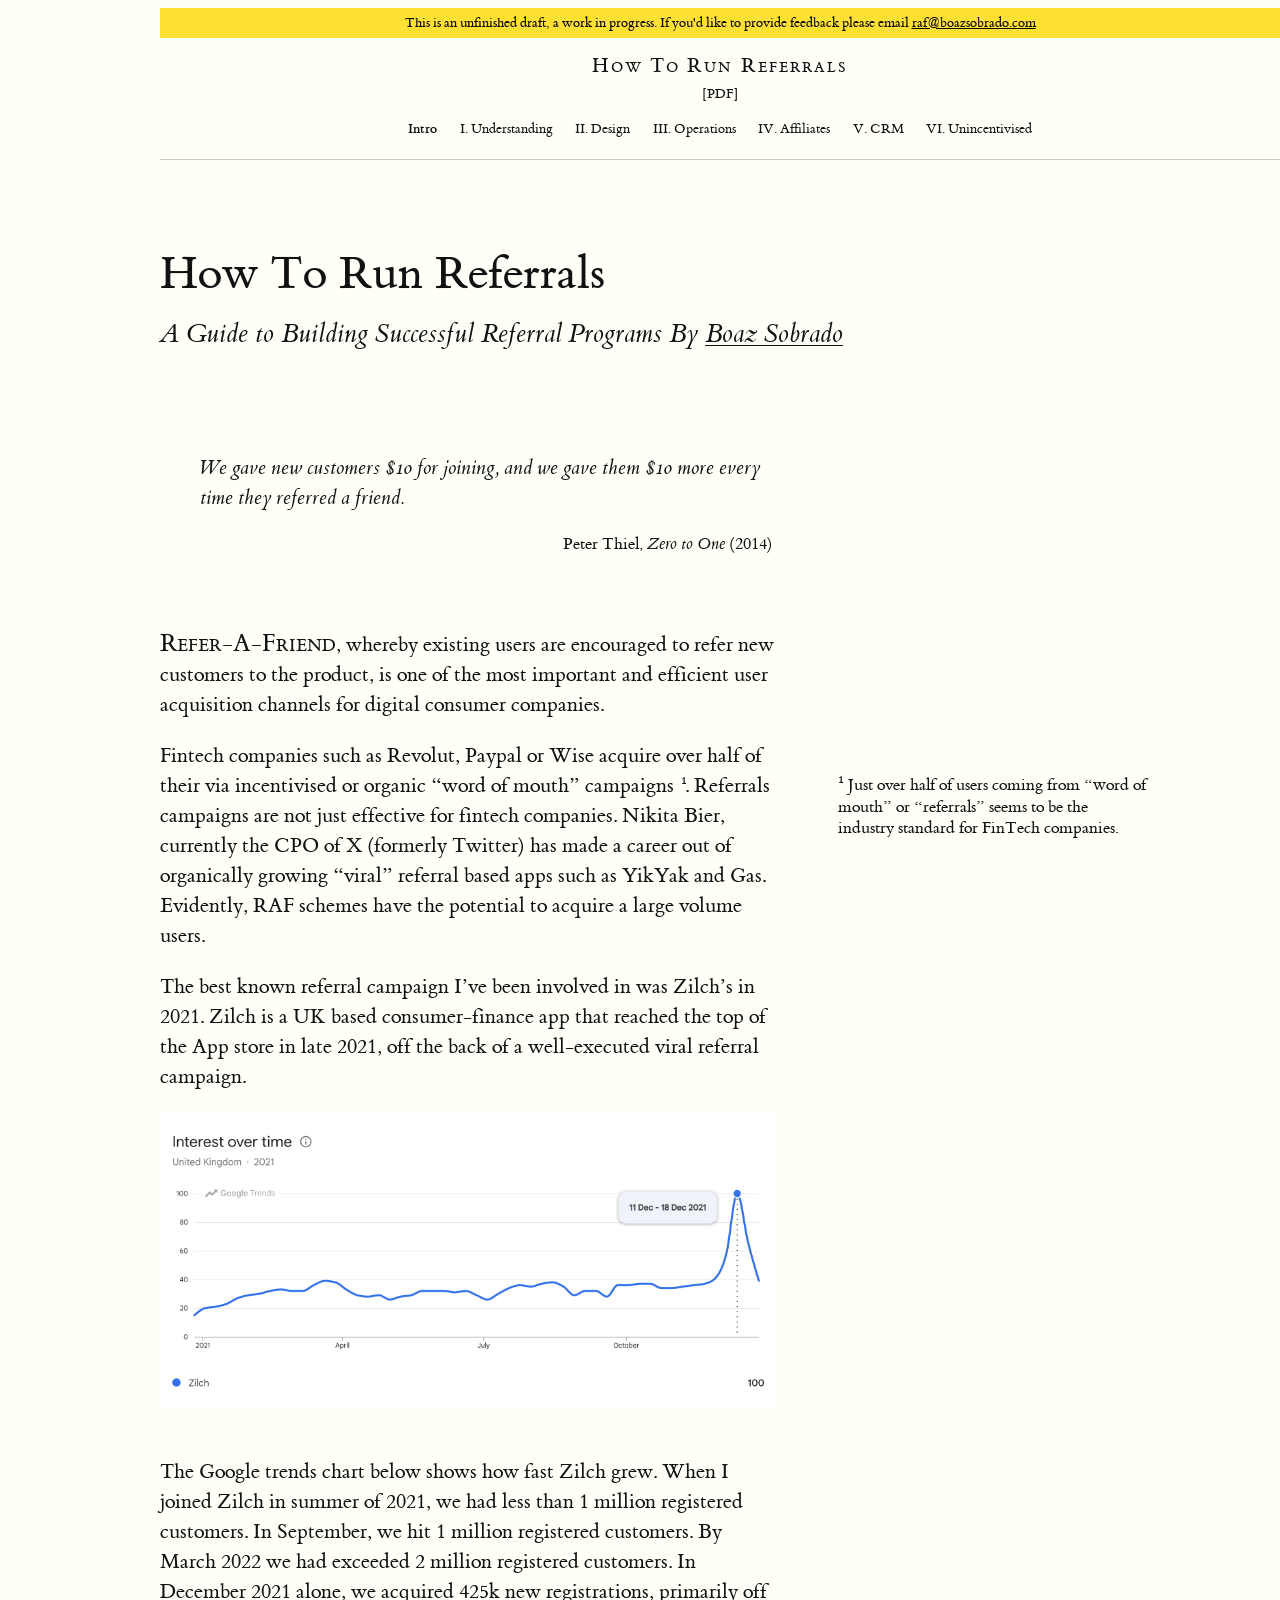
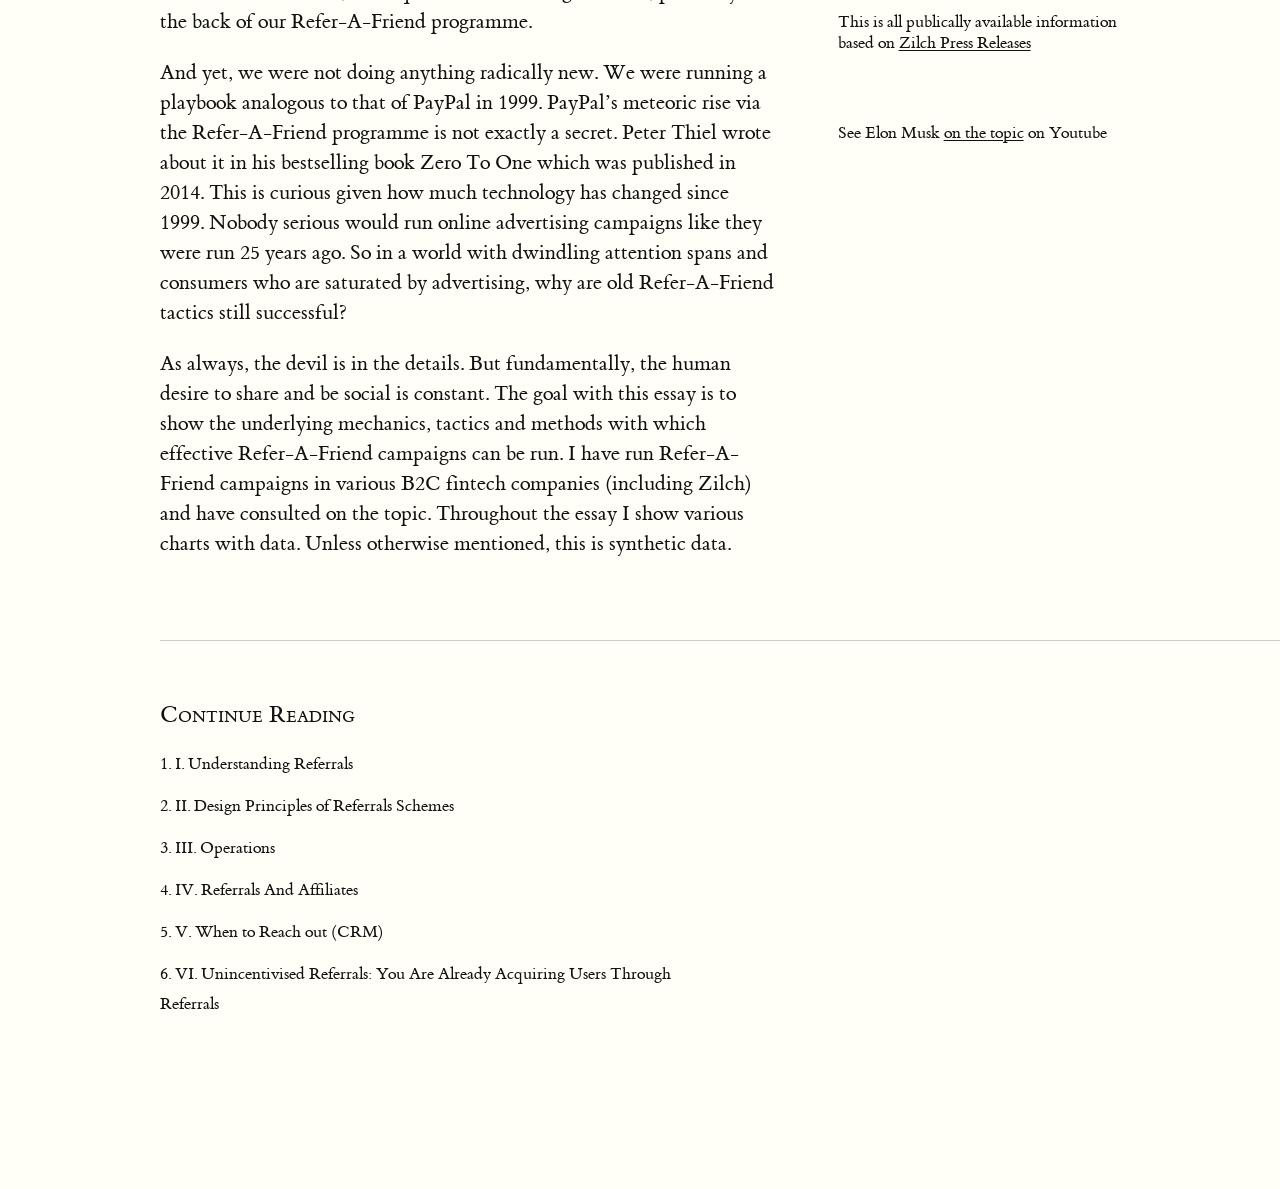
<file: docs/index.html>
<!DOCTYPE html>
<html lang="en">
<head>
    <meta charset="utf-8"/>
    <title>How To Run Referrals - How To Run Referrals</title>
    <link rel="stylesheet" href="tufte-css/tufte.css"/>
    <link rel="stylesheet" href="tufte-css/nav.css"/>
    <meta name="viewport" content="width=device-width, initial-scale=1">
</head>
<body>
    <div style="background-color: #ffe033; color: #000; text-align: center; padding: 0.5em 1em; font-size: 0.9em;">
        This is an unfinished draft, a work in progress. If you'd like to provide feedback please email <a href="mailto:raf@boazsobrado.com" style="color: #000; text-decoration: underline;">raf@boazsobrado.com</a>
    </div>
    <nav class="site-nav">
    <div class="nav-container">
        <a href="index.html" class="site-title">How To Run Referrals</a>
        <a href="refer_a_friend.pdf" class="pdf-link">[PDF]</a>
        <input type="checkbox" id="nav-toggle" class="nav-toggle">
        <label for="nav-toggle" class="nav-toggle-label"></label>
        <ul class="chapter-nav">
                        <li><a href="index.html" class="current">Intro</a></li>
            <li><a href="understanding-referrals.html">I. Understanding</a></li>
            <li><a href="design-principles.html">II. Design</a></li>
            <li><a href="operations.html">III. Operations</a></li>
            <li><a href="referrals-and-affiliates.html">IV. Affiliates</a></li>
            <li><a href="when-to-reach-out.html">V. CRM</a></li>
            <li><a href="unincentivised-referrals.html">VI. Unincentivised</a></li>
        </ul>
    </div>
</nav>
    <article>
        <h1>How To Run Referrals</h1>
        <p class="subtitle">A Guide to Building Successful Referral Programs By <a href="https://www.boazsobrado.com">Boaz Sobrado</a></p>
        <section>
<div class="epigraph">
<blockquote>
<p>
We gave new customers $10 for joining, and we gave them $10 more every
time they referred a friend.
</p>
<footer>
Peter Thiel, <cite>Zero to One</cite> (2014)
</footer>
</blockquote>
</div>
<p><span class="newthought">Refer-A-Friend</span>, whereby existing
users are encouraged to refer new customers to the product, is one of
the most important and efficient user acquisition channels for digital
consumer companies.</p>
<p>Fintech companies such as Revolut, Paypal or Wise acquire over half
of their via incentivised or organic “word of mouth” campaigns
<label for="sn-1" class="margin-toggle sidenote-number"></label><input type="checkbox" id="sn-1" class="margin-toggle"/><span
class="sidenote">Just over half of users coming from “word of mouth” or
“referrals” seems to be the industry standard for FinTech
companies.</span>. Referrals campaigns are not just effective for
fintech companies. Nikita Bier, currently the CPO of X (formerly
Twitter) has made a career out of organically growing “viral” referral
based apps such as YikYak and Gas. Evidently, RAF schemes have the
potential to acquire a large volume users.</p>
<p>The best known referral campaign I’ve been involved in was Zilch’s in
2021. Zilch is a UK based consumer-finance app that reached the top of
the App store in late 2021, off the back of a well-executed viral
referral campaign.</p>
<figure style="max-width: 55%;">
<img src="img/zilch_raf_gtrends.png" alt="Zilch's organic search interest in 2021 according to Google Trends">
</figure>
<p>The Google trends chart below shows how fast Zilch grew. When I
joined Zilch in summer of 2021, we had less than 1 million registered
customers. In September, we hit 1 million registered customers. By March
2022 we had exceeded 2 million registered customers. In December 2021
alone, we acquired 425k new registrations, primarily off the back of our
Refer-A-Friend
programme<label for="mn-2" class="margin-toggle">⊕</label><input type="checkbox" id="mn-2" class="margin-toggle"/><span
class="marginnote">This is all publically available information based on
<a href="https://www.zilch.com/news/zilch-continues-unprecedented-fintech-disruption-reaching-2-million-users-in-record-time/">Zilch
Press Releases</a></span>.</p>
<p>And yet, we were not doing anything radically new. We were running a
playbook analogous to that of PayPal in 1999. PayPal’s meteoric rise via
the Refer-A-Friend programme is not exactly a
secret.<label for="mn-1" class="margin-toggle">⊕</label><input type="checkbox" id="mn-1" class="margin-toggle"/><span
class="marginnote">See Elon Musk
<a href="https://www.youtube.com/watch?v=vDwzmJpI4io&t=680s
">on the topic</a> on Youtube</span> Peter Thiel wrote about it in his
bestselling book Zero To One which was published in 2014. This is
curious given how much technology has changed since 1999. Nobody serious
would run online advertising campaigns like they were run 25 years ago.
So in a world with dwindling attention spans and consumers who are
saturated by advertising, why are old Refer-A-Friend tactics still
successful?</p>
<p>As always, the devil is in the details. But fundamentally, the human
desire to share and be social is constant. The goal with this essay is
to show the underlying mechanics, tactics and methods with which
effective Refer-A-Friend campaigns can be run. I have run Refer-A-Friend
campaigns in various B2C fintech companies (including Zilch) and have
consulted on the topic. Throughout the essay I show various charts with
data. Unless otherwise mentioned, this is synthetic data.</p>

</section>
        <section class="chapter-toc">
        <h2>Continue Reading</h2>
        <ol>
                        <li><a href="understanding-referrals.html">I. Understanding Referrals</a></li>
            <li><a href="design-principles.html">II. Design Principles of Referrals Schemes</a></li>
            <li><a href="operations.html">III. Operations</a></li>
            <li><a href="referrals-and-affiliates.html">IV. Referrals And Affiliates</a></li>
            <li><a href="when-to-reach-out.html">V. When to Reach out (CRM)</a></li>
            <li><a href="unincentivised-referrals.html">VI. Unincentivised Referrals: You Are Already Acquiring Users Through Referrals</a></li>
        </ol>
    </section>
    </article>
</body>
</html>
</file>
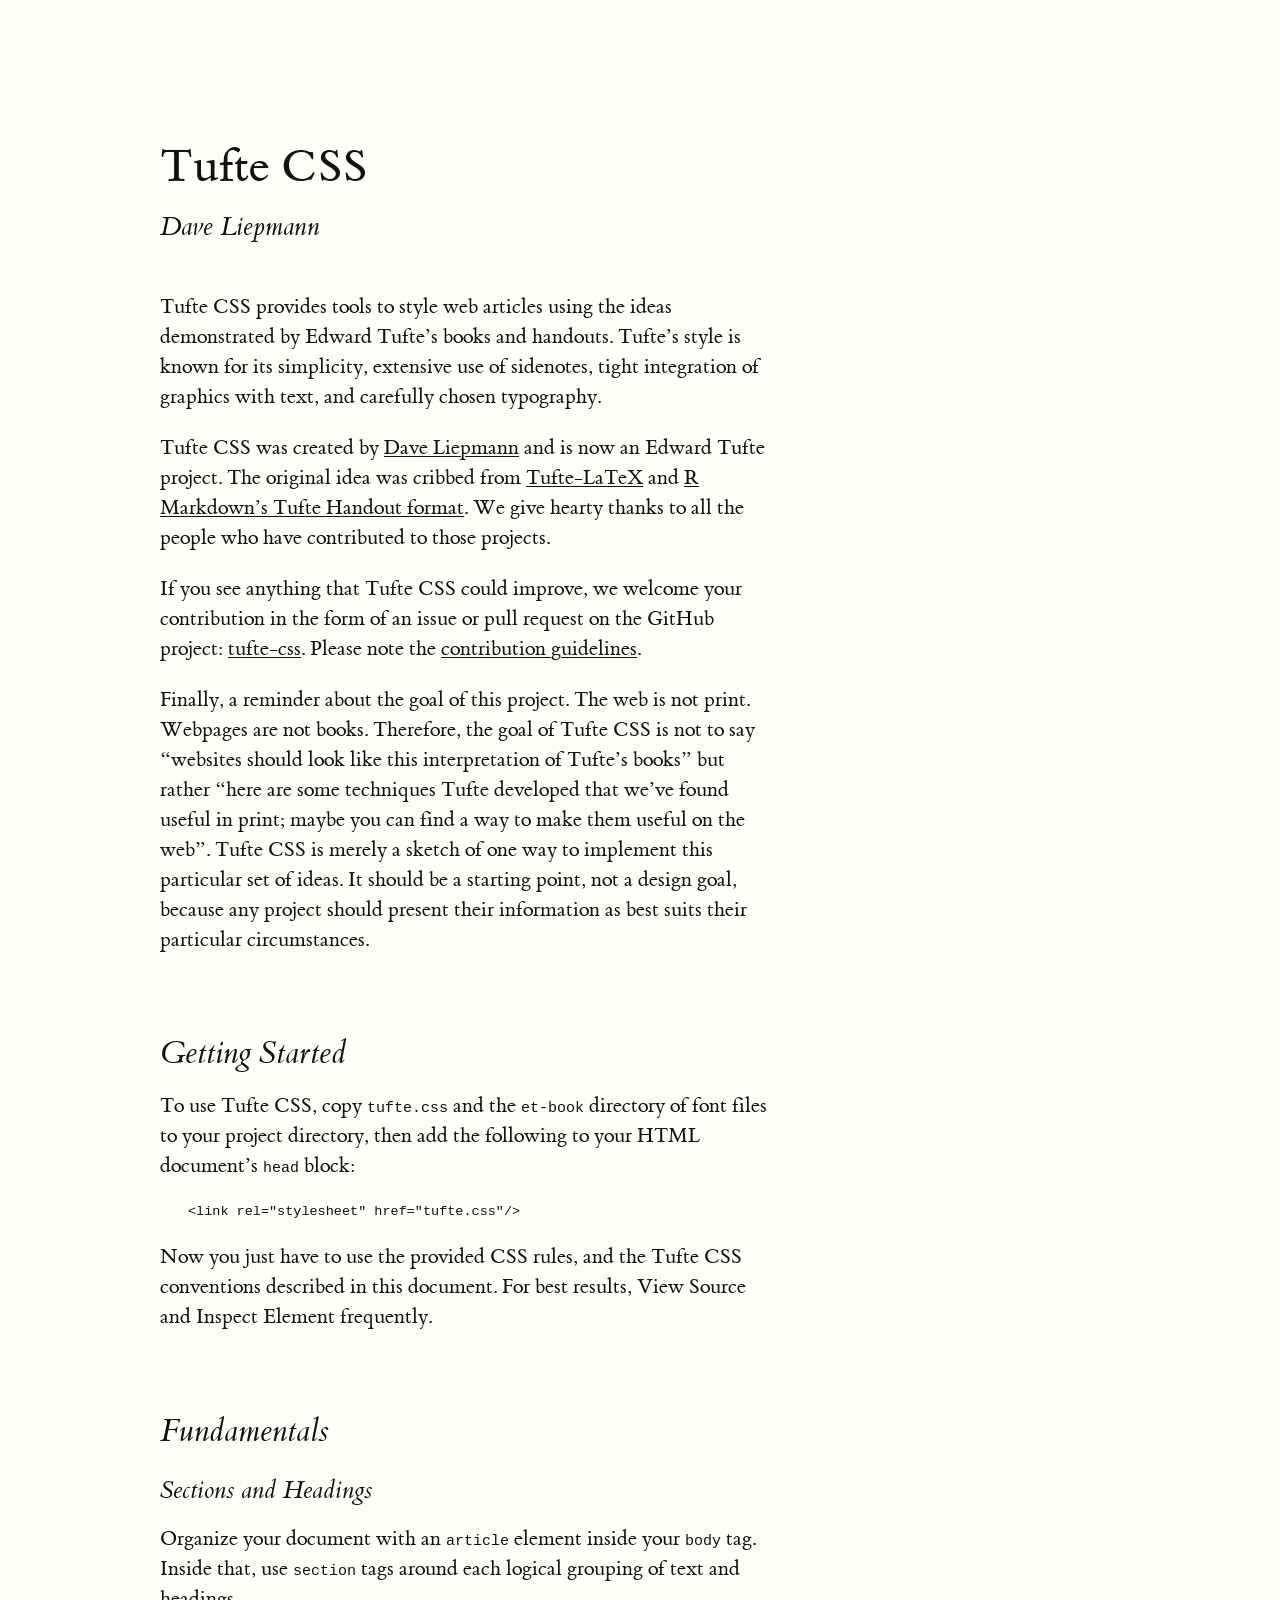
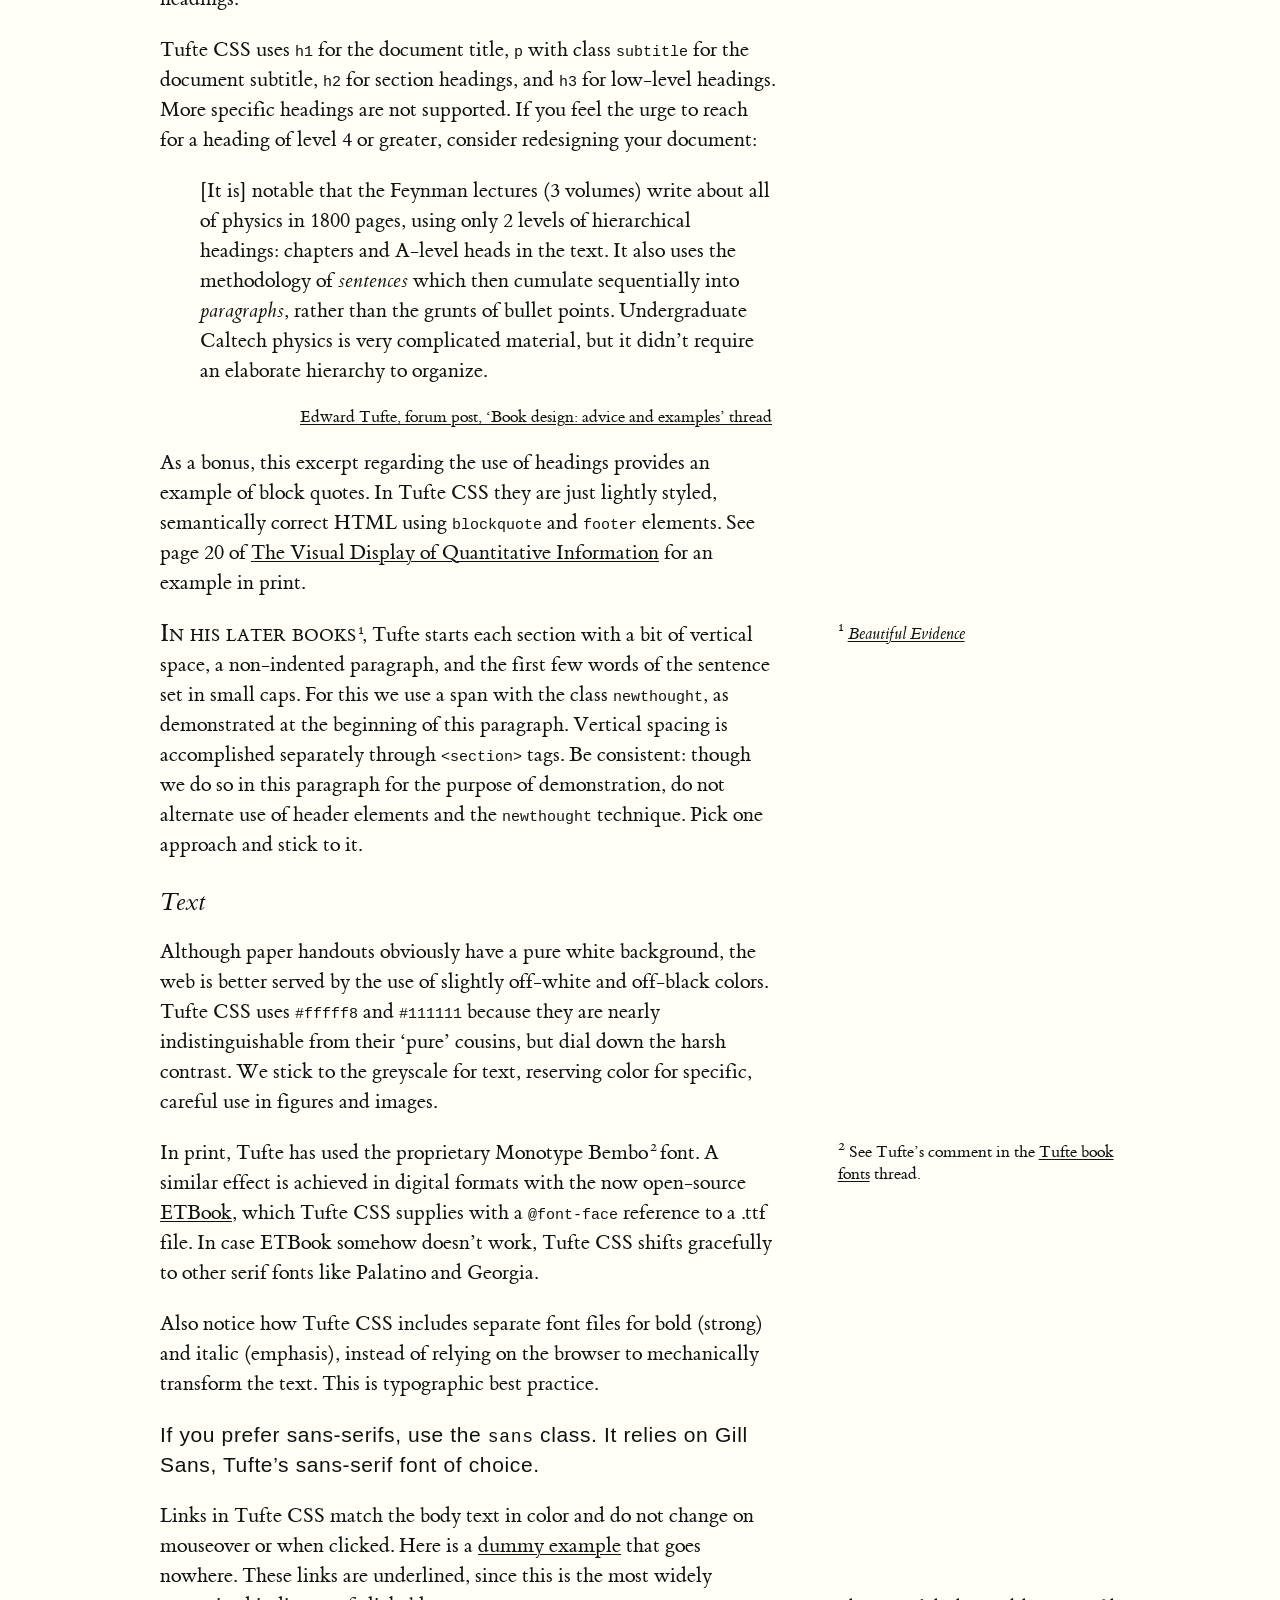
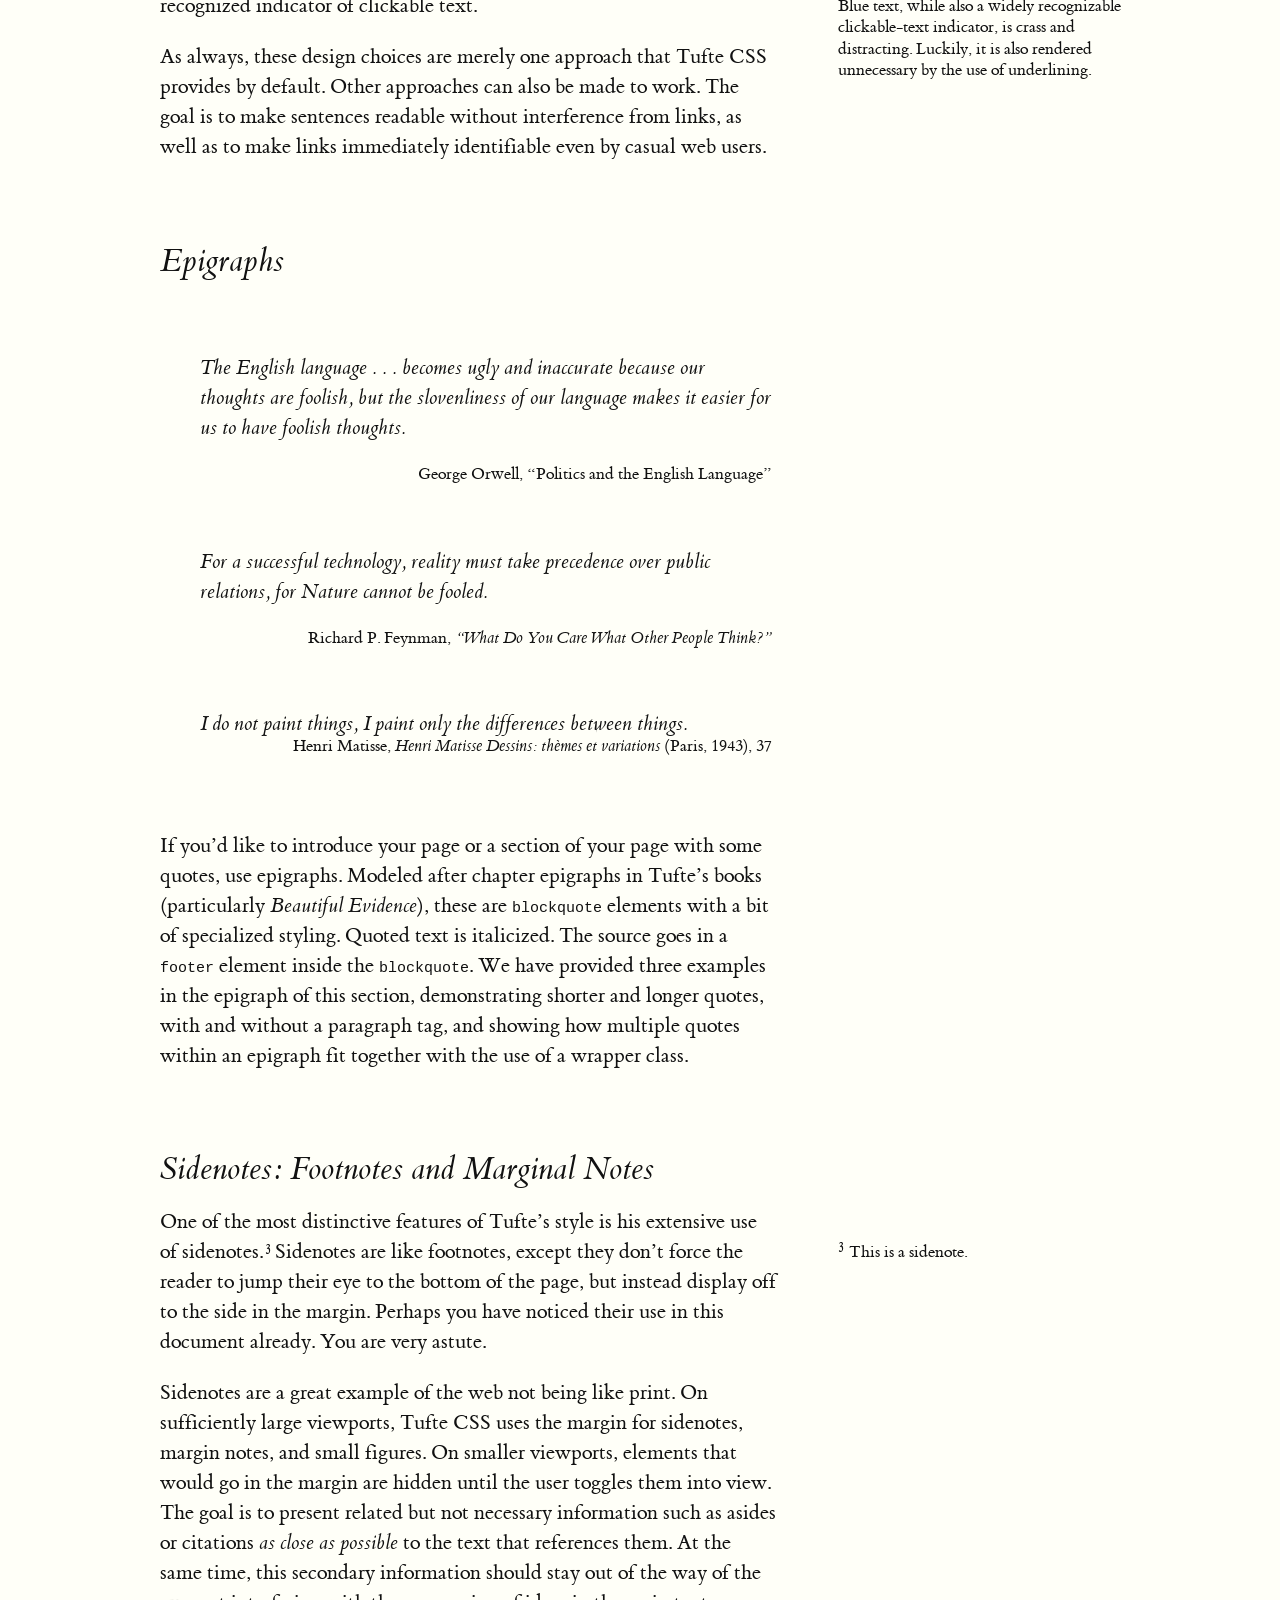
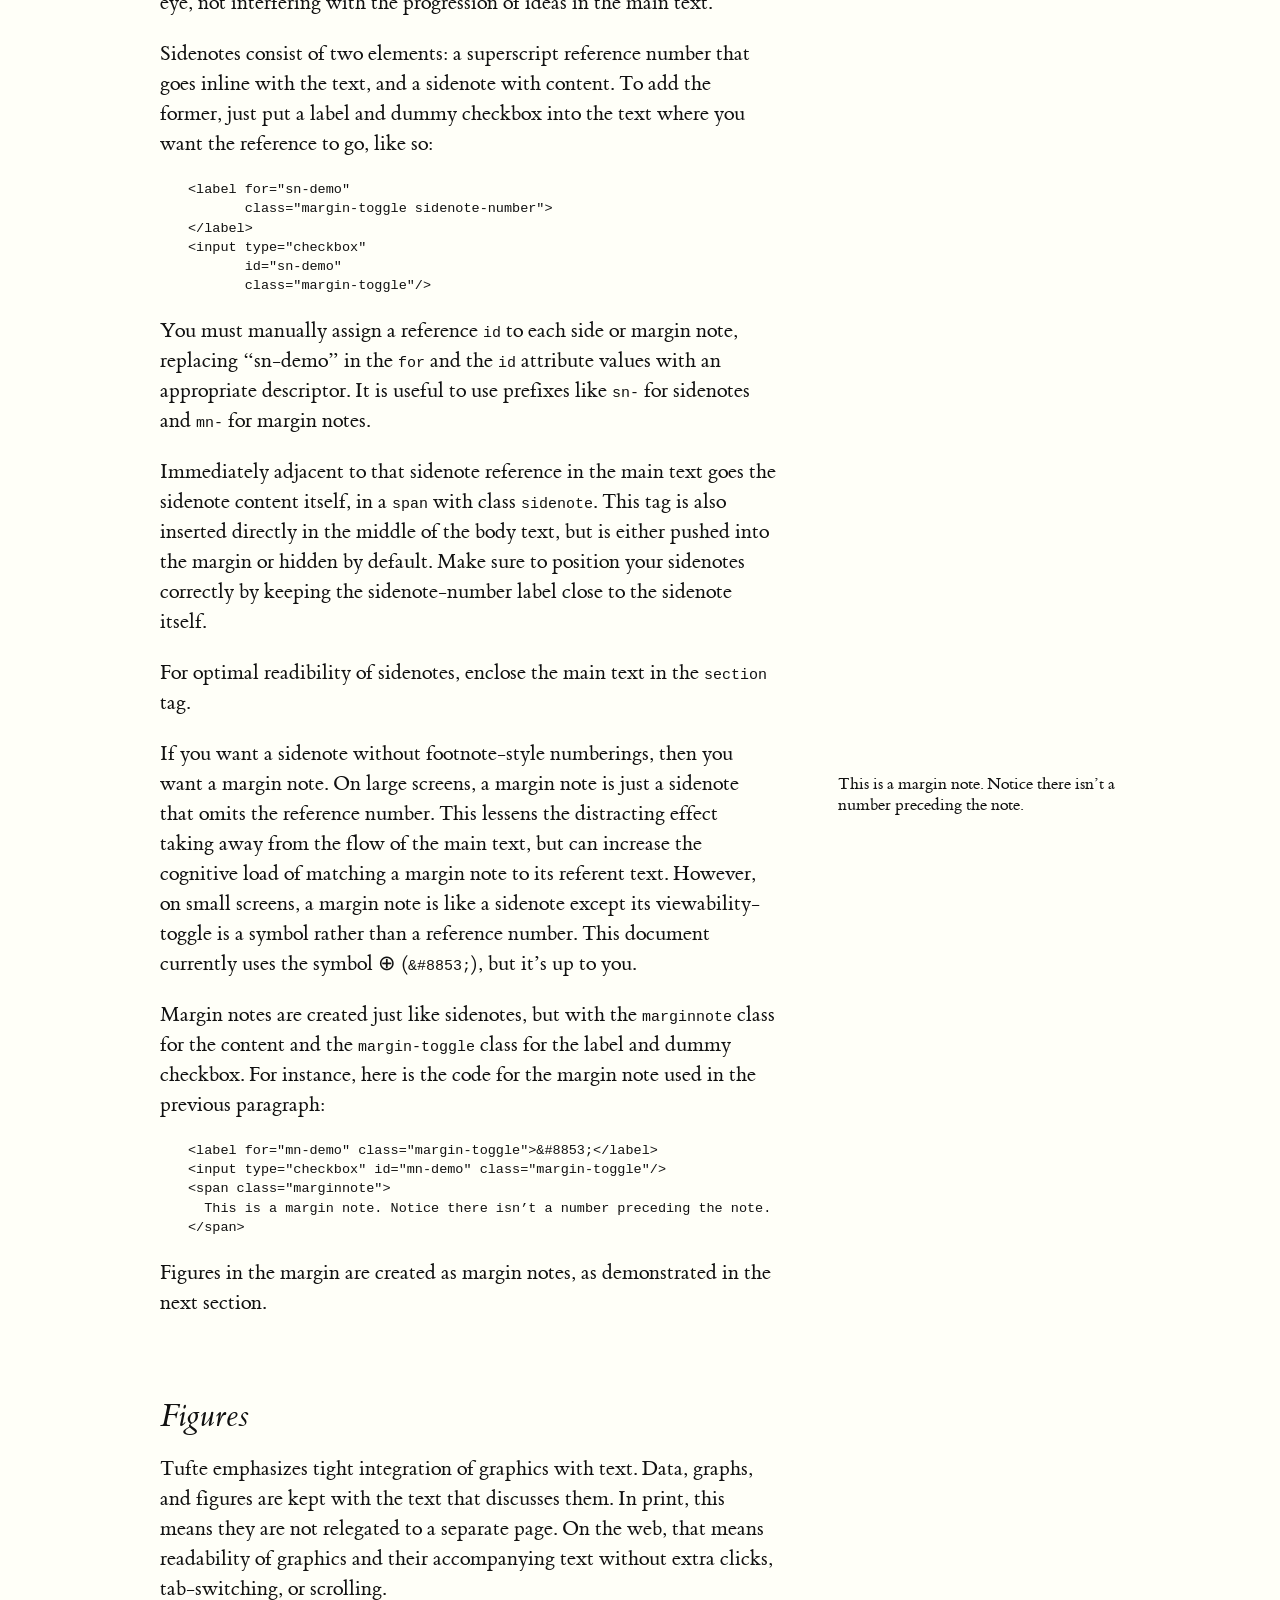
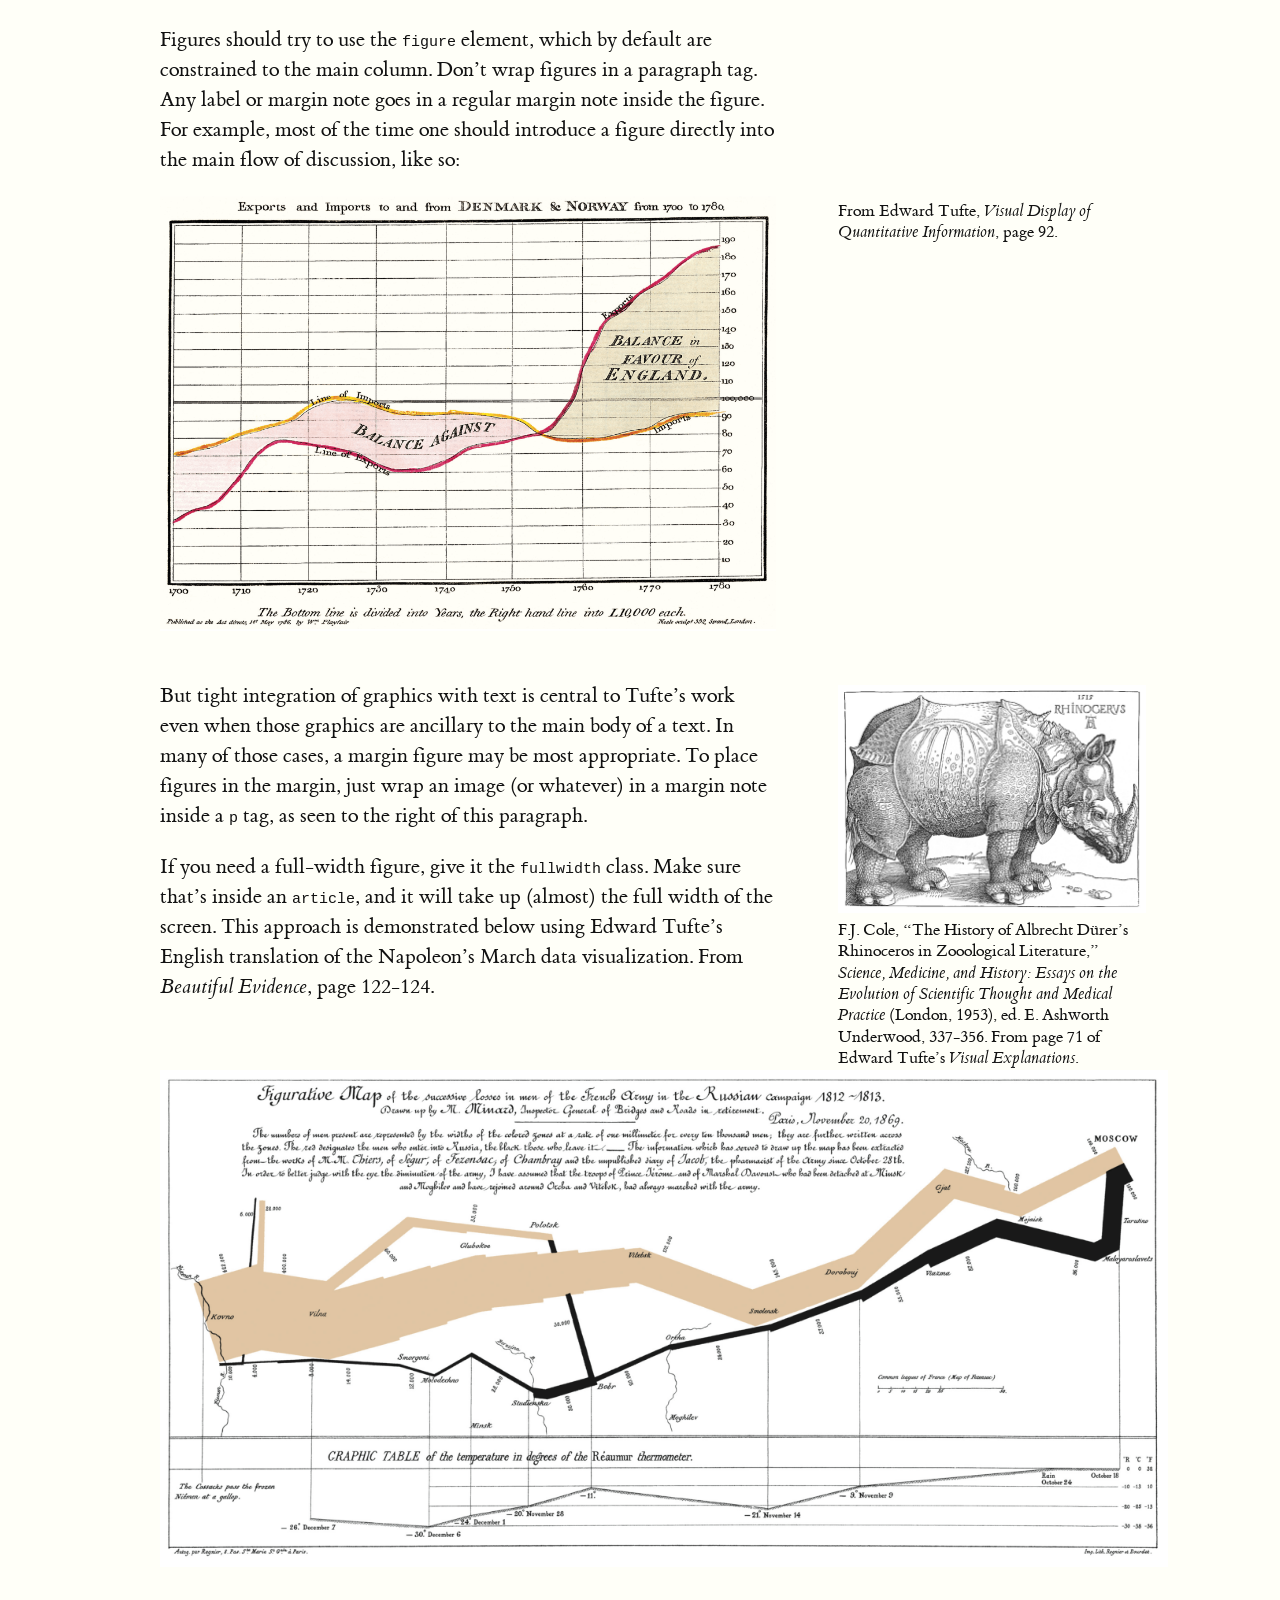
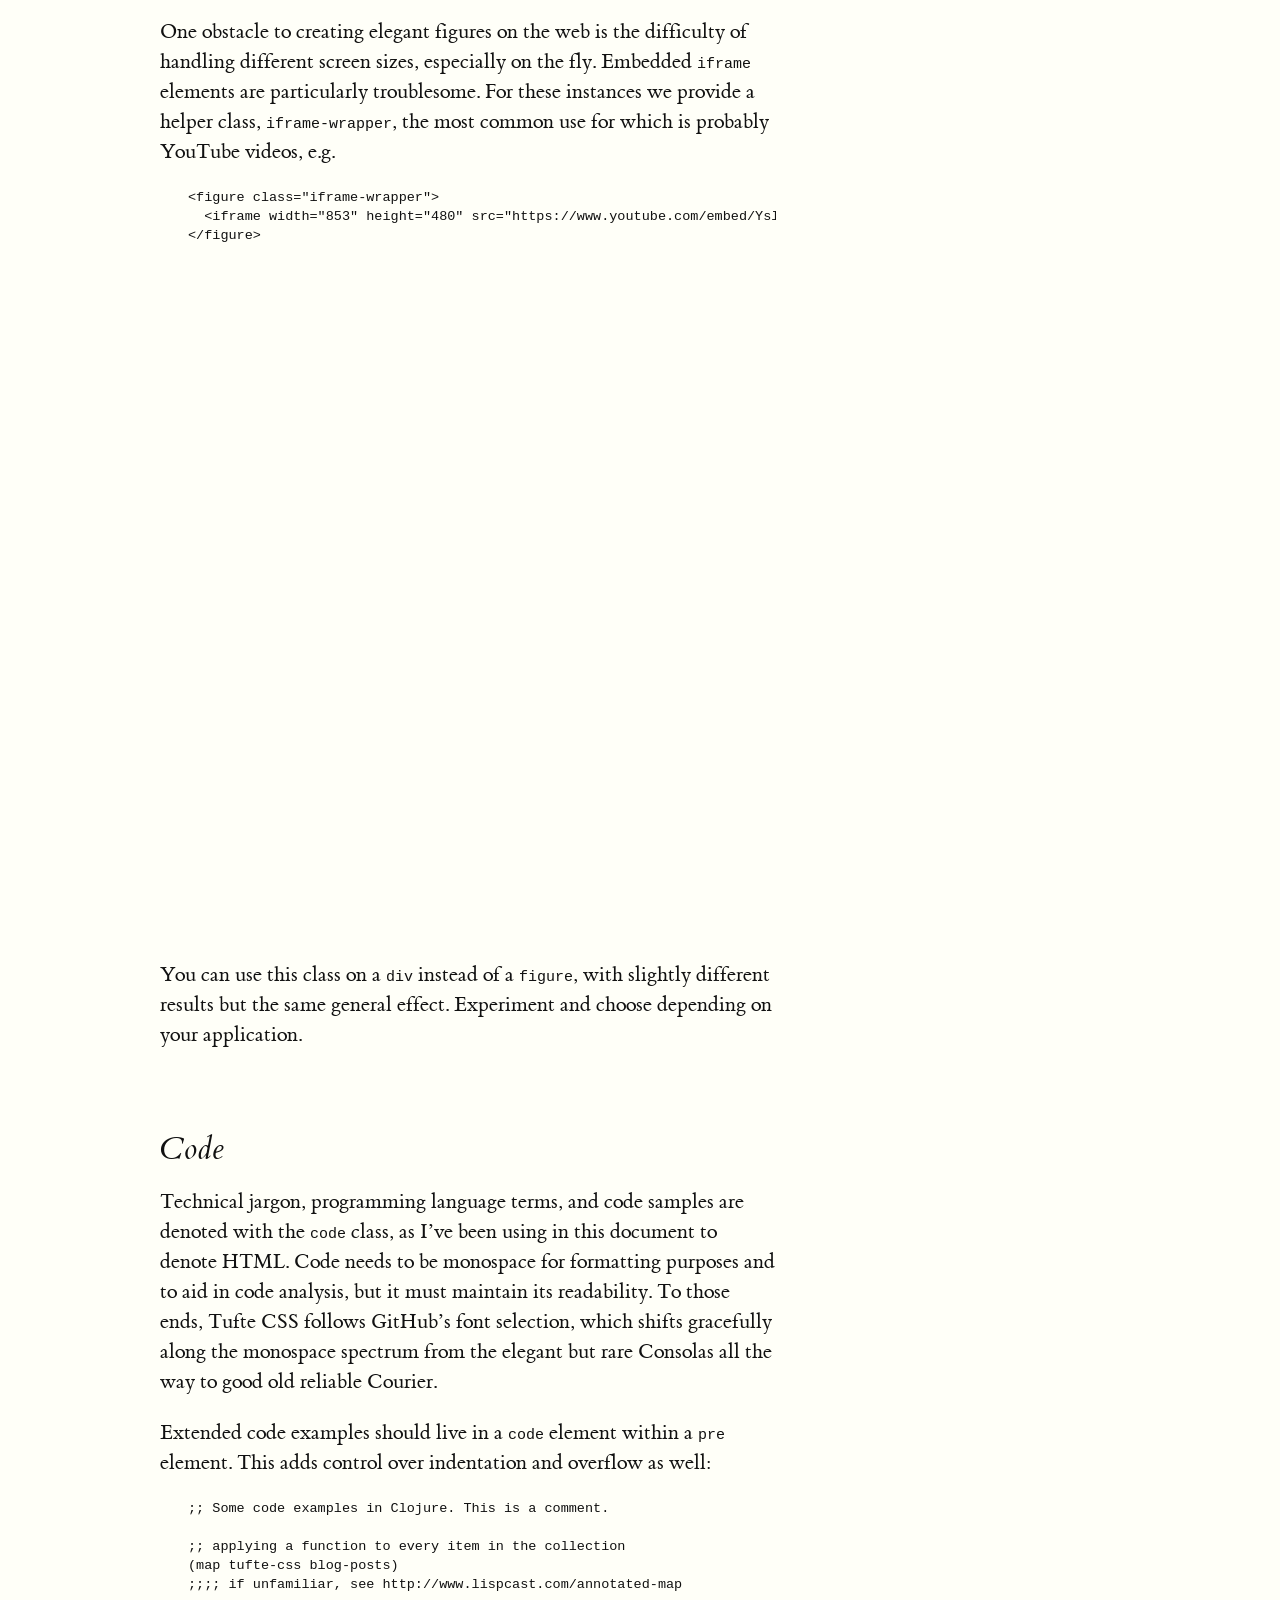
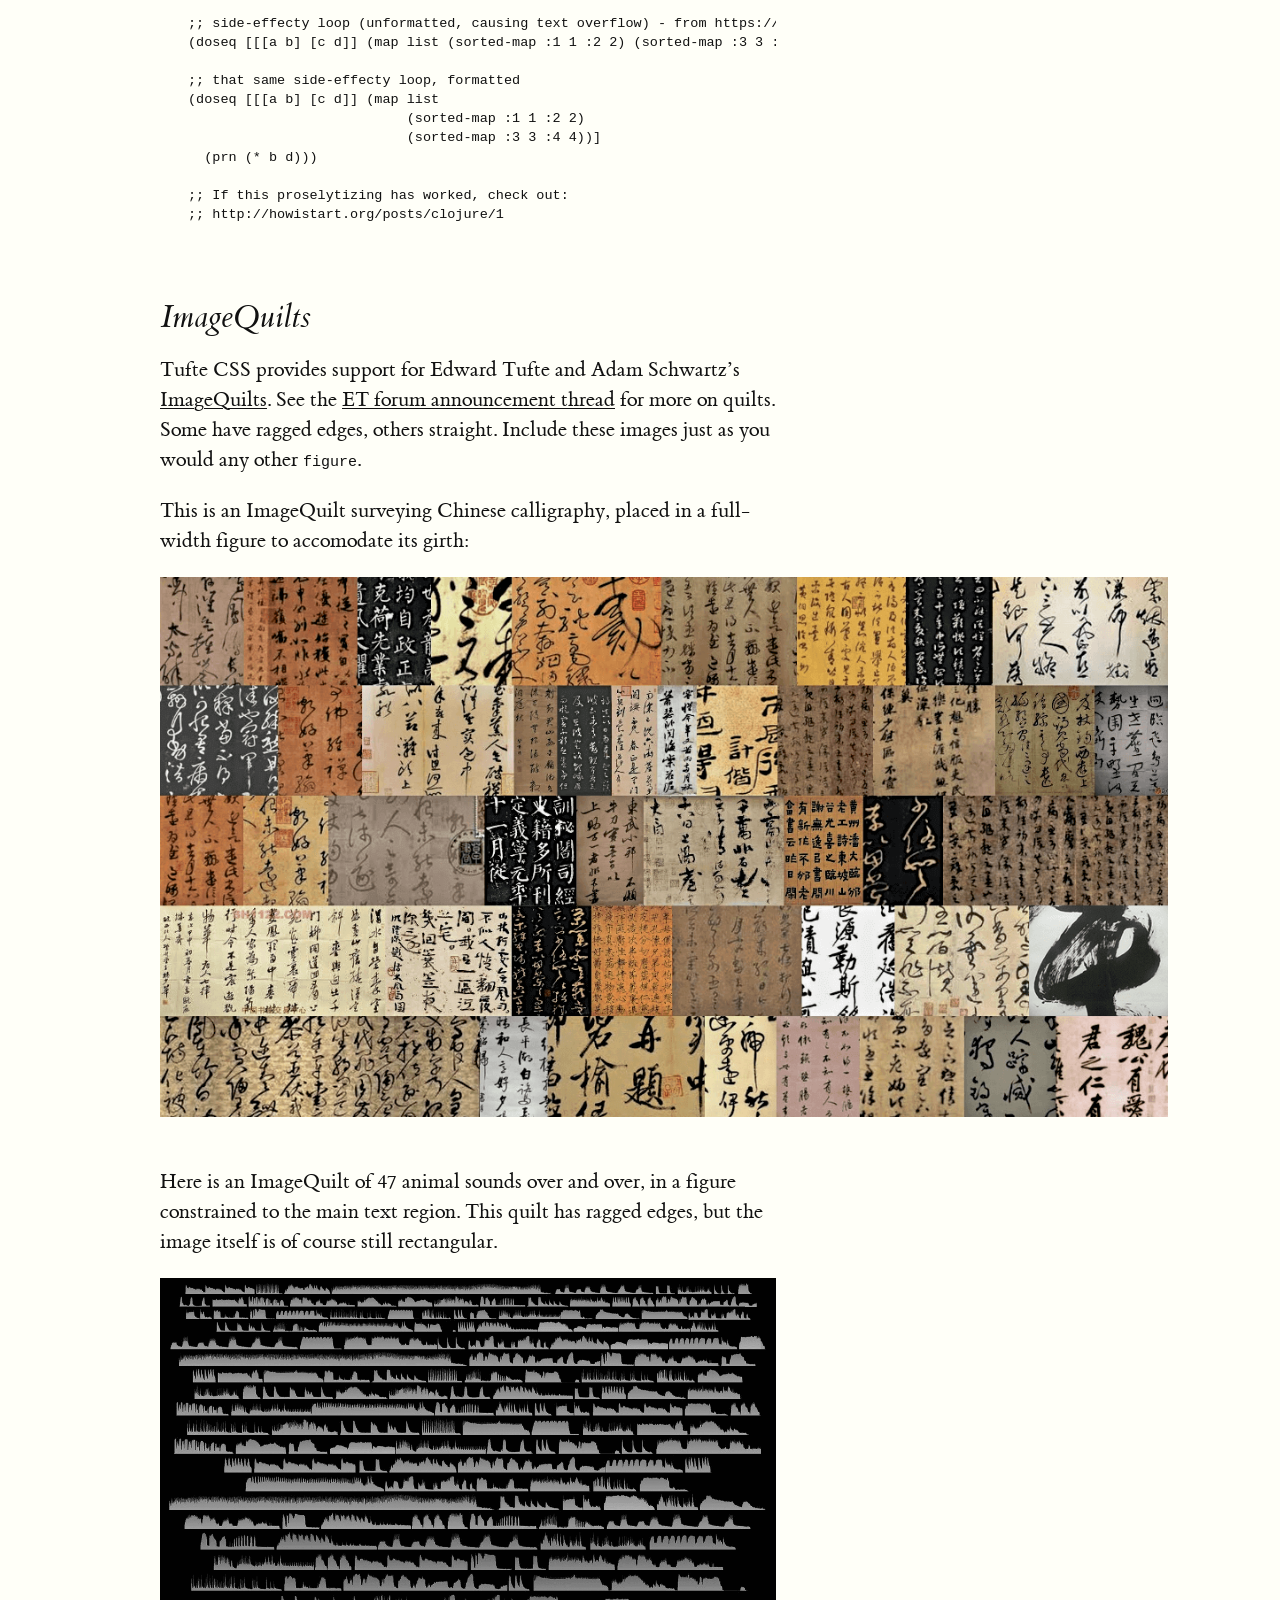
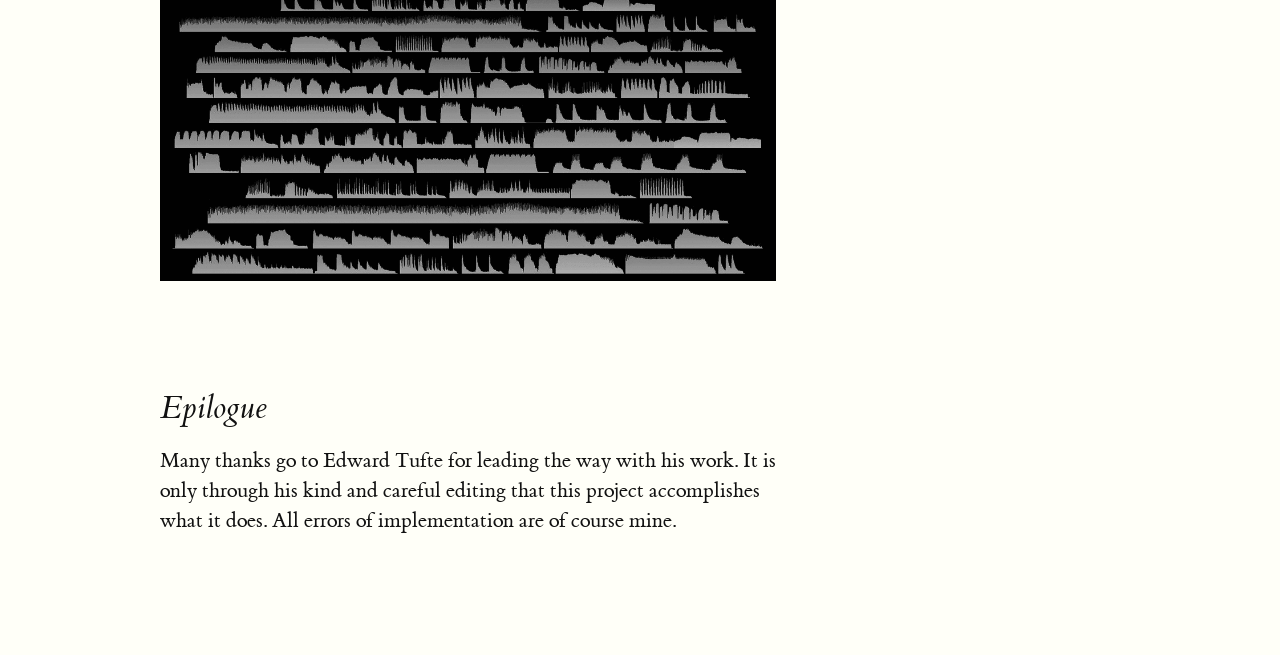
<file: tufte-css/index.html>
<!DOCTYPE html>
<html lang="en">
  <head>
    <meta charset="utf-8"/>
    <title>Tufte CSS</title>
    <link rel="stylesheet" href="tufte.css"/>
    <meta name="viewport" content="width=device-width, initial-scale=1">
  </head>

  <body>
    <article>
      <h1 id="tufte-css">Tufte CSS</h1>
      <p class="subtitle">Dave Liepmann</p>
      <section>
        <p>Tufte CSS provides tools to style web articles using the ideas demonstrated by Edward Tufte’s books and handouts. Tufte’s style is known for its simplicity, extensive use of sidenotes, tight integration of graphics with text, and carefully chosen typography.</p>
        <p>Tufte CSS was created by <a href="http://www.daveliepmann.com">Dave Liepmann</a> and is now an Edward Tufte project. The original idea was cribbed from <a href="https://tufte-latex.github.io/tufte-latex/">Tufte-LaTeX</a> and <a href="http://rmarkdown.rstudio.com/tufte_handout_format.html">R Markdown’s Tufte Handout format</a>. We give hearty thanks to all the people who have contributed to those projects.</p>
        <p>If you see anything that Tufte CSS could improve, we welcome your contribution in the form of an issue or pull request on the GitHub project: <a href="https://github.com/edwardtufte/tufte-css">tufte-css</a>. Please note the <a href="https://github.com/edwardtufte/tufte-css#contributing">contribution guidelines</a>.</p>
        <p>Finally, a reminder about the goal of this project. The web is not print. Webpages are not books. Therefore, the goal of Tufte CSS is not to say “websites should look like this interpretation of Tufte’s books” but rather “here are some techniques Tufte developed that we’ve found useful in print; maybe you can find a way to make them useful on the web”. Tufte CSS is merely a sketch of one way to implement this particular set of ideas. It should be a starting point, not a design goal, because any project should present their information as best suits their particular circumstances.</p>
      </section>

      <section>
        <h2 id="getting-started">Getting Started</h2>
        <p>To use Tufte CSS, copy <code>tufte.css</code> and the <code>et-book</code> directory of font files to your project directory, then add the following to your HTML document’s <code>head</code> block:</p>

        <pre><code>&lt;link rel="stylesheet" href="tufte.css"/&gt;</code></pre>

        <p>Now you just have to use the provided CSS rules, and the Tufte CSS conventions described in this document. For best results, View Source and Inspect Element frequently.</p>
      </section>

      <section>
        <h2 id="fundamentals">Fundamentals</h2>
        <h3 id="fundamentals--sections-and-headers">Sections and Headings</h3>
        <p>Organize your document with an <code>article</code> element inside your <code>body</code> tag. Inside that, use <code>section</code> tags around each logical grouping of text and headings.</p>
        <p>Tufte CSS uses <code>h1</code> for the document title, <code>p</code> with class <code>subtitle</code> for the document subtitle, <code>h2</code> for section headings, and <code>h3</code> for low-level headings. More specific headings are not supported. If you feel the urge to reach for a heading of level 4 or greater, consider redesigning your document:</p>
        <blockquote cite="http://www.edwardtufte.com/bboard/q-and-a-fetch-msg?msg_id=0000hB">
          <p>[It is] notable that the Feynman lectures (3 volumes) write about all of physics in 1800 pages, using only 2 levels of hierarchical headings: chapters and A-level heads in the text. It also uses the methodology of <em>sentences</em> which then cumulate sequentially into <em>paragraphs</em>, rather than the grunts of bullet points. Undergraduate Caltech physics is very complicated material, but it didn’t require an elaborate hierarchy to organize.</p>
          <footer><a href="http://www.edwardtufte.com/bboard/q-and-a-fetch-msg?msg_id=0000hB">Edward Tufte, forum post, ‘Book design: advice and examples’ thread</a></footer>
        </blockquote>
        <p>As a bonus, this excerpt regarding the use of headings provides an example of block quotes. In Tufte CSS they are just lightly styled, semantically correct HTML using <code>blockquote</code> and <code>footer</code> elements. See page 20 of <a href="https://www.edwardtufte.com/tufte/books_vdqi">The Visual Display of Quantitative Information</a> for an example in print.</p>
        <p><span class="newthought">In his later books<label for="sn-in-his-later-books" class="margin-toggle sidenote-number"></label></span><input type="checkbox" id="sn-in-his-later-books" class="margin-toggle"/><span class="sidenote"><a href="http://www.edwardtufte.com/tufte/books_be"><em>Beautiful Evidence</em></a></span>, Tufte starts each section with a bit of vertical space, a non-indented paragraph, and the first few words of the sentence set in small caps. For this we use a span with the class <code>newthought</code>, as demonstrated at the beginning of this paragraph. Vertical spacing is accomplished separately through <code>&lt;section&gt;</code> tags. Be consistent: though we do so in this paragraph for the purpose of demonstration, do not alternate use of header elements and the <code>newthought</code> technique. Pick one approach and stick to it.</p>

        <h3 id="fundamentals--text">Text</h3>
        <p>Although paper handouts obviously have a pure white background, the web is better served by the use of slightly off-white and off-black colors. Tufte CSS uses <code>#fffff8</code> and <code>#111111</code> because they are nearly indistinguishable from their ‘pure’ cousins, but dial down the harsh contrast. We stick to the greyscale for text, reserving color for specific, careful use in figures and images.</p>
        <p>In print, Tufte has used the proprietary Monotype Bembo<label for="sn-proprietary-monotype-bembo" class="margin-toggle sidenote-number"></label><input type="checkbox" id="sn-proprietary-monotype-bembo" class="margin-toggle"/><span class="sidenote">See Tufte’s comment in the <a href="http://www.edwardtufte.com/bboard/q-and-a-fetch-msg?msg_id=0000Vt">Tufte book fonts</a> thread.</span> font. A similar effect is achieved in digital formats with the now open-source <a href="https://github.com/edwardtufte/et-book">ETBook</a>, which Tufte CSS supplies with a <code>@font-face</code> reference to a .ttf file. In case ETBook somehow doesn’t work, Tufte CSS shifts gracefully to other serif fonts like Palatino and Georgia.</p>
        <p>Also notice how Tufte CSS includes separate font files for bold (strong) and italic (emphasis), instead of relying on the browser to mechanically transform the text. This is typographic best practice.</p>
        <p class="sans">If you prefer sans-serifs, use the <code>sans</code> class. It relies on Gill Sans, Tufte’s sans-serif font of choice.</p>
        <p>Links in Tufte CSS match the body text in color and do not change on mouseover or when clicked. Here is a <a href="#">dummy example</a> that goes nowhere. These links are underlined, since this is the most widely recognized indicator of clickable text. <label for="mn-blue-links" class="margin-toggle">&#8853;</label><input type="checkbox" id="mn-blue-links" class="margin-toggle"/><span class="marginnote">Blue text, while also a widely recognizable clickable-text indicator, is crass and distracting. Luckily, it is also rendered unnecessary by the use of underlining.</span>
        <p>As always, these design choices are merely one approach that Tufte CSS provides by default. Other approaches can also be made to work. The goal is to make sentences readable without interference from links, as well as to make links immediately identifiable even by casual web users.</p>
      </section>

      <section>
        <h2 id="epigraphs">Epigraphs</h2>
        <div class="epigraph">
          <blockquote>
            <p>The English language . . . becomes ugly and inaccurate because our thoughts are foolish, but the slovenliness of our language makes it easier for us to have foolish thoughts.</p>
            <footer>George Orwell, “Politics and the English Language”</footer>
          </blockquote>
          <blockquote>
            <p>For a successful technology, reality must take precedence over public relations, for Nature cannot be fooled.</p>
            <footer>Richard P. Feynman, <cite>“What Do You Care What Other People Think?”</cite></footer>
          </blockquote>
          <blockquote>I do not paint things, I paint only the differences between things.<footer>Henri Matisse, <cite>Henri Matisse Dessins: thèmes et variations</cite> (Paris, 1943), 37</footer></blockquote>
        </div>
        <p>If you’d like to introduce your page or a section of your page with some quotes, use epigraphs. Modeled after chapter epigraphs in Tufte’s books (particularly <em>Beautiful Evidence</em>), these are <code>blockquote</code> elements with a bit of specialized styling. Quoted text is italicized. The source goes in a <code>footer</code> element inside the <code>blockquote</code>. We have provided three examples in the epigraph of this section, demonstrating shorter and longer quotes, with and without a paragraph tag, and showing how multiple quotes within an epigraph fit together with the use of a wrapper class.</p>
      </section>

      <section>
        <h2 id="sidenotes">Sidenotes: Footnotes and Marginal Notes</h2>
        <p>One of the most distinctive features of Tufte’s style is his extensive use of sidenotes.<label for="sn-extensive-use-of-sidenotes" class="margin-toggle sidenote-number"></label><input type="checkbox" id="sn-extensive-use-of-sidenotes" class="margin-toggle"/><span class="sidenote">This is a sidenote.</span> Sidenotes are like footnotes, except they don’t force the reader to jump their eye to the bottom of the page, but instead display off to the side in the margin. Perhaps you have noticed their use in this document already. You are very astute.</p>
        <p>Sidenotes are a great example of the web not being like print. On sufficiently large viewports, Tufte CSS uses the margin for sidenotes, margin notes, and small figures. On smaller viewports, elements that would go in the margin are hidden until the user toggles them into view. The goal is to present related but not necessary information such as asides or citations <em>as close as possible</em> to the text that references them. At the same time, this secondary information should stay out of the way of the eye, not interfering with the progression of ideas in the main text.</p>
        <p>Sidenotes consist of two elements: a superscript reference number that goes inline with the text, and a sidenote with content. To add the former, just put a label and dummy checkbox into the text where you want the reference to go, like so:</p>
        <pre><code>&lt;label for="sn-demo"
       class="margin-toggle sidenote-number"&gt;
&lt;/label&gt;
&lt;input type="checkbox"
       id="sn-demo"
       class="margin-toggle"/&gt;</code></pre>
        <p>You must manually assign a reference <code>id</code> to each side or margin note, replacing “sn-demo” in the <code>for</code> and the <code>id</code> attribute values with an appropriate descriptor. It is useful to use prefixes like <code>sn-</code> for sidenotes and <code>mn-</code> for margin notes.</p>
        <p>Immediately adjacent to that sidenote reference in the main text goes the sidenote content itself, in a <code>span</code> with class <code>sidenote</code>. This tag is also inserted directly in the middle of the body text, but is either pushed into the margin or hidden by default. Make sure to position your sidenotes correctly by keeping the sidenote-number label close to the sidenote itself.</p>
        <p>For optimal readibility of sidenotes, enclose the main text in the <code>section</code> tag.</p>
        <p>If you want a sidenote without footnote-style numberings, then you want a margin note.
          <label for="mn-demo" class="margin-toggle">&#8853;</label>
          <input type="checkbox" id="mn-demo" class="margin-toggle"/>
          <span class="marginnote">
            This is a margin note. Notice there isn’t a number preceding the note.
          </span> On large screens, a margin note is just a sidenote that omits the reference number. This lessens the distracting effect taking away from the flow of the main text, but can increase the cognitive load of matching a margin note to its referent text. However, on small screens, a margin note is like a sidenote except its viewability-toggle is a symbol rather than a reference number. This document currently uses the symbol &#8853; (<code>&amp;#8853;</code>), but it’s up to you.</p>
        <p>Margin notes are created just like sidenotes, but with the <code>marginnote</code> class for the content and the <code>margin-toggle</code> class for the label and dummy checkbox. For instance, here is the code for the margin note used in the previous paragraph:</p>
        <pre><code>&lt;label for="mn-demo" class="margin-toggle"&gt;&amp;#8853;&lt;/label&gt;
&lt;input type="checkbox" id="mn-demo" class="margin-toggle"/&gt;
&lt;span class="marginnote"&gt;
  This is a margin note. Notice there isn’t a number preceding the note.
&lt;/span&gt;</code></pre>
        <p>Figures in the margin are created as margin notes, as demonstrated in the next section.</p>
      </section>

      <section>
        <h2 id="figures">Figures</h2>
        <p>Tufte emphasizes tight integration of graphics with text. Data, graphs, and figures are kept with the text that discusses them. In print, this means they are not relegated to a separate page. On the web, that means readability of graphics and their accompanying text without extra clicks, tab-switching, or scrolling.</p>
        <p>Figures should try to use the <code>figure</code> element, which by default are constrained to the main column. Don’t wrap figures in a paragraph tag. Any label or margin note goes in a regular margin note inside the figure. For example, most of the time one should introduce a figure directly into the main flow of discussion, like so:</p>
        <figure>
          <label for="mn-exports-imports" class="margin-toggle">&#8853;</label><input type="checkbox" id="mn-exports-imports" class="margin-toggle"/><span class="marginnote">From Edward Tufte, <em>Visual Display of Quantitative Information</em>, page 92.</span>
          <img src="img/exports-imports.png" alt="Exports and Imports to and from Denmark & Norway from 1700 to 1780" />
        </figure>

        <p><label for="mn-figure-1" class="margin-toggle">&#8853;</label><input type="checkbox" id="mn-figure-1" class="margin-toggle"/><span class="marginnote"><img src="img/rhino.png" alt="Image of a Rhinoceros"/>F.J. Cole, “The History of Albrecht Dürer’s Rhinoceros in Zooological Literature,” <em>Science, Medicine, and History: Essays on the Evolution of Scientific Thought and Medical Practice</em> (London, 1953), ed. E. Ashworth Underwood, 337-356. From page 71 of Edward Tufte’s <em>Visual Explanations</em>.</span> But tight integration of graphics with text is central to Tufte’s work even when those graphics are ancillary to the main body of a text. In many of those cases, a margin figure may be most appropriate. To place figures in the margin, just wrap an image (or whatever) in a margin note inside a <code>p</code> tag, as seen to the right of this paragraph.</p>
        <p>If you need a full-width figure, give it the <code>fullwidth</code> class. Make sure that’s inside an <code>article</code>, and it will take up (almost) the full width of the screen. This approach is demonstrated below using Edward Tufte’s English translation of the Napoleon’s March data visualization. From <em>Beautiful Evidence</em>, page 122-124.</p>
        <figure class="fullwidth">
          <img src="img/napoleons-march.png" alt="Figurative map of the successive losses of the French Army in the Russian campaign, 1812-1813" />
        </figure>
        <p>One obstacle to creating elegant figures on the web is the difficulty of handling different screen sizes, especially on the fly. Embedded <code>iframe</code> elements are particularly troublesome. For these instances we provide a helper class, <code>iframe-wrapper</code>, the most common use for which is probably YouTube videos, e.g.</p>
        <pre><code>&lt;figure class="iframe-wrapper"&gt;
  &lt;iframe width="853" height="480" src="https://www.youtube.com/embed/YslQ2625TR4" frameborder="0" allowfullscreen&gt;&lt;/iframe&gt;
&lt;/figure&gt;</code></pre>
        <figure class="iframe-wrapper">
          <iframe width="853" height="480" src="https://www.youtube.com/embed/YslQ2625TR4" frameborder="0" allowfullscreen></iframe>
        </figure>
        <p>You can use this class on a <code>div</code> instead of a <code>figure</code>, with slightly different results but the same general effect. Experiment and choose depending on your application.</p>
      </section>

      <section>
        <h2 id="code">Code</h2>
        <p>Technical jargon, programming language terms, and code samples are denoted with the <code>code</code> class, as I’ve been using in this document to denote HTML. Code needs to be monospace for formatting purposes and to aid in code analysis, but it must maintain its readability. To those ends, Tufte CSS follows GitHub’s font selection, which shifts gracefully along the monospace spectrum from the elegant but rare Consolas all the way to good old reliable Courier.</p>
        <p>Extended code examples should live in a <code>code</code> element within a <code>pre</code> element. This adds control over indentation and overflow as well:</p>
        <pre><code>;; Some code examples in Clojure. This is a comment.

;; applying a function to every item in the collection
(map tufte-css blog-posts)
;;;; if unfamiliar, see http://www.lispcast.com/annotated-map

;; side-effecty loop (unformatted, causing text overflow) - from https://clojuredocs.org/clojure.core/doseq
(doseq [[[a b] [c d]] (map list (sorted-map :1 1 :2 2) (sorted-map :3 3 :4 4))] (prn (* b d)))

;; that same side-effecty loop, formatted
(doseq [[[a b] [c d]] (map list
                           (sorted-map :1 1 :2 2)
                           (sorted-map :3 3 :4 4))]
  (prn (* b d)))

;; If this proselytizing has worked, check out:
;; http://howistart.org/posts/clojure/1</code></pre>
      </section>

      <section>
        <h2 id="imagequilts">ImageQuilts</h2>
        <p>Tufte CSS provides support for Edward Tufte and Adam Schwartz’s <a href="http://imagequilts.com/">ImageQuilts</a>. See the <a href="http://www.edwardtufte.com/bboard/q-and-a-fetch-msg?msg_id=0003wk">ET forum announcement thread</a> for more on quilts. Some have ragged edges, others straight. Include these images just as you would any other <code>figure</code>.</p>
        <p>This is an ImageQuilt surveying Chinese calligraphy, placed in a full-width figure to accomodate its girth:</p>
        <figure class="fullwidth"><img src="img/imagequilt-chinese-calligraphy.png" alt="Image of Chinese Calligraphy"/></figure>
        <p>Here is an ImageQuilt of 47 animal sounds over and over, in a figure constrained to the main text region. This quilt has ragged edges, but the image itself is of course still rectangular.</p>
        <figure><img src="img/imagequilt-animal-sounds.png" alt="Image of animal sounds"/></figure>
      </section>

      <section>
        <h2 id="epilogue">Epilogue</h2>
        <p>Many thanks go to Edward Tufte for leading the way with his work. It is only through his kind and careful editing that this project accomplishes what it does. All errors of implementation are of course mine.</p>
      </section>
    </article>
  </body>
</html>
</file>
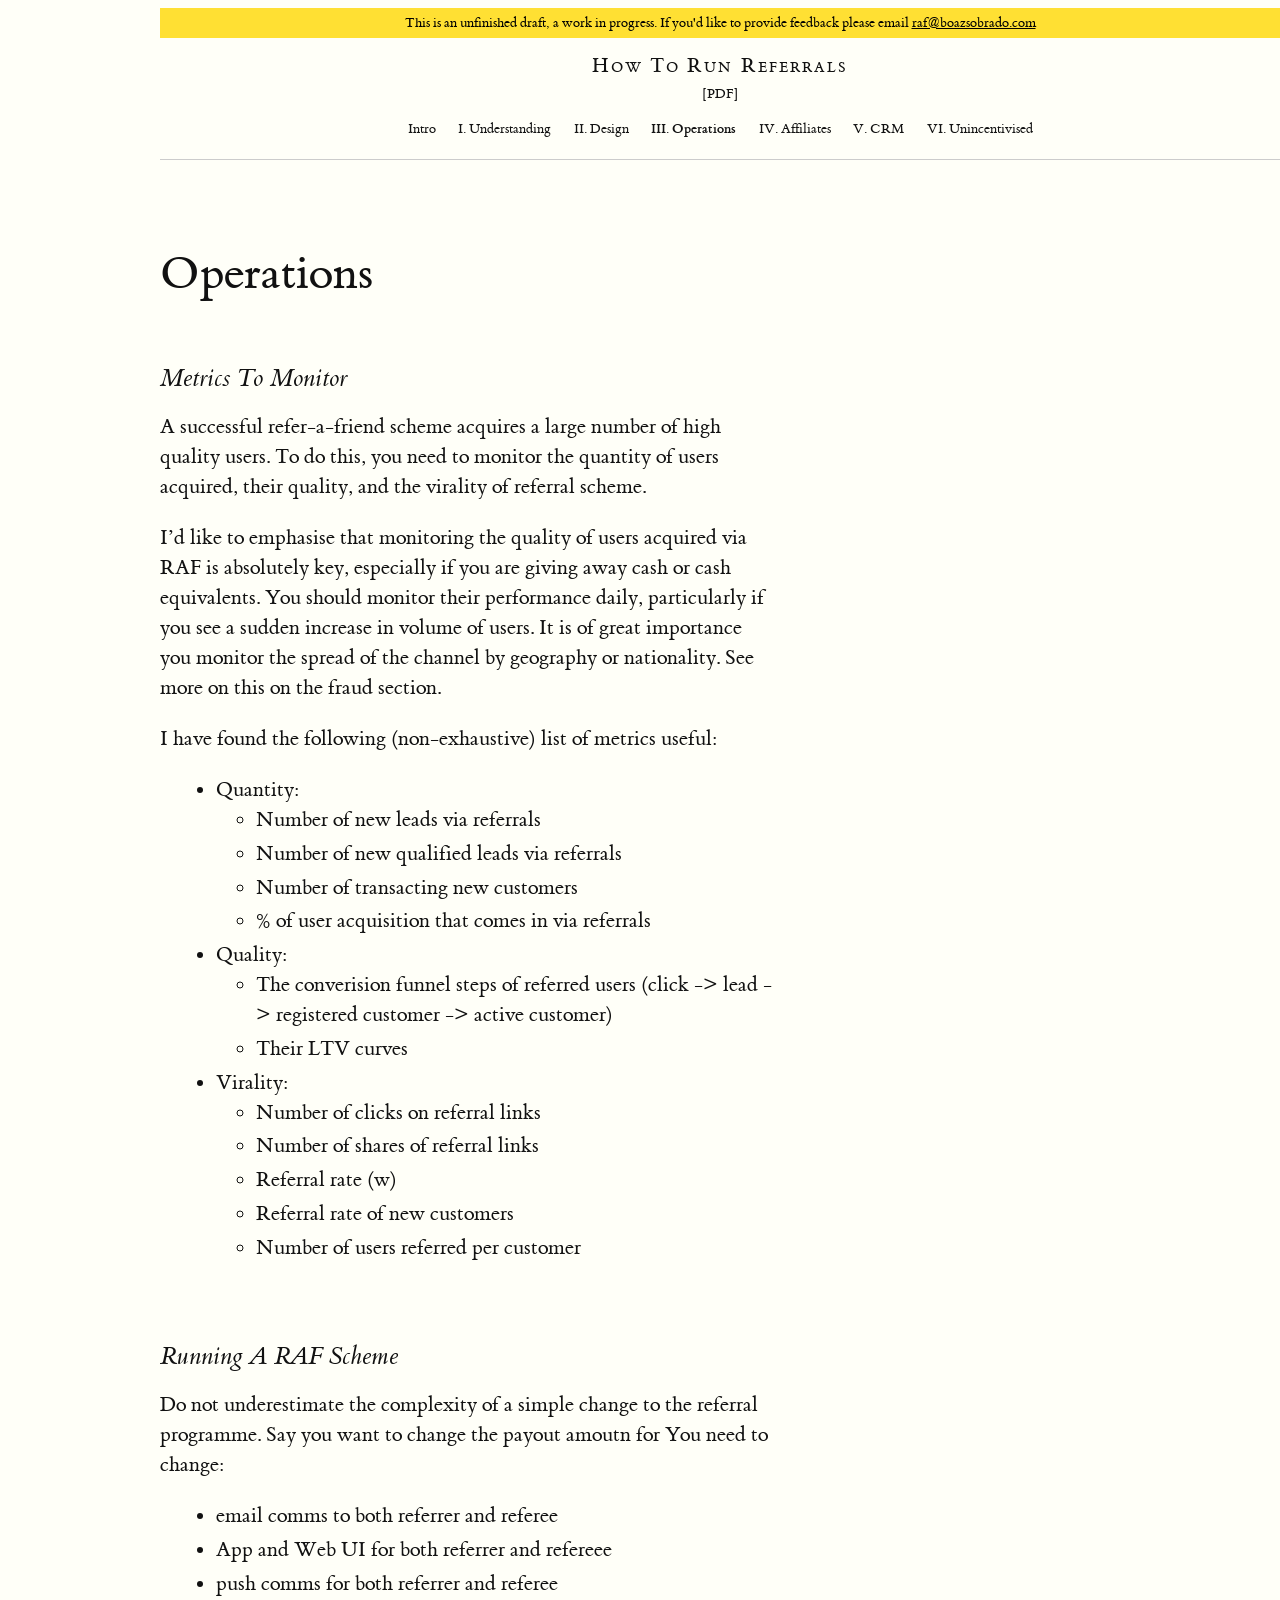
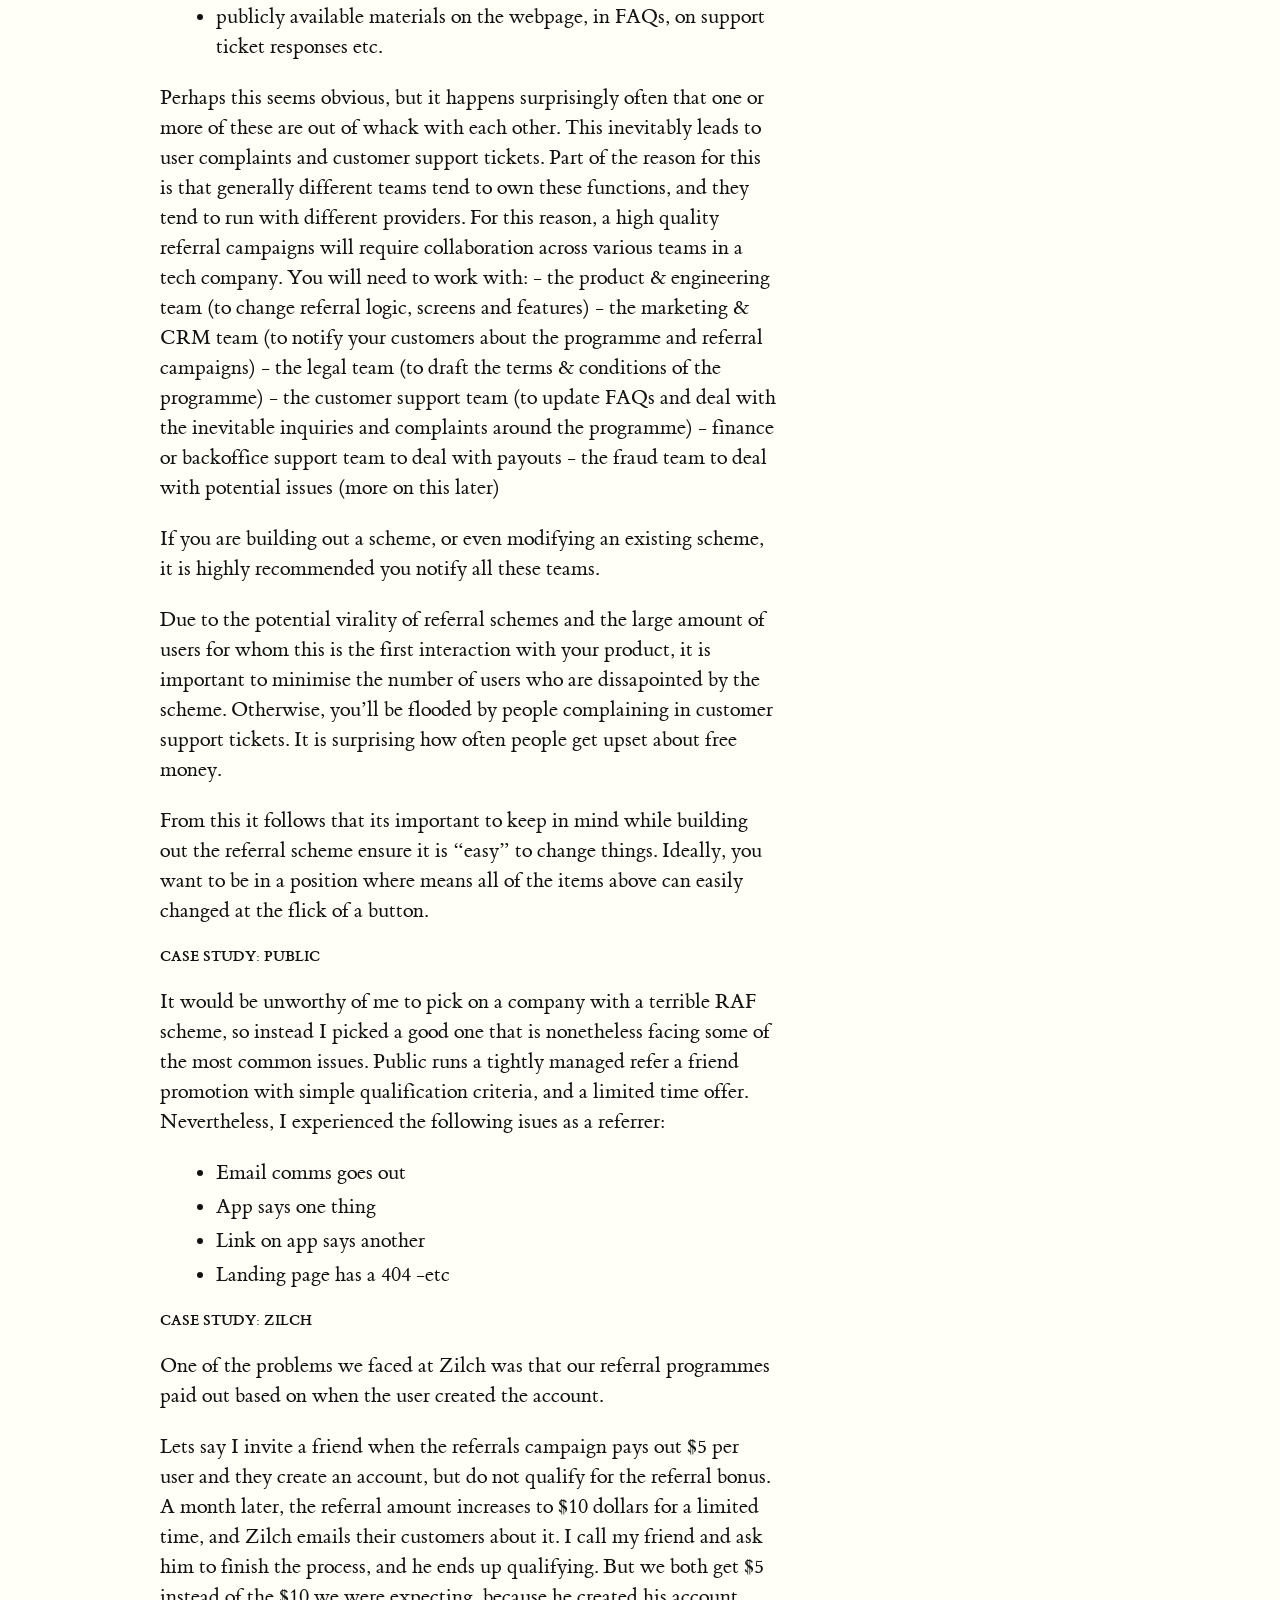
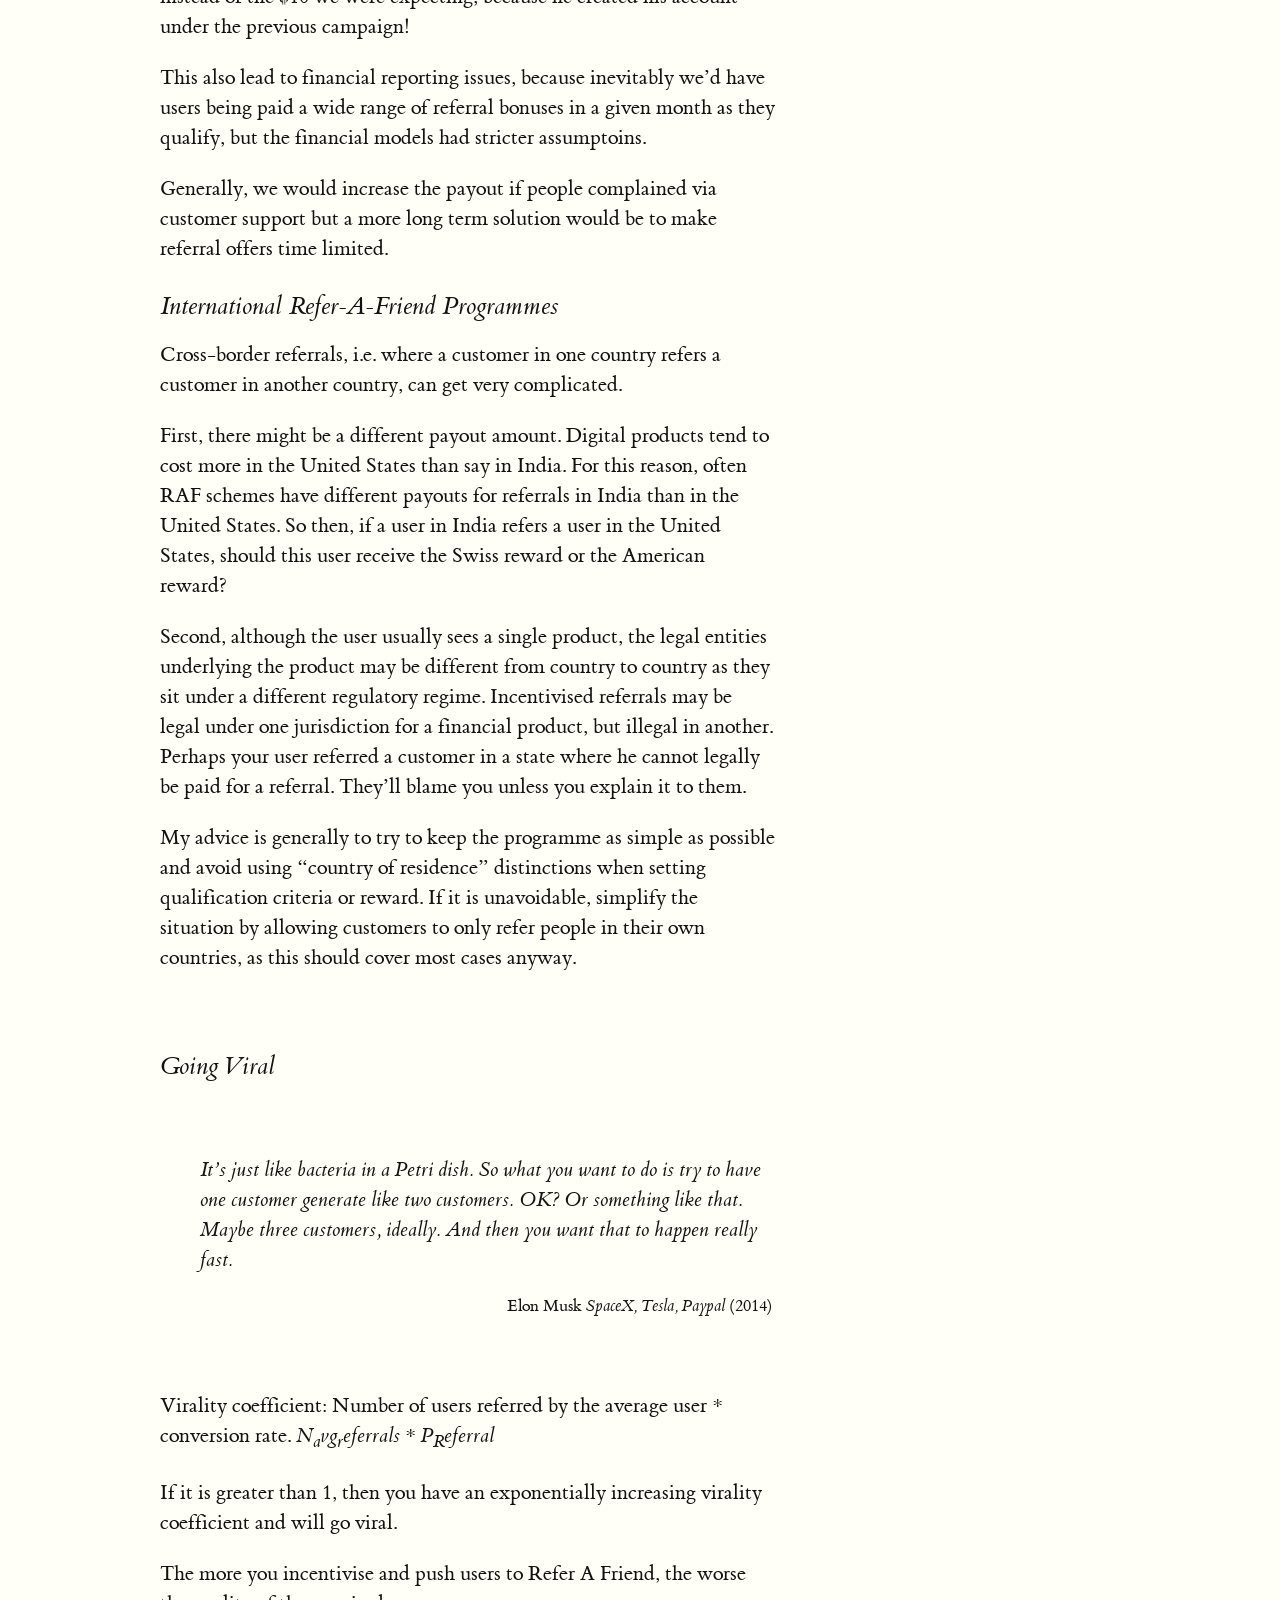
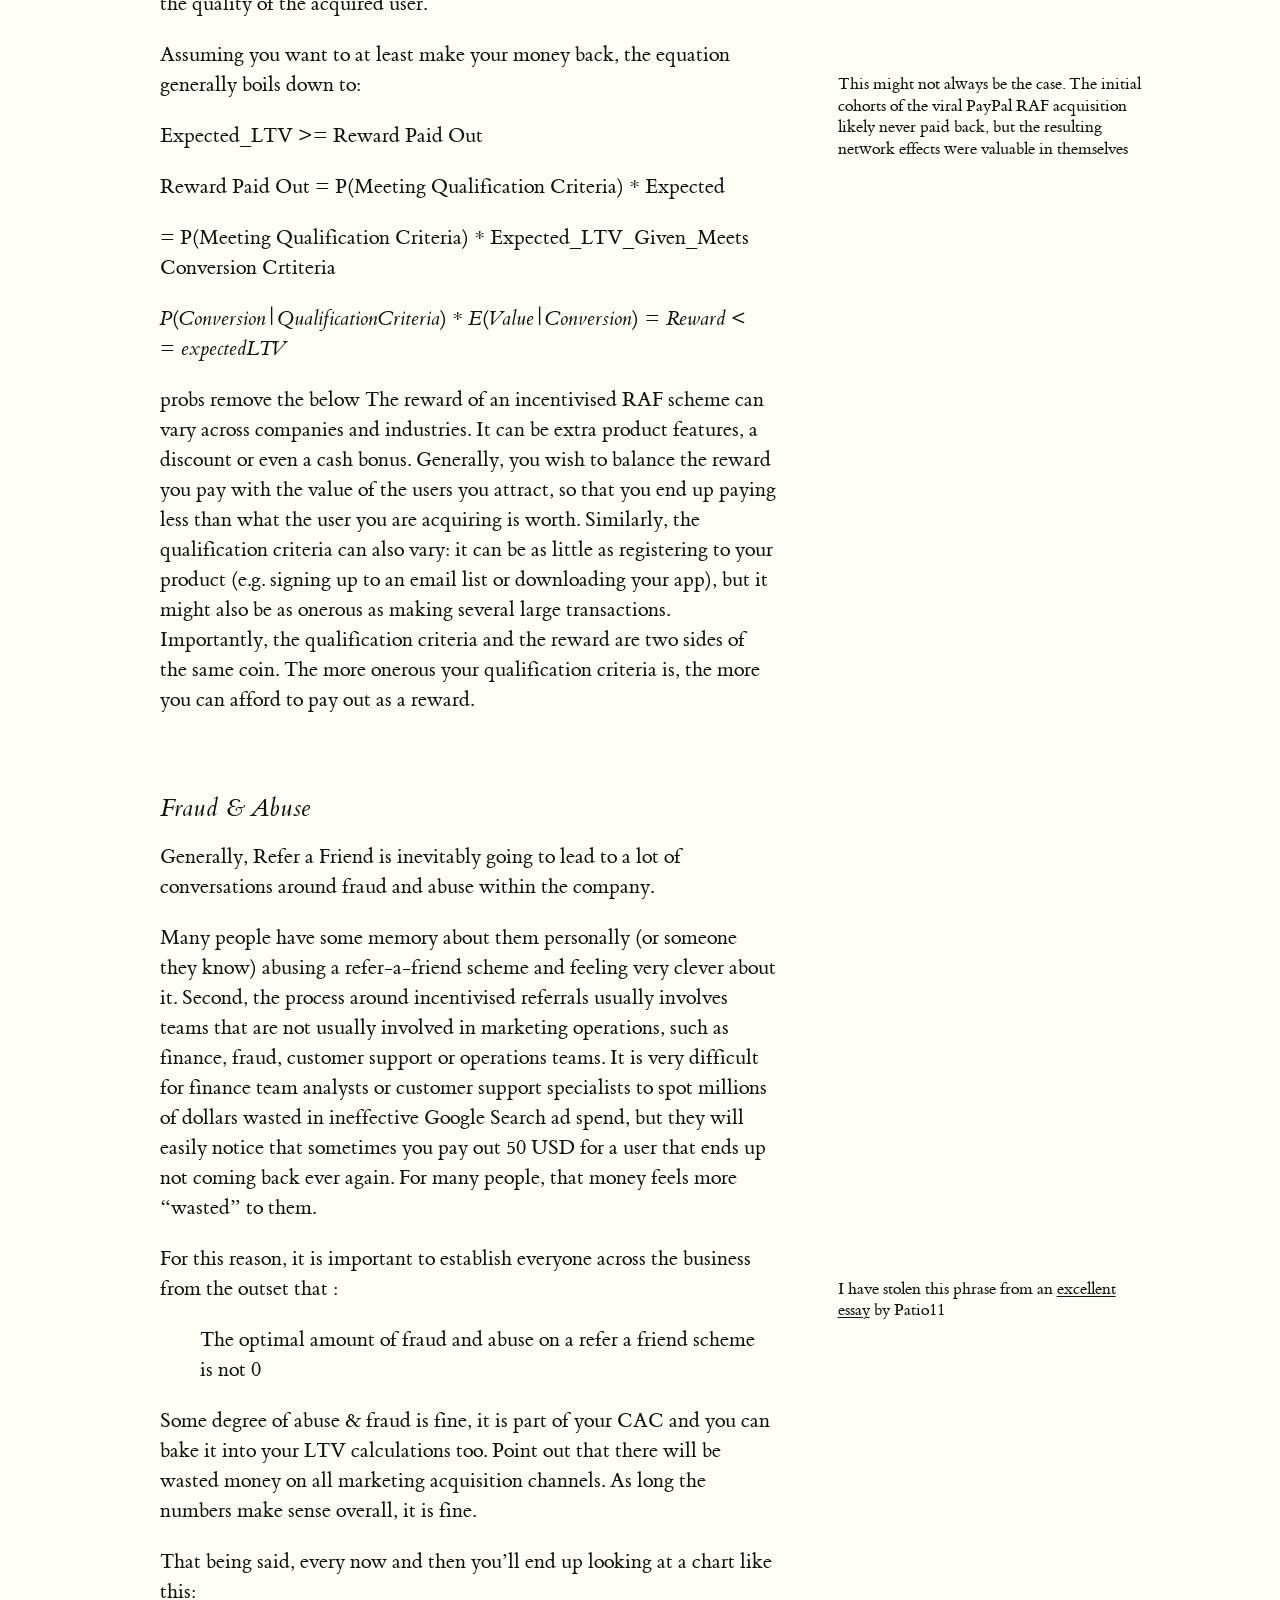
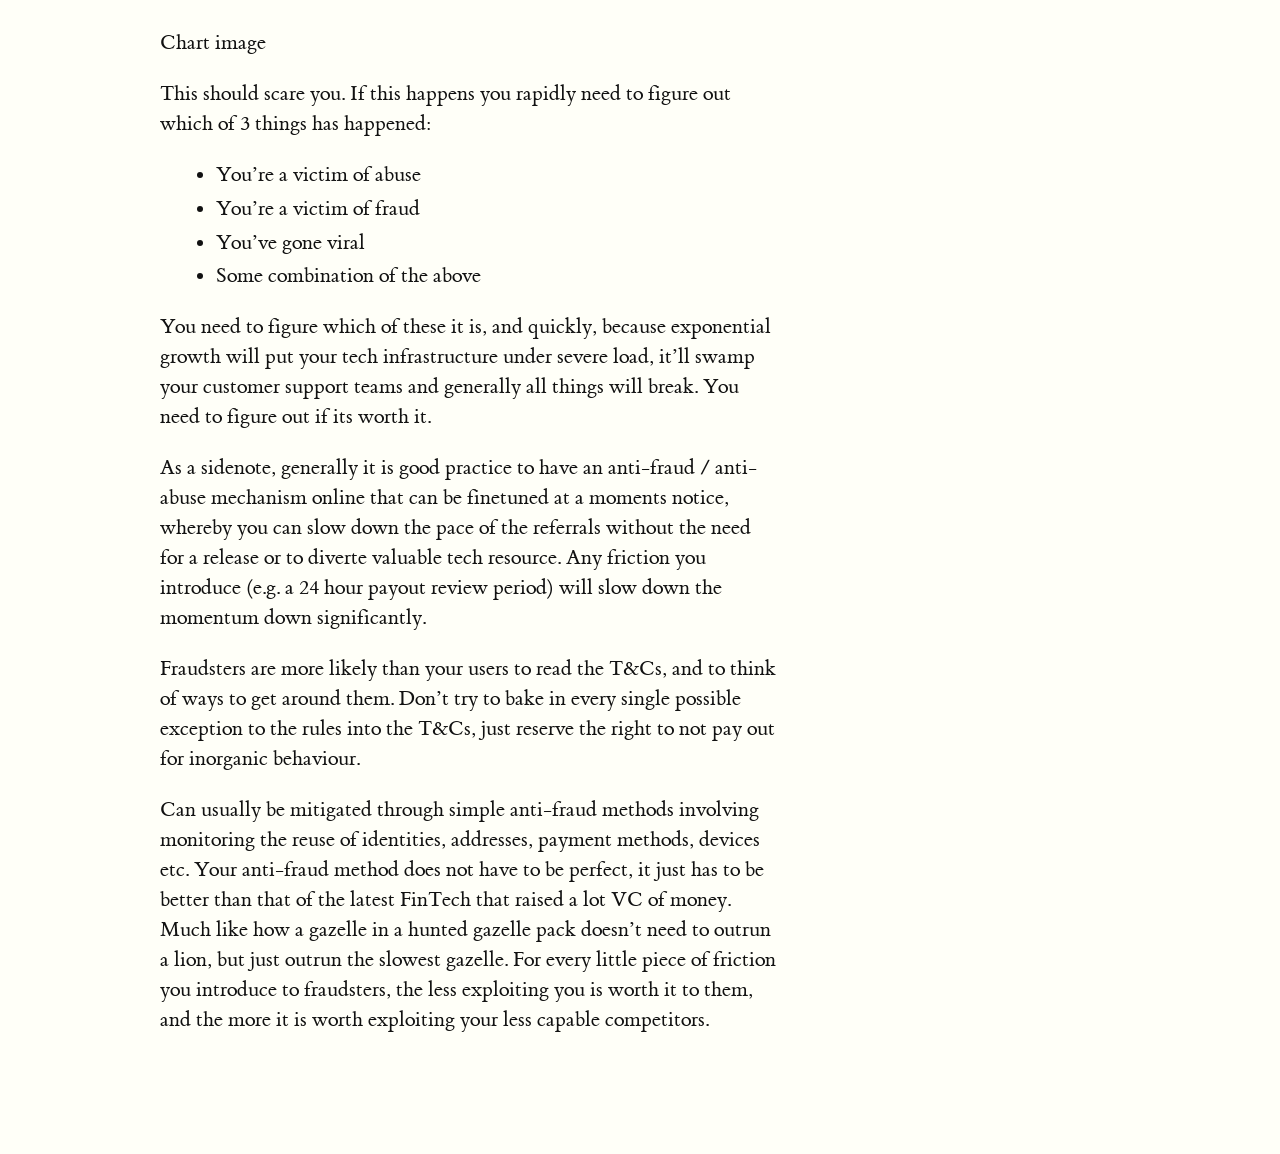
<file: docs/operations.html>
<!DOCTYPE html>
<html lang="en">
<head>
    <meta charset="utf-8"/>
    <title>Operations - How To Run Referrals</title>
    <link rel="stylesheet" href="tufte-css/tufte.css"/>
    <link rel="stylesheet" href="tufte-css/nav.css"/>
    <meta name="viewport" content="width=device-width, initial-scale=1">
</head>
<body>
    <div style="background-color: #ffe033; color: #000; text-align: center; padding: 0.5em 1em; font-size: 0.9em;">
        This is an unfinished draft, a work in progress. If you'd like to provide feedback please email <a href="mailto:raf@boazsobrado.com" style="color: #000; text-decoration: underline;">raf@boazsobrado.com</a>
    </div>
    <nav class="site-nav">
    <div class="nav-container">
        <a href="index.html" class="site-title">How To Run Referrals</a>
        <a href="refer_a_friend.pdf" class="pdf-link">[PDF]</a>
        <input type="checkbox" id="nav-toggle" class="nav-toggle">
        <label for="nav-toggle" class="nav-toggle-label"></label>
        <ul class="chapter-nav">
                        <li><a href="index.html">Intro</a></li>
            <li><a href="understanding-referrals.html">I. Understanding</a></li>
            <li><a href="design-principles.html">II. Design</a></li>
            <li><a href="operations.html" class="current">III. Operations</a></li>
            <li><a href="referrals-and-affiliates.html">IV. Affiliates</a></li>
            <li><a href="when-to-reach-out.html">V. CRM</a></li>
            <li><a href="unincentivised-referrals.html">VI. Unincentivised</a></li>
        </ul>
    </div>
</nav>
    <article>
        <h1>Operations</h1>
        <section>
<h3 id="metrics-to-monitor">Metrics To Monitor</h3>

<p>A successful refer-a-friend scheme acquires a large number of high
quality users. To do this, you need to monitor the quantity of users
acquired, their quality, and the virality of referral scheme.</p>
<p>I’d like to emphasise that monitoring the quality of users acquired
via RAF is absolutely key, especially if you are giving away cash or
cash equivalents. You should monitor their performance daily,
particularly if you see a sudden increase in volume of users. It is of
great importance you monitor the spread of the channel by geography or
nationality. See more on this on the fraud section.</p>
<p>I have found the following (non-exhaustive) list of metrics
useful:</p>
<ul>
<li>Quantity:
<ul>
<li>Number of new leads via referrals</li>
<li>Number of new qualified leads via referrals</li>
<li>Number of transacting new customers</li>
<li>% of user acquisition that comes in via referrals</li>
</ul></li>
<li>Quality:
<ul>
<li>The converision funnel steps of referred users (click -&gt; lead
-&gt; registered customer -&gt; active customer)</li>
<li>Their LTV curves</li>
</ul></li>
<li>Virality:
<ul>
<li>Number of clicks on referral links</li>
<li>Number of shares of referral links</li>
<li>Referral rate (w)</li>
<li>Referral rate of new customers</li>
<li>Number of users referred per customer</li>
</ul></li>
</ul>

</section>
<section>
<h3 id="running-a-raf-scheme">Running A RAF Scheme</h3>

<p>Do not underestimate the complexity of a simple change to the
referral programme. Say you want to change the payout amoutn for You
need to change:</p>
<ul>
<li>email comms to both referrer and referee</li>
<li>App and Web UI for both referrer and refereee</li>
<li>push comms for both referrer and referee</li>
<li>publicly available materials on the webpage, in FAQs, on support
ticket responses etc.</li>
</ul>
<p>Perhaps this seems obvious, but it happens surprisingly often that
one or more of these are out of whack with each other. This inevitably
leads to user complaints and customer support tickets. Part of the
reason for this is that generally different teams tend to own these
functions, and they tend to run with different providers. For this
reason, a high quality referral campaigns will require collaboration
across various teams in a tech company. You will need to work with: -
the product &amp; engineering team (to change referral logic, screens
and features) - the marketing &amp; CRM team (to notify your customers
about the programme and referral campaigns) - the legal team (to draft
the terms &amp; conditions of the programme) - the customer support team
(to update FAQs and deal with the inevitable inquiries and complaints
around the programme) - finance or backoffice support team to deal with
payouts - the fraud team to deal with potential issues (more on this
later)</p>
<p>If you are building out a scheme, or even modifying an existing
scheme, it is highly recommended you notify all these teams.</p>
<p>Due to the potential virality of referral schemes and the large
amount of users for whom this is the first interaction with your
product, it is important to minimise the number of users who are
dissapointed by the scheme. Otherwise, you’ll be flooded by people
complaining in customer support tickets. It is surprising how often
people get upset about free money.</p>
<p>From this it follows that its important to keep in mind while
building out the referral scheme ensure it is “easy” to change things.
Ideally, you want to be in a position where means all of the items above
can easily changed at the flick of a button.</p>
<h4 id="case-study-public">CASE STUDY: PUBLIC</h4>
<p>It would be unworthy of me to pick on a company with a terrible RAF
scheme, so instead I picked a good one that is nonetheless facing some
of the most common issues. Public runs a tightly managed refer a friend
promotion with simple qualification criteria, and a limited time offer.
Nevertheless, I experienced the following isues as a referrer:</p>
<ul>
<li>Email comms goes out</li>
<li>App says one thing</li>
<li>Link on app says another</li>
<li>Landing page has a 404 -etc</li>
</ul>
<h4 id="case-study-zilch">CASE STUDY: ZILCH</h4>
<p>One of the problems we faced at Zilch was that our referral
programmes paid out based on when the user created the account.</p>
<p>Lets say I invite a friend when the referrals campaign pays out $5
per user and they create an account, but do not qualify for the referral
bonus. A month later, the referral amount increases to $10 dollars for a
limited time, and Zilch emails their customers about it. I call my
friend and ask him to finish the process, and he ends up qualifying. But
we both get $5 instead of the $10 we were expecting, because he created
his account under the previous campaign!</p>
<p>This also lead to financial reporting issues, because inevitably we’d
have users being paid a wide range of referral bonuses in a given month
as they qualify, but the financial models had stricter assumptoins.</p>
<p>Generally, we would increase the payout if people complained via
customer support but a more long term solution would be to make referral
offers time limited.</p>
<h3 id="international-refer-a-friend-programmes">International
Refer-A-Friend Programmes</h3>
<p>Cross-border referrals, i.e. where a customer in one country refers a
customer in another country, can get very complicated.</p>
<p>First, there might be a different payout amount. Digital products
tend to cost more in the United States than say in India. For this
reason, often RAF schemes have different payouts for referrals in India
than in the United States. So then, if a user in India refers a user in
the United States, should this user receive the Swiss reward or the
American reward?</p>
<p>Second, although the user usually sees a single product, the legal
entities underlying the product may be different from country to country
as they sit under a different regulatory regime. Incentivised referrals
may be legal under one jurisdiction for a financial product, but illegal
in another. Perhaps your user referred a customer in a state where he
cannot legally be paid for a referral. They’ll blame you unless you
explain it to them.</p>
<p>My advice is generally to try to keep the programme as simple as
possible and avoid using “country of residence” distinctions when
setting qualification criteria or reward. If it is unavoidable, simplify
the situation by allowing customers to only refer people in their own
countries, as this should cover most cases anyway.</p>

</section>
<section>
<h3 id="going-viral">Going Viral</h3>

<div class="epigraph">
<blockquote>
<p>
It’s just like bacteria in a Petri dish. So what you want to do is try
to have one customer generate like two customers. OK? Or something like
that. Maybe three customers, ideally. And then you want that to happen
really fast.
</p>
<footer>
Elon Musk <cite>SpaceX, Tesla, Paypal</cite> (2014)
</footer>
</blockquote>
</div>
<p>Virality coefficient: Number of users referred by the average user *
conversion rate. <span
class="math display"><em>N</em><sub><em>a</em></sub><em>v</em><em>g</em><sub><em>r</em></sub><em>e</em><em>f</em><em>e</em><em>r</em><em>r</em><em>a</em><em>l</em><em>s</em> * <em>P</em><sub><em>R</em></sub><em>e</em><em>f</em><em>e</em><em>r</em><em>r</em><em>a</em><em>l</em></span></p>
<p>If it is greater than 1, then you have an exponentially increasing
virality coefficient and will go viral.</p>
<p>The more you incentivise and push users to Refer A Friend, the worse
the quality of the acquired user.</p>
<p>Assuming you want to at least make your money back, the equation
generally boils down
to<label for="mn-2" class="margin-toggle">⊕</label><input type="checkbox" id="mn-2" class="margin-toggle"/><span
class="marginnote">This might not always be the case. The initial
cohorts of the viral PayPal RAF acquisition likely never paid back, but
the resulting network effects were valuable in themselves</span>:</p>
<p>Expected_LTV &gt;= Reward Paid Out</p>
<p>Reward Paid Out = P(Meeting Qualification Criteria) * Expected</p>
<p>= P(Meeting Qualification Criteria) * Expected_LTV_Given_Meets
Conversion Crtiteria</p>
<p><span
class="math display"><em>P</em>(<em>C</em><em>o</em><em>n</em><em>v</em><em>e</em><em>r</em><em>s</em><em>i</em><em>o</em><em>n</em>|<em>Q</em><em>u</em><em>a</em><em>l</em><em>i</em><em>f</em><em>i</em><em>c</em><em>a</em><em>t</em><em>i</em><em>o</em><em>n</em><em>C</em><em>r</em><em>i</em><em>t</em><em>e</em><em>r</em><em>i</em><em>a</em>) * <em>E</em>(<em>V</em><em>a</em><em>l</em><em>u</em><em>e</em>|<em>C</em><em>o</em><em>n</em><em>v</em><em>e</em><em>r</em><em>s</em><em>i</em><em>o</em><em>n</em>) = <em>R</em><em>e</em><em>w</em><em>a</em><em>r</em><em>d</em> &lt;  = <em>e</em><em>x</em><em>p</em><em>e</em><em>c</em><em>t</em><em>e</em><em>d</em><em>L</em><em>T</em><em>V</em></span></p>
<p>probs remove the below The reward of an incentivised RAF scheme can
vary across companies and industries. It can be extra product features,
a discount or even a cash bonus. Generally, you wish to balance the
reward you pay with the value of the users you attract, so that you end
up paying less than what the user you are acquiring is worth. Similarly,
the qualification criteria can also vary: it can be as little as
registering to your product (e.g. signing up to an email list or
downloading your app), but it might also be as onerous as making several
large transactions. Importantly, the qualification criteria and the
reward are two sides of the same coin. The more onerous your
qualification criteria is, the more you can afford to pay out as a
reward.</p>

</section>
<section>
<h3 id="fraud-abuse">Fraud &amp; Abuse</h3>

<p>Generally, Refer a Friend is inevitably going to lead to a lot of
conversations around fraud and abuse within the company.</p>
<p>Many people have some memory about them personally (or someone they
know) abusing a refer-a-friend scheme and feeling very clever about it.
Second, the process around incentivised referrals usually involves teams
that are not usually involved in marketing operations, such as finance,
fraud, customer support or operations teams. It is very difficult for
finance team analysts or customer support specialists to spot millions
of dollars wasted in ineffective Google Search ad spend, but they will
easily notice that sometimes you pay out 50 USD for a user that ends up
not coming back ever again. For many people, that money feels more
“wasted” to them.</p>
<p>For this reason, it is important to establish everyone across the
business from the outset that
<label for="mn-1" class="margin-toggle">⊕</label><input type="checkbox" id="mn-1" class="margin-toggle"/><span
class="marginnote">I have stolen this phrase from an
<a href="https://www.bitsaboutmoney.com/archive/optimal-amount-of-fraud/">excellent
essay</a> by Patio11</span>:</p>
<blockquote>
<p>The optimal amount of fraud and abuse on a refer a friend scheme is
not 0</p>
</blockquote>
<p>Some degree of abuse &amp; fraud is fine, it is part of your CAC and
you can bake it into your LTV calculations too. Point out that there
will be wasted money on all marketing acquisition channels. As long the
numbers make sense overall, it is fine.</p>
<p>That being said, every now and then you’ll end up looking at a chart
like this:</p>
<p>Chart image</p>
<p>This should scare you. If this happens you rapidly need to figure out
which of 3 things has happened:</p>
<ul>
<li>You’re a victim of abuse</li>
<li>You’re a victim of fraud</li>
<li>You’ve gone viral</li>
<li>Some combination of the above</li>
</ul>
<p>You need to figure which of these it is, and quickly, because
exponential growth will put your tech infrastructure under severe load,
it’ll swamp your customer support teams and generally all things will
break. You need to figure out if its worth it.</p>
<p>As a sidenote, generally it is good practice to have an anti-fraud /
anti-abuse mechanism online that can be finetuned at a moments notice,
whereby you can slow down the pace of the referrals without the need for
a release or to diverte valuable tech resource. Any friction you
introduce (e.g. a 24 hour payout review period) will slow down the
momentum down significantly.</p>
<p>Fraudsters are more likely than your users to read the T&amp;Cs, and
to think of ways to get around them. Don’t try to bake in every single
possible exception to the rules into the T&amp;Cs, just reserve the
right to not pay out for inorganic behaviour.</p>
<p>Can usually be mitigated through simple anti-fraud methods involving
monitoring the reuse of identities, addresses, payment methods, devices
etc. Your anti-fraud method does not have to be perfect, it just has to
be better than that of the latest FinTech that raised a lot VC of money.
Much like how a gazelle in a hunted gazelle pack doesn’t need to outrun
a lion, but just outrun the slowest gazelle. For every little piece of
friction you introduce to fraudsters, the less exploiting you is worth
it to them, and the more it is worth exploiting your less capable
competitors.</p>

</section>
    </article>
</body>
</html>
</file>
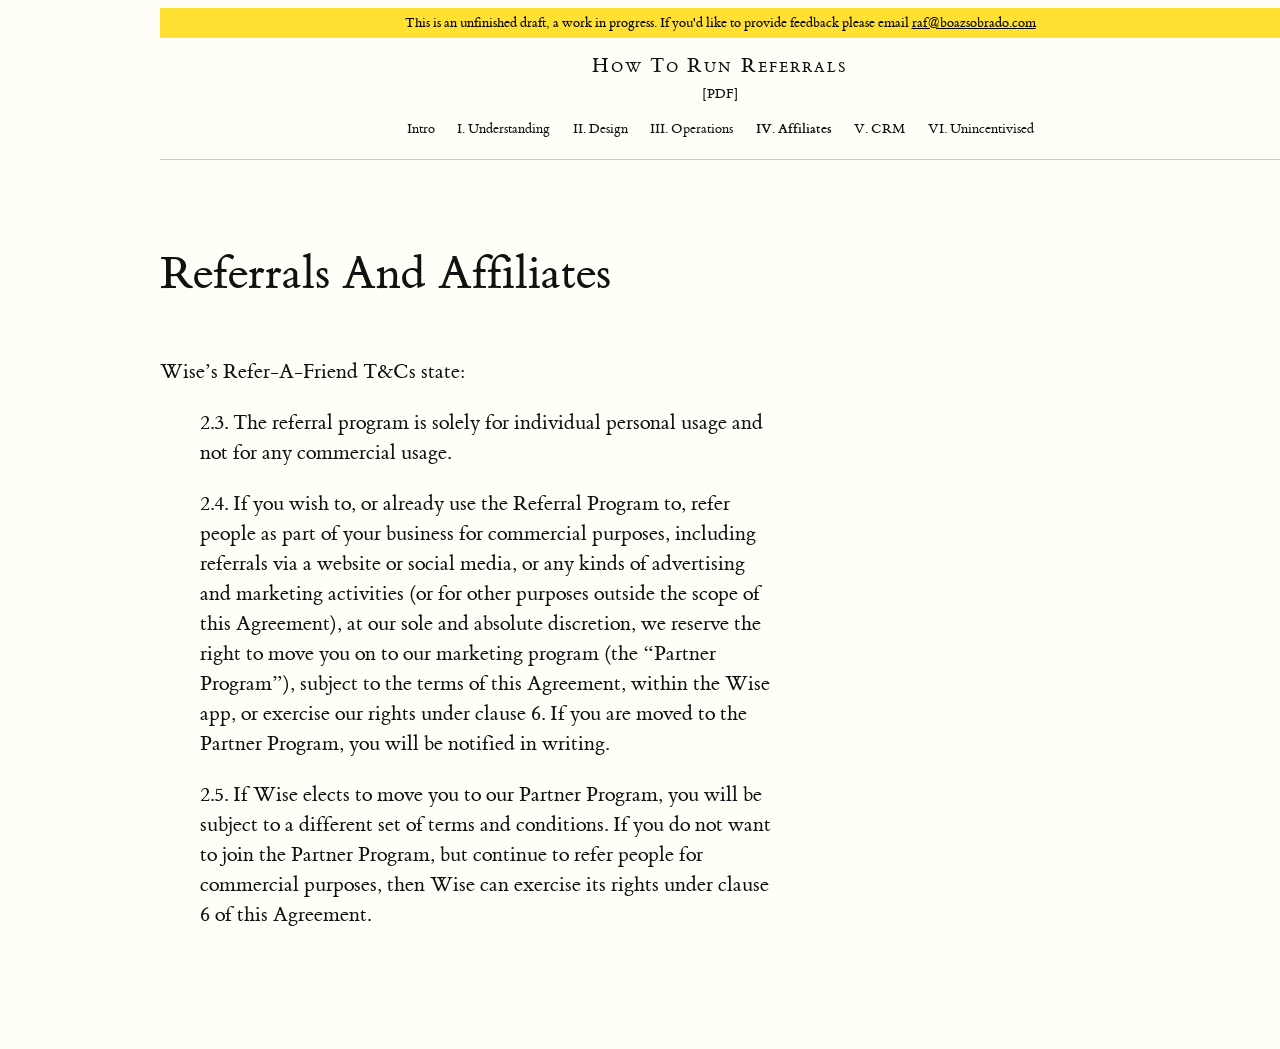
<file: docs/referrals-and-affiliates.html>
<!DOCTYPE html>
<html lang="en">
<head>
    <meta charset="utf-8"/>
    <title>Referrals And Affiliates - How To Run Referrals</title>
    <link rel="stylesheet" href="tufte-css/tufte.css"/>
    <link rel="stylesheet" href="tufte-css/nav.css"/>
    <meta name="viewport" content="width=device-width, initial-scale=1">
</head>
<body>
    <div style="background-color: #ffe033; color: #000; text-align: center; padding: 0.5em 1em; font-size: 0.9em;">
        This is an unfinished draft, a work in progress. If you'd like to provide feedback please email <a href="mailto:raf@boazsobrado.com" style="color: #000; text-decoration: underline;">raf@boazsobrado.com</a>
    </div>
    <nav class="site-nav">
    <div class="nav-container">
        <a href="index.html" class="site-title">How To Run Referrals</a>
        <a href="refer_a_friend.pdf" class="pdf-link">[PDF]</a>
        <input type="checkbox" id="nav-toggle" class="nav-toggle">
        <label for="nav-toggle" class="nav-toggle-label"></label>
        <ul class="chapter-nav">
                        <li><a href="index.html">Intro</a></li>
            <li><a href="understanding-referrals.html">I. Understanding</a></li>
            <li><a href="design-principles.html">II. Design</a></li>
            <li><a href="operations.html">III. Operations</a></li>
            <li><a href="referrals-and-affiliates.html" class="current">IV. Affiliates</a></li>
            <li><a href="when-to-reach-out.html">V. CRM</a></li>
            <li><a href="unincentivised-referrals.html">VI. Unincentivised</a></li>
        </ul>
    </div>
</nav>
    <article>
        <h1>Referrals And Affiliates</h1>
        <section>
<p>Wise’s Refer-A-Friend T&amp;Cs state:</p>
<blockquote>
<p>2.3. The referral program is solely for individual personal usage and
not for any commercial usage.</p>
</blockquote>
<blockquote>
<p>2.4. If you wish to, or already use the Referral Program to, refer
people as part of your business for commercial purposes, including
referrals via a website or social media, or any kinds of advertising and
marketing activities (or for other purposes outside the scope of this
Agreement), at our sole and absolute discretion, we reserve the right to
move you on to our marketing program (the “Partner Program”), subject to
the terms of this Agreement, within the Wise app, or exercise our rights
under clause 6. If you are moved to the Partner Program, you will be
notified in writing.</p>
</blockquote>
<blockquote>
<p>2.5. If Wise elects to move you to our Partner Program, you will be
subject to a different set of terms and conditions. If you do not want
to join the Partner Program, but continue to refer people for commercial
purposes, then Wise can exercise its rights under clause 6 of this
Agreement.</p>
</blockquote>

</section>
    </article>
</body>
</html>
</file>
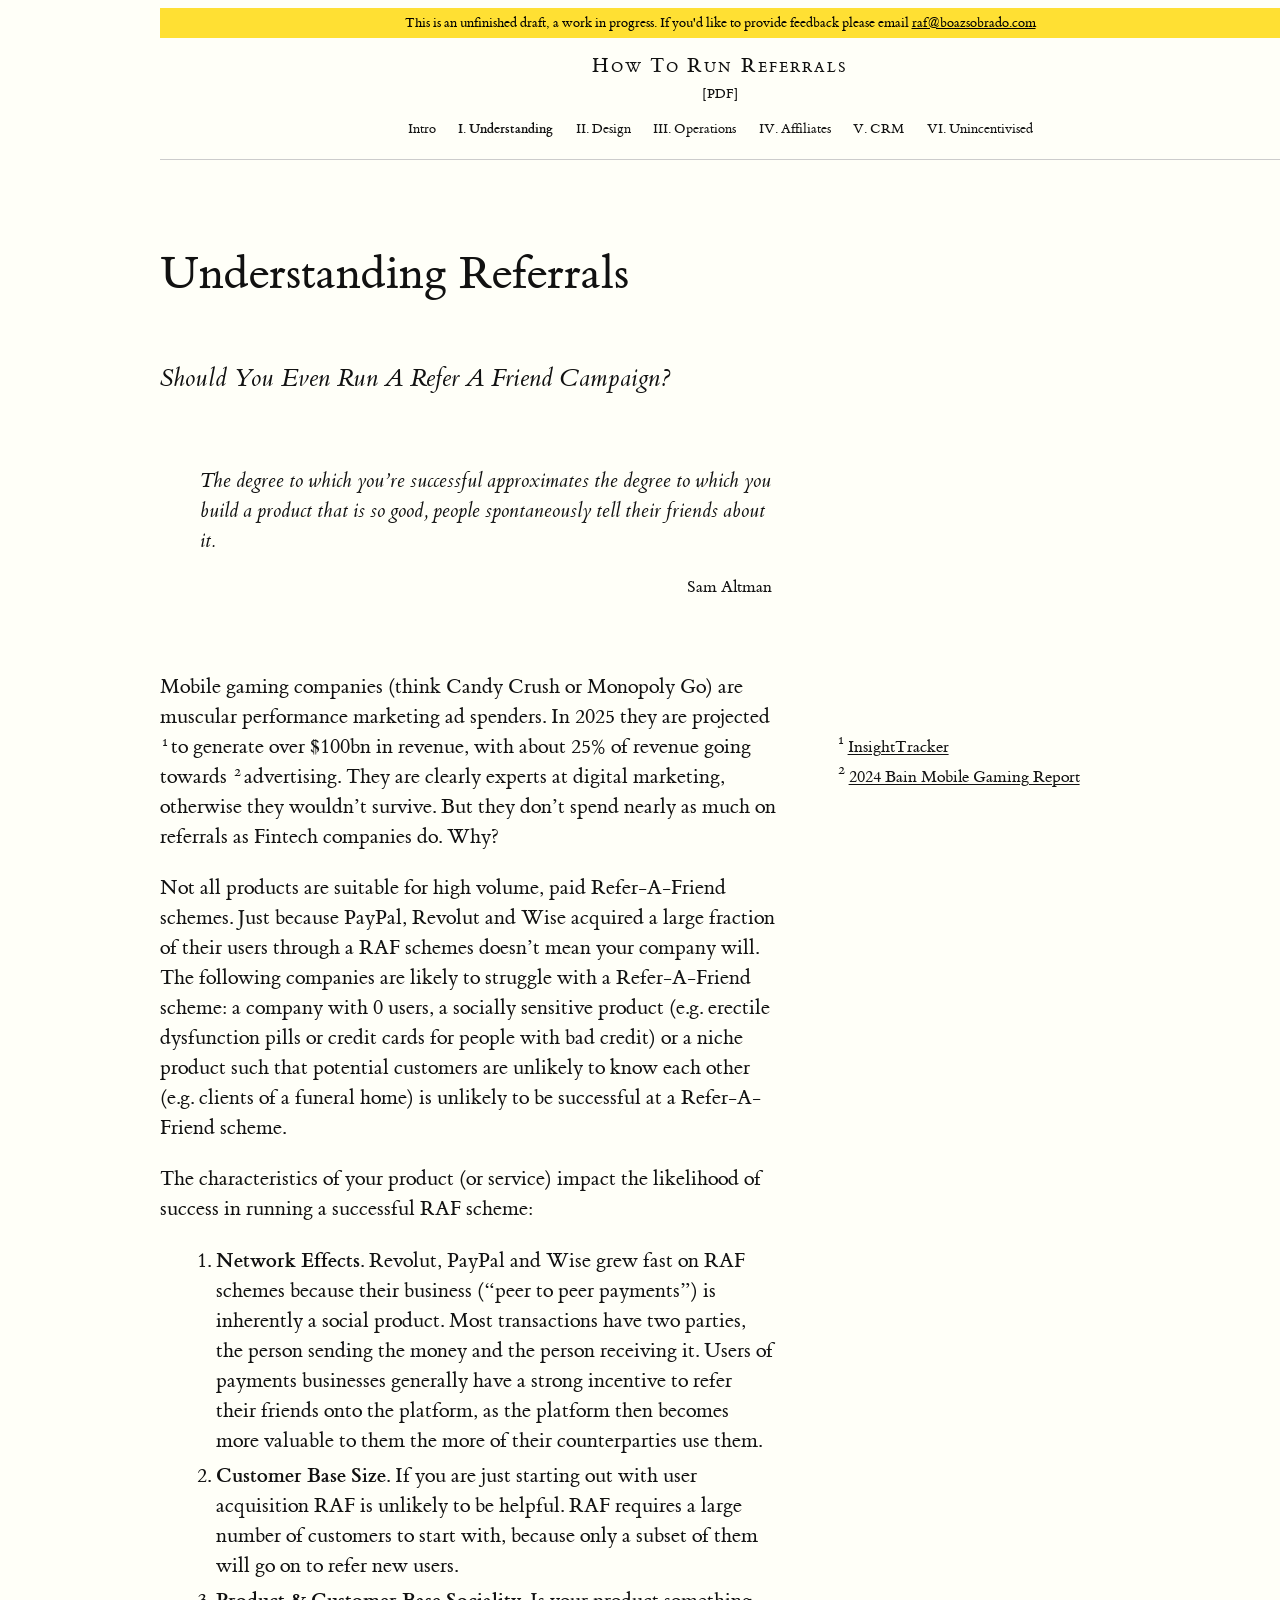
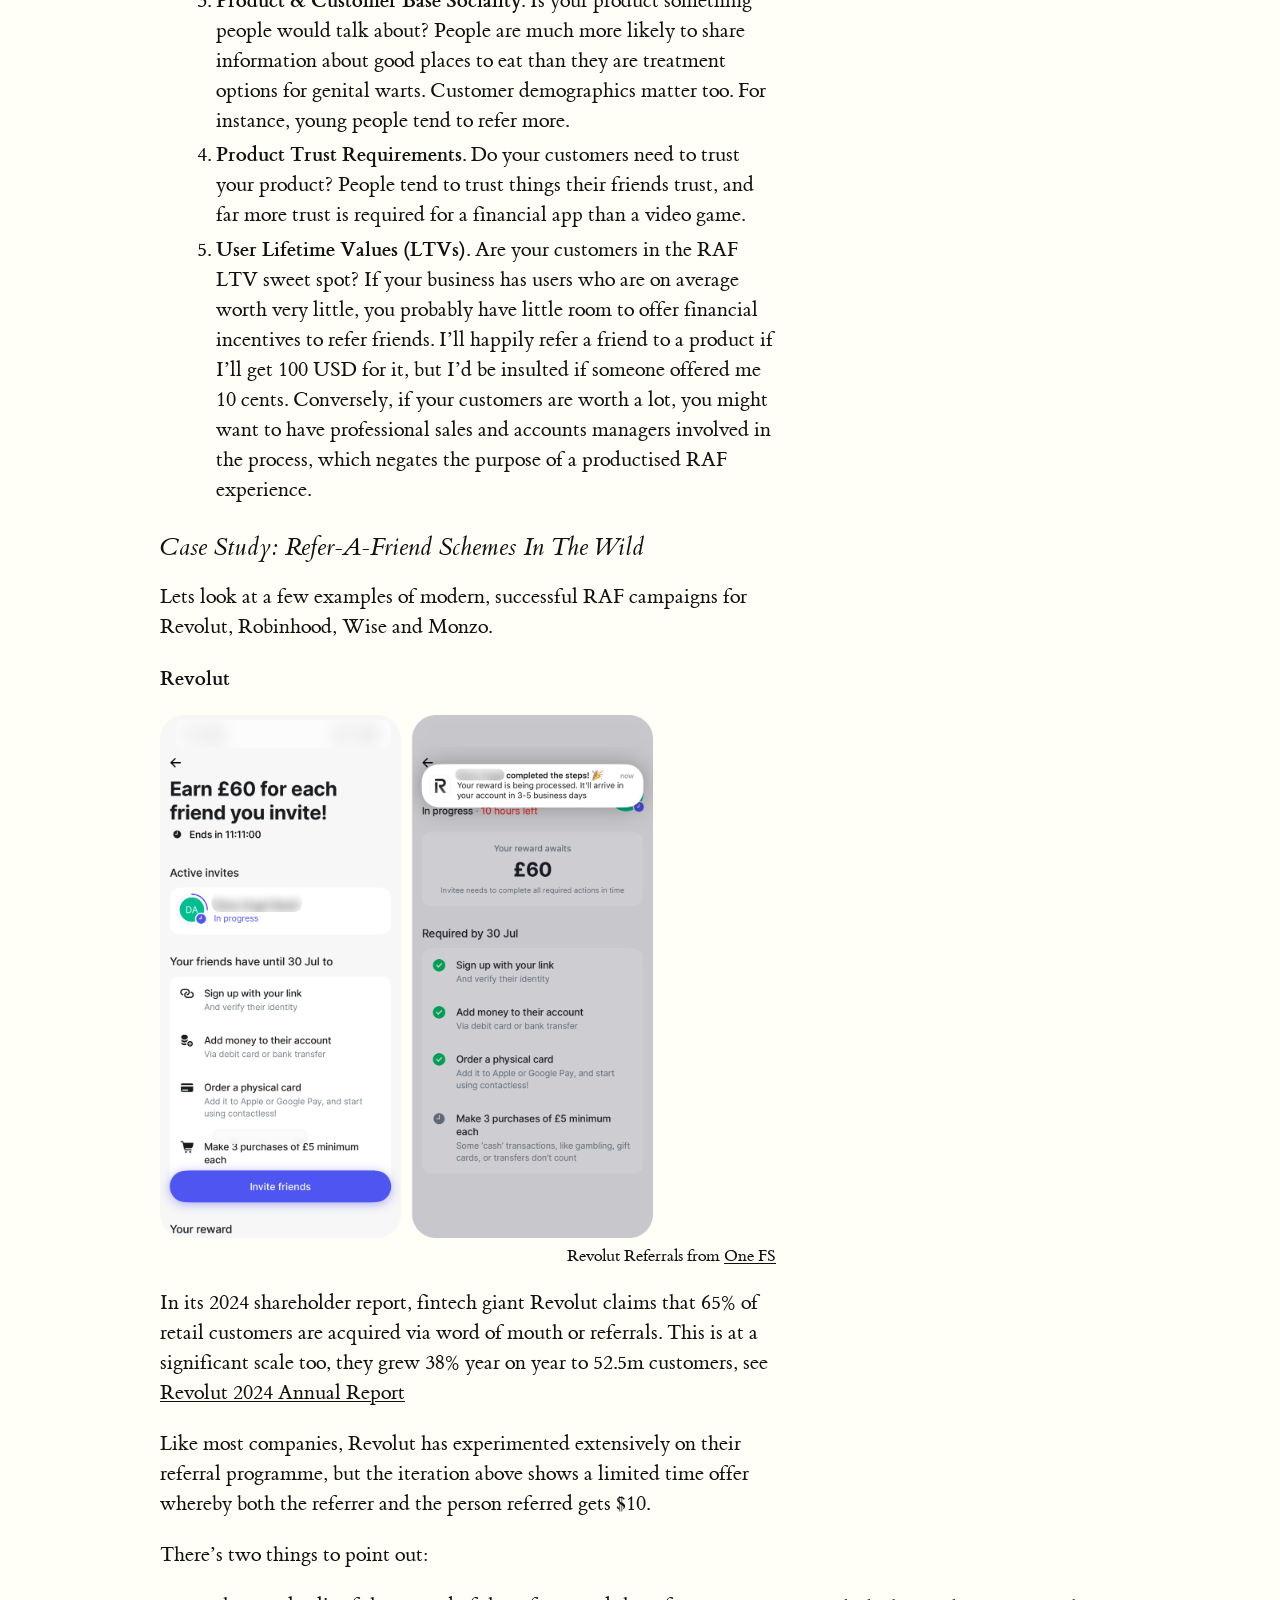
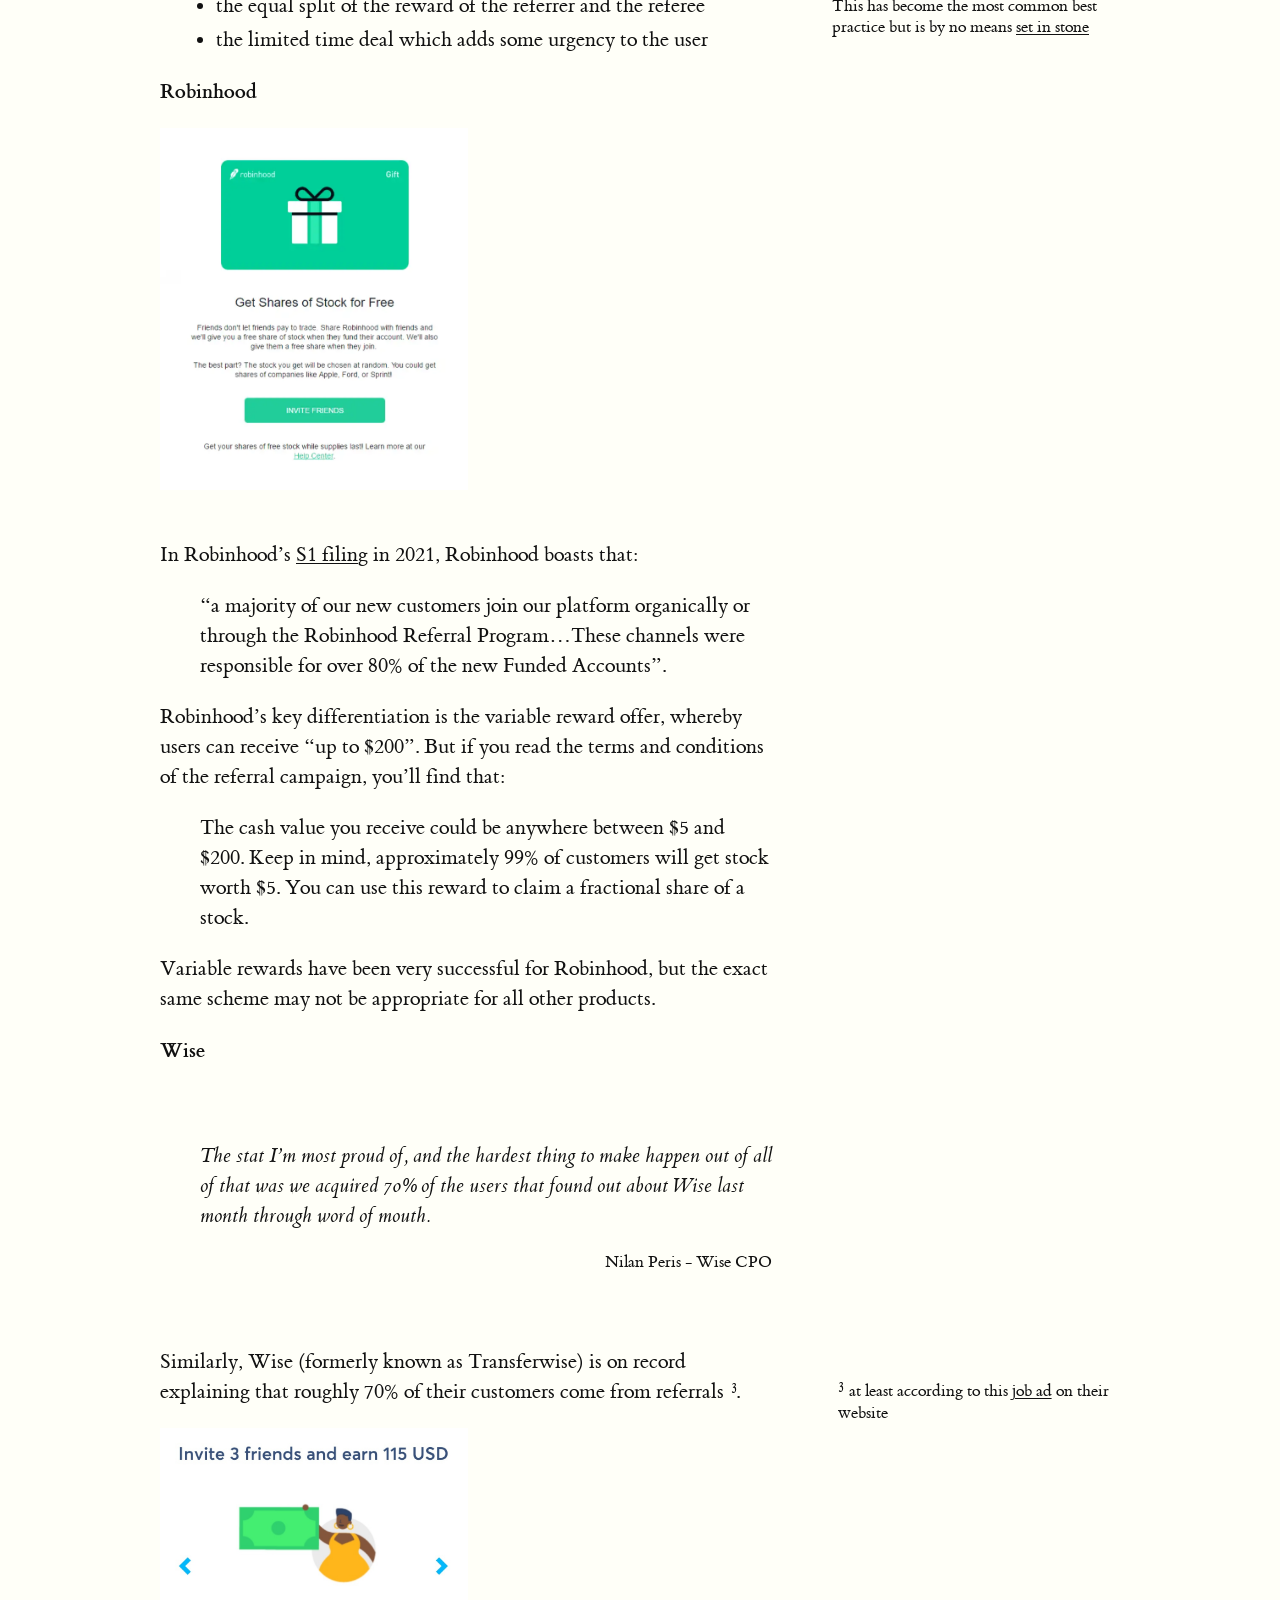
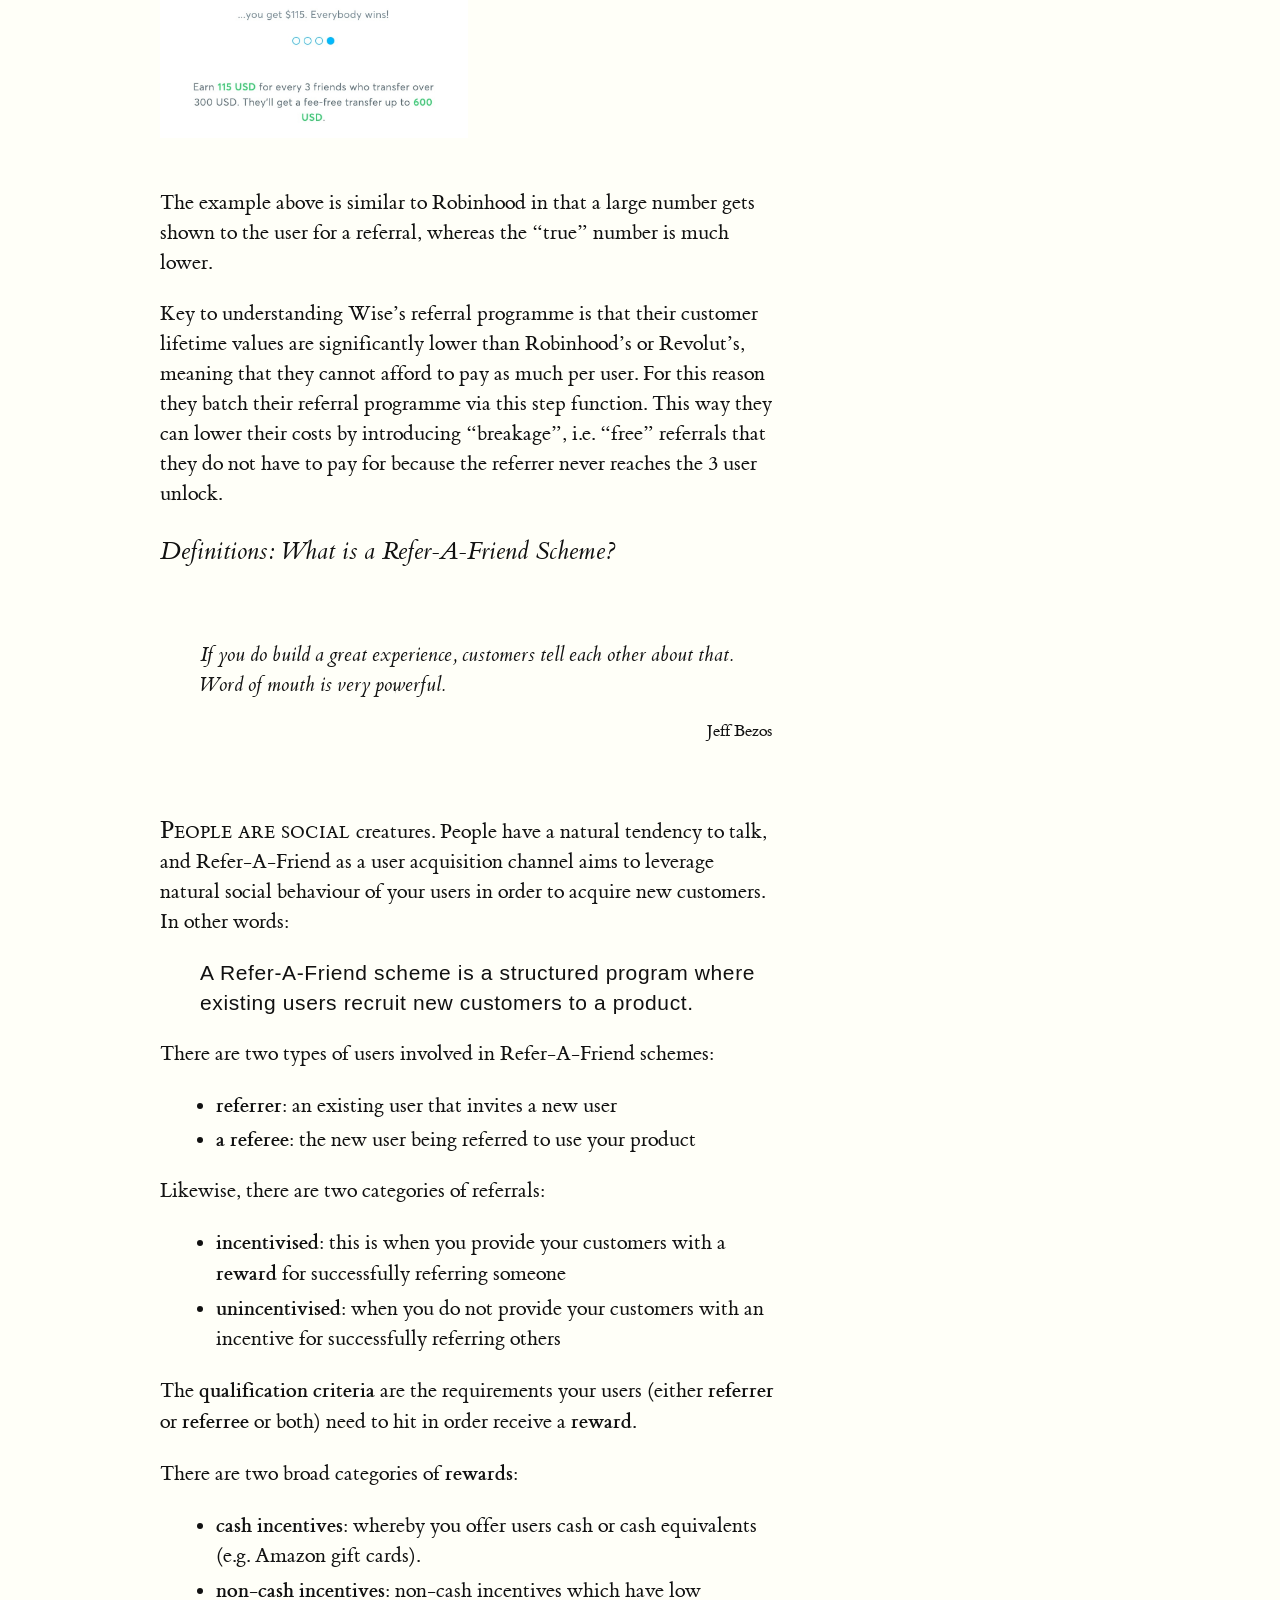
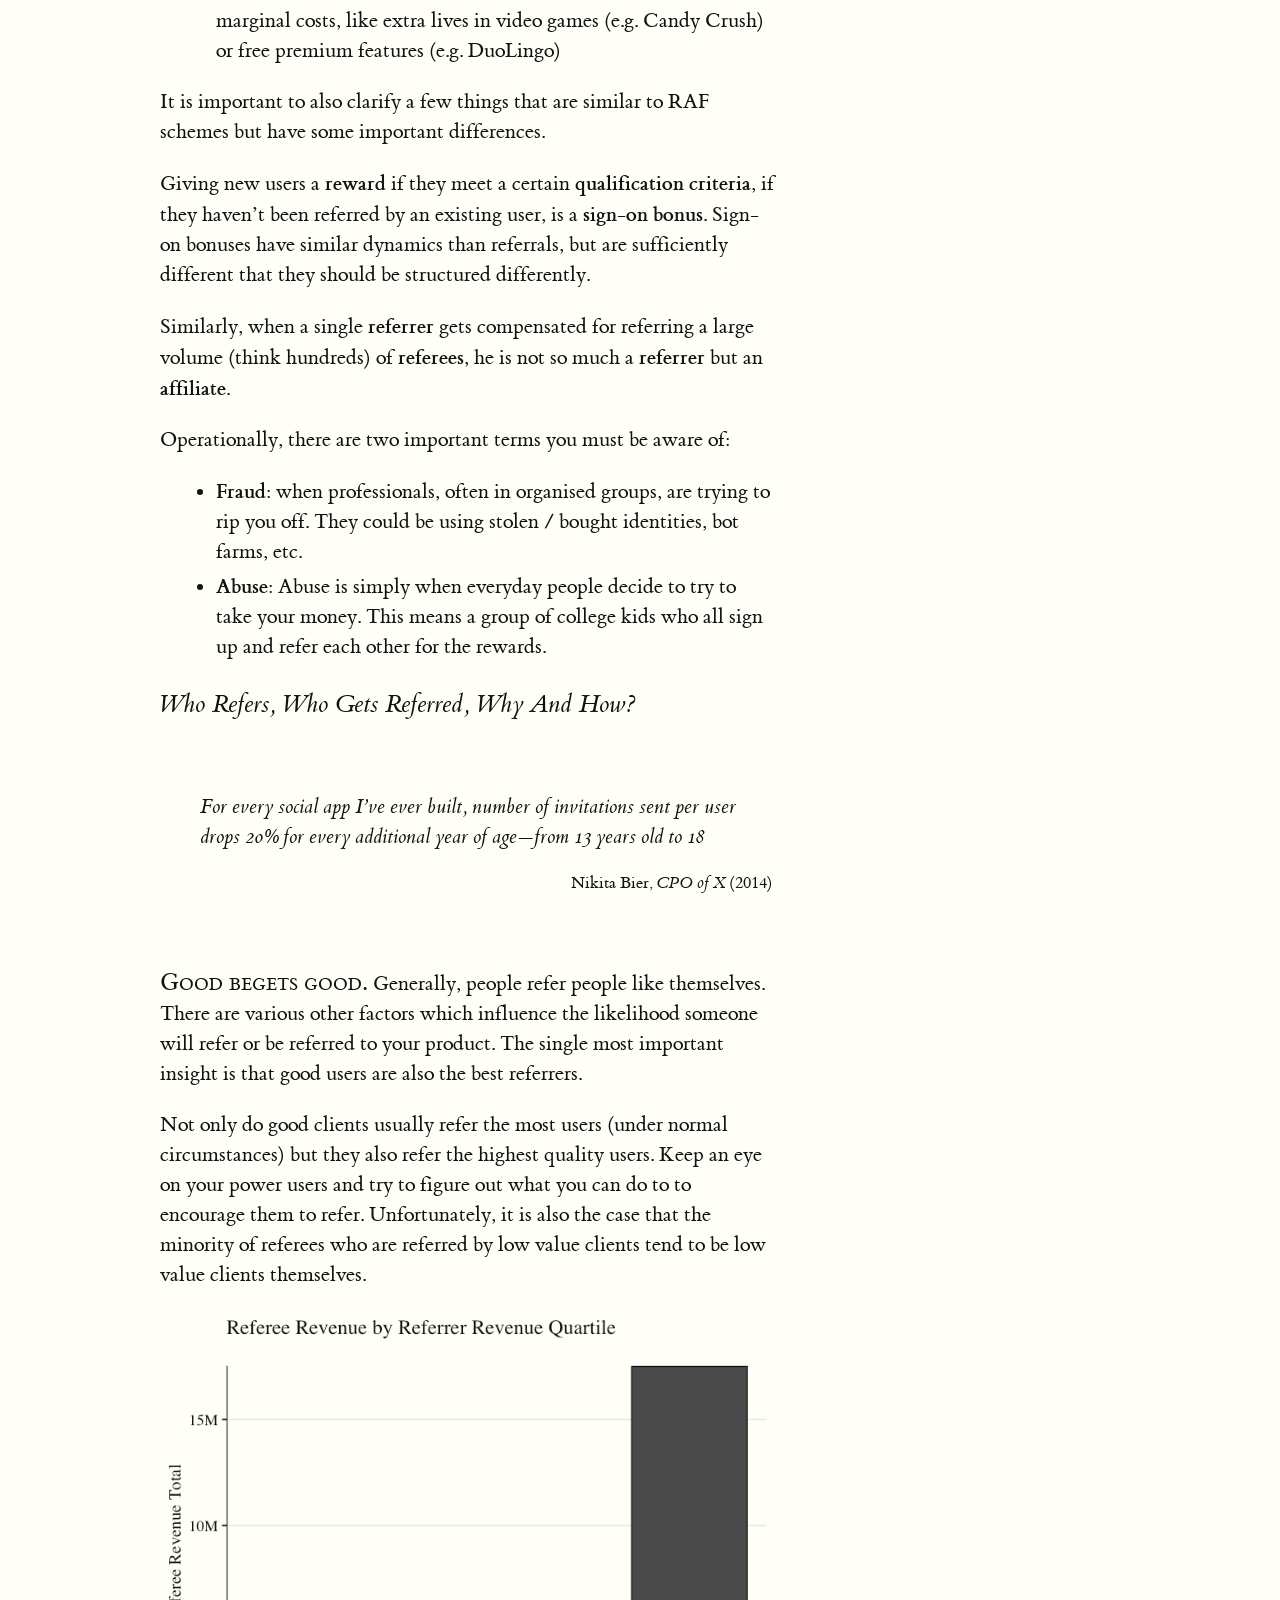
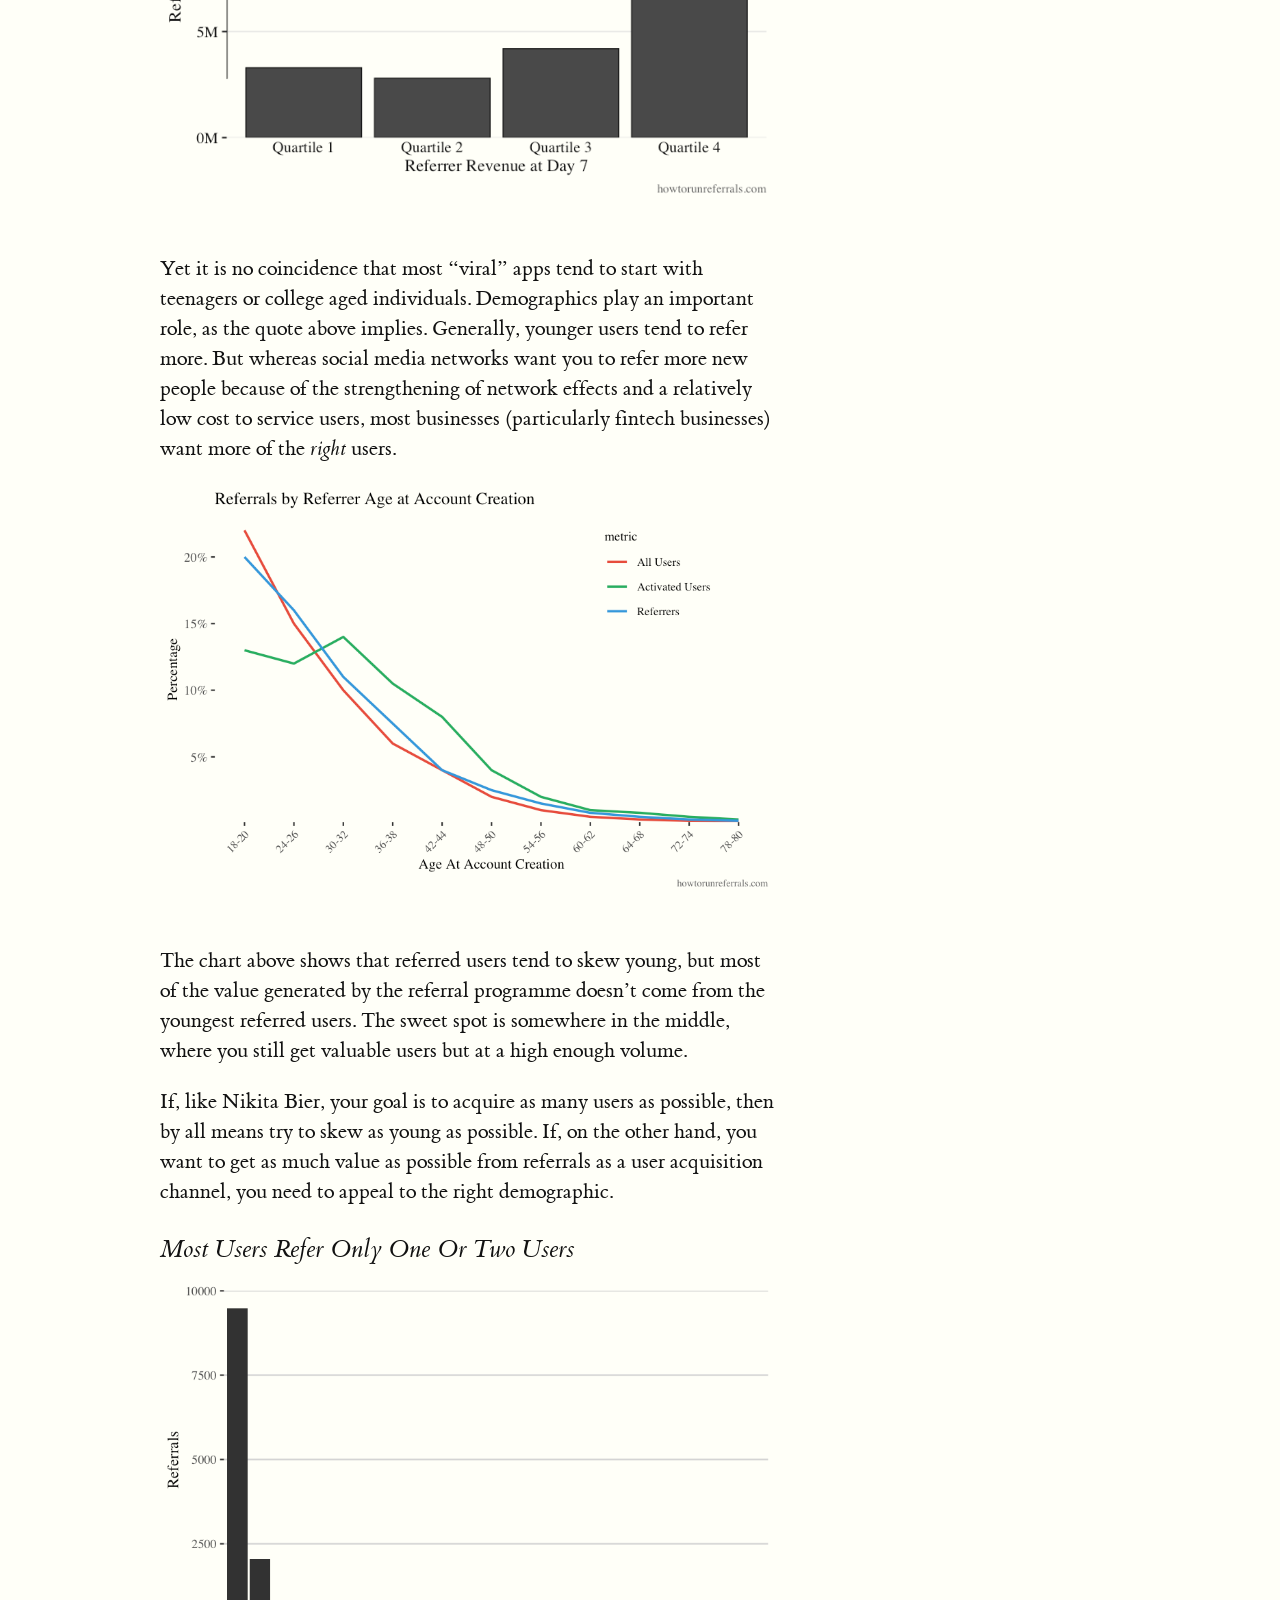
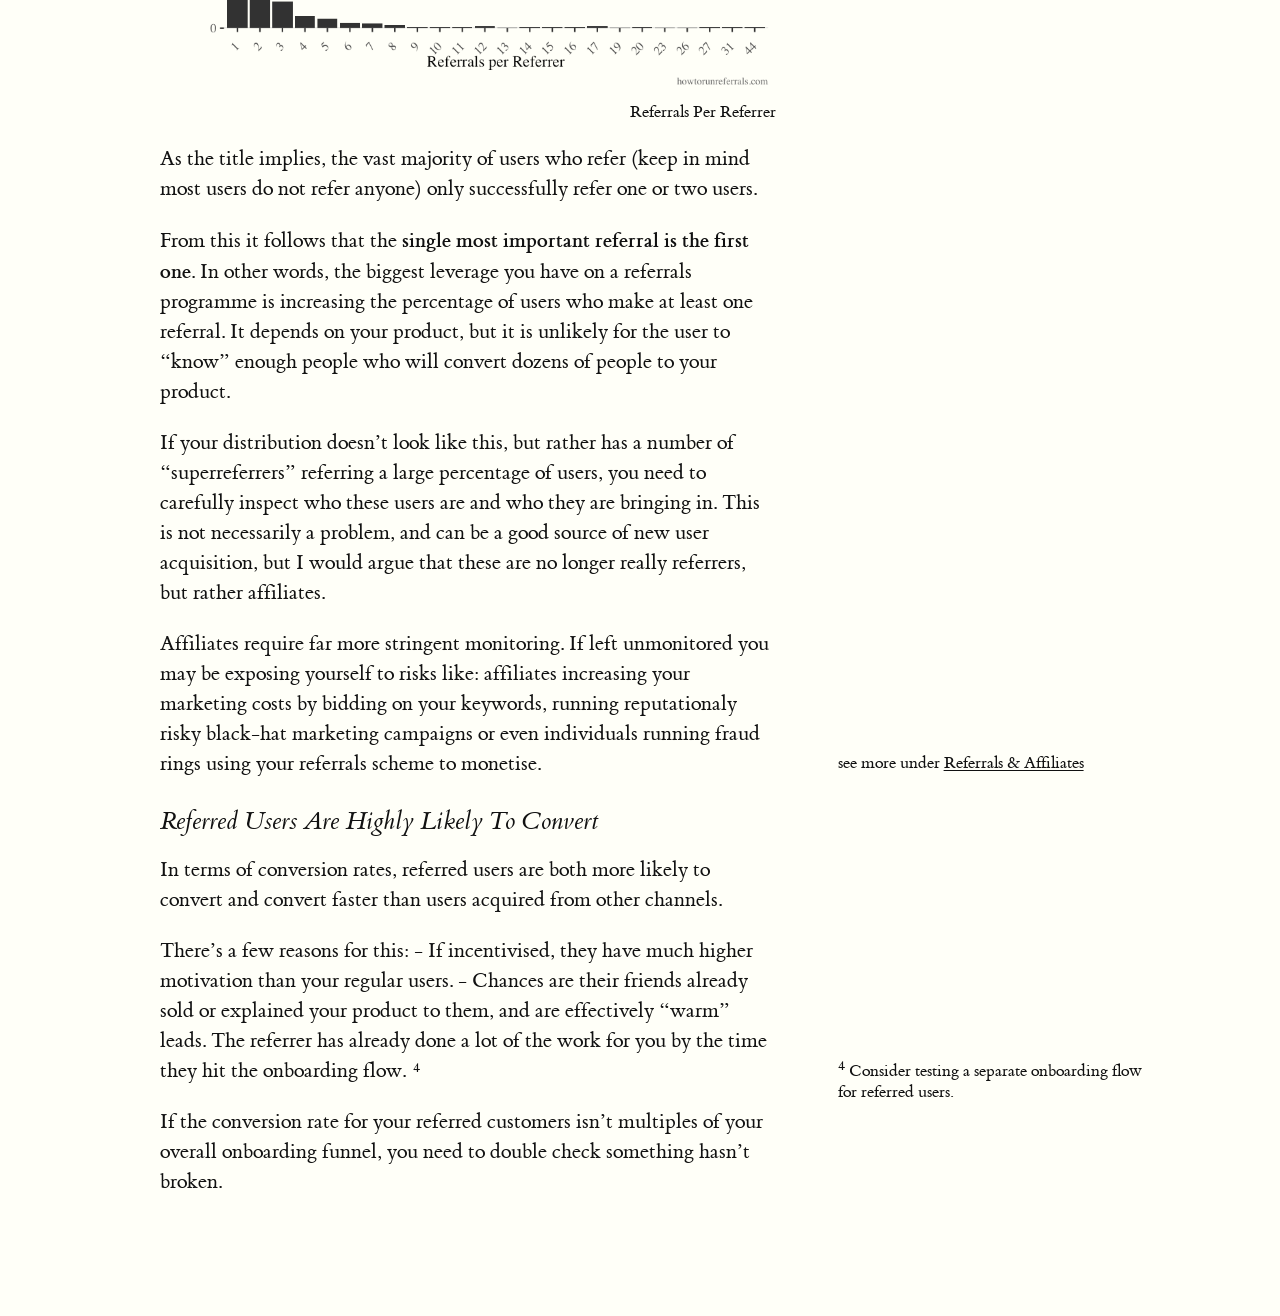
<file: docs/understanding-referrals.html>
<!DOCTYPE html>
<html lang="en">
<head>
    <meta charset="utf-8"/>
    <title>Understanding Referrals - How To Run Referrals</title>
    <link rel="stylesheet" href="tufte-css/tufte.css"/>
    <link rel="stylesheet" href="tufte-css/nav.css"/>
    <meta name="viewport" content="width=device-width, initial-scale=1">
</head>
<body>
    <div style="background-color: #ffe033; color: #000; text-align: center; padding: 0.5em 1em; font-size: 0.9em;">
        This is an unfinished draft, a work in progress. If you'd like to provide feedback please email <a href="mailto:raf@boazsobrado.com" style="color: #000; text-decoration: underline;">raf@boazsobrado.com</a>
    </div>
    <nav class="site-nav">
    <div class="nav-container">
        <a href="index.html" class="site-title">How To Run Referrals</a>
        <a href="refer_a_friend.pdf" class="pdf-link">[PDF]</a>
        <input type="checkbox" id="nav-toggle" class="nav-toggle">
        <label for="nav-toggle" class="nav-toggle-label"></label>
        <ul class="chapter-nav">
                        <li><a href="index.html">Intro</a></li>
            <li><a href="understanding-referrals.html" class="current">I. Understanding</a></li>
            <li><a href="design-principles.html">II. Design</a></li>
            <li><a href="operations.html">III. Operations</a></li>
            <li><a href="referrals-and-affiliates.html">IV. Affiliates</a></li>
            <li><a href="when-to-reach-out.html">V. CRM</a></li>
            <li><a href="unincentivised-referrals.html">VI. Unincentivised</a></li>
        </ul>
    </div>
</nav>
    <article>
        <h1>Understanding Referrals</h1>
        <section>
<h3 id="should-you-even-run-a-refer-a-friend-campaign">Should You Even
Run A Refer A Friend Campaign?</h3>
<div class="epigraph">
<blockquote>
<p>
The degree to which you’re successful approximates the degree to which
you build a product that is so good, people spontaneously tell their
friends about it.
</p>
<footer>
Sam Altman
</footer>
</blockquote>
</div>
<p>Mobile gaming companies (think Candy Crush or Monopoly Go) are
muscular performance marketing ad spenders. In 2025 they are projected
<label for="sn-1" class="margin-toggle sidenote-number"></label><input type="checkbox" id="sn-1" class="margin-toggle"/><span
class="sidenote"><a href="https://blog.insightrackr.com/en/docs/Global-Mobile-Gaming-UA-Trends-Strategy-Report">InsightTracker</a></span>
to generate over $100bn in revenue, with about 25% of revenue going
towards
<label for="sn-2" class="margin-toggle sidenote-number"></label><input type="checkbox" id="sn-2" class="margin-toggle"/><span
class="sidenote"><a href="https://s3.amazonaws.com/media.mediapost.com/uploads/BAIN-report_gaming-report-2024.pdf">2024
Bain Mobile Gaming Report</a></span> advertising. They are clearly
experts at digital marketing, otherwise they wouldn’t survive. But they
don’t spend nearly as much on referrals as Fintech companies do.
Why?</p>
<p>Not all products are suitable for high volume, paid Refer-A-Friend
schemes. Just because PayPal, Revolut and Wise acquired a large fraction
of their users through a RAF schemes doesn’t mean your company will. The
following companies are likely to struggle with a Refer-A-Friend scheme:
a company with 0 users, a socially sensitive product (e.g. erectile
dysfunction pills or credit cards for people with bad credit) or a niche
product such that potential customers are unlikely to know each other
(e.g. clients of a funeral home) is unlikely to be successful at a
Refer-A-Friend scheme.</p>
<p>The characteristics of your product (or service) impact the
likelihood of success in running a successful RAF scheme:</p>
<ol type="1">
<li><strong>Network Effects</strong>. Revolut, PayPal and Wise grew fast
on RAF schemes because their business (“peer to peer payments”) is
inherently a social product. Most transactions have two parties, the
person sending the money and the person receiving it. Users of payments
businesses generally have a strong incentive to refer their friends onto
the platform, as the platform then becomes more valuable to them the
more of their counterparties use them.</li>
<li><strong>Customer Base Size</strong>. If you are just starting out
with user acquisition RAF is unlikely to be helpful. RAF requires a
large number of customers to start with, because only a subset of them
will go on to refer new users.</li>
<li><strong>Product &amp; Customer Base Sociality</strong>. Is your
product something people would talk about? People are much more likely
to share information about good places to eat than they are treatment
options for genital warts. Customer demographics matter too. For
instance, young people tend to refer more.</li>
<li><strong>Product Trust Requirements</strong>. Do your customers need
to trust your product? People tend to trust things their friends trust,
and far more trust is required for a financial app than a video
game.</li>
<li><strong>User Lifetime Values (LTVs)</strong>. Are your customers in
the RAF LTV sweet spot? If your business has users who are on average
worth very little, you probably have little room to offer financial
incentives to refer friends. I’ll happily refer a friend to a product if
I’ll get 100 USD for it, but I’d be insulted if someone offered me 10
cents. Conversely, if your customers are worth a lot, you might want to
have professional sales and accounts managers involved in the process,
which negates the purpose of a productised RAF experience.</li>
</ol>
<h3 id="case-study-refer-a-friend-schemes-in-the-wild">Case Study:
Refer-A-Friend Schemes In The Wild</h3>
<p>Lets look at a few examples of modern, successful RAF campaigns for
Revolut, Robinhood, Wise and Monzo.</p>
<p><strong>Revolut</strong></p>
<figure>
<img src="img/Revolut_referrals.png" alt="Revolut Referral Flow" style="width: 80%;">
<figcaption>
Revolut Referrals from <a
href="https://www.one-fs.com/p/inside-revoluts-viral-growth-engine">One
FS</a>
</figcaption>
</figure>
<p>In its 2024 shareholder report, fintech giant Revolut claims that 65%
of retail customers are acquired via word of mouth or referrals. This is
at a significant scale too, they grew 38% year on year to 52.5m
customers, see <a
href="https://www.revolut.com/news/record_growth_and_diverse_product_offering_drive_revolut_to_1_4bn_profit_in_2024/">Revolut
2024 Annual Report</a></p>
<p>Like most companies, Revolut has experimented extensively on their
referral programme, but the iteration above shows a limited time offer
whereby both the referrer and the person referred gets $10.</p>
<p>There’s two things to point out:</p>
<ul>
<li>the equal split of the reward of the referrer and the referee
<label for="mn-2" class="margin-toggle">⊕</label><input type="checkbox" id="mn-2" class="margin-toggle"/><span
class="marginnote">This has become the most common best practice but is
by no means <a href="#splitting-rewards">set in stone</a></span></li>
<li>the limited time deal which adds some urgency to the user</li>
</ul>
<p><strong>Robinhood</strong></p>
<figure style="max-width: 27.5%;">
<!-- 50% of 55% -->
<img src="img/Free-Shares-Robinhood.webp" alt="An example of Robinhood's Variable Reward scheme">
</figure>
<p>In Robinhood’s <a
href="https://www.sec.gov/Archives/edgar/data/1783879/000162828021013318/robinhoods-1.htm">S1
filing</a> in 2021, Robinhood boasts that:</p>
<blockquote>
<p>“a majority of our new customers join our platform organically or
through the Robinhood Referral Program…These channels were responsible
for over 80% of the new Funded Accounts”.</p>
</blockquote>
<p>Robinhood’s key differentiation is the variable reward offer, whereby
users can receive “up to $200”. But if you read the terms and conditions
of the referral campaign, you’ll find that:</p>
<blockquote>
<p>The cash value you receive could be anywhere between $5 and $200.
Keep in mind, approximately 99% of customers will get stock worth $5.
You can use this reward to claim a fractional share of a stock.</p>
</blockquote>
<p>Variable rewards have been very successful for Robinhood, but the
exact same scheme may not be appropriate for all other products.</p>
<p><strong>Wise</strong></p>
<div class="epigraph">
<blockquote>
<p>
The stat I’m most proud of, and the hardest thing to make happen out of
all of that was we acquired 70% of the users that found out about Wise
last month through word of mouth.
</p>
<footer>
Nilan Peris - Wise CPO
</footer>
</blockquote>
</div>
<p>Similarly, Wise (formerly known as Transferwise) is on record
explaining that roughly 70% of their customers come from referrals
<label for="sn-3" class="margin-toggle sidenote-number"></label><input type="checkbox" id="sn-3" class="margin-toggle"/><span
class="sidenote">at least according to this
<a href="https://wise.jobs/job/senior-growth-manager-word-of-mouth-in-london-jid-993">job
ad</a> on their website</span>.</p>
<figure style="max-width: 27.5%;">
<!-- 50% of 55% -->
<img src="img/wise_referrals.jpg" alt="Description">
</figure>
<p>The example above is similar to Robinhood in that a large number gets
shown to the user for a referral, whereas the “true” number is much
lower.</p>
<p>Key to understanding Wise’s referral programme is that their customer
lifetime values are significantly lower than Robinhood’s or Revolut’s,
meaning that they cannot afford to pay as much per user. For this reason
they batch their referral programme via this step function. This way
they can lower their costs by introducing “breakage”, i.e. “free”
referrals that they do not have to pay for because the referrer never
reaches the 3 user unlock.</p>
<h3 id="definitions-what-is-a-refer-a-friend-scheme">Definitions: What
is a Refer-A-Friend Scheme?</h3>
<div class="epigraph">
<blockquote>
<p>
If you do build a great experience, customers tell each other about
that. Word of mouth is very powerful.
</p>
<footer>
Jeff Bezos
</footer>
</blockquote>
</div>
<p><span class="newthought">People are social </span> creatures. People
have a natural tendency to talk, and Refer-A-Friend as a user
acquisition channel aims to leverage natural social behaviour of your
users in order to acquire new customers. In other words:</p>
<blockquote>
<p class="sans">
A Refer-A-Friend scheme is a structured program where existing users
recruit new customers to a product.
</p>
</blockquote>
<p>There are two types of users involved in Refer-A-Friend schemes:</p>
<ul>
<li><strong>referrer</strong>: an existing user that invites a new
user</li>
<li><strong>a referee</strong>: the new user being referred to use your
product</li>
</ul>
<p>Likewise, there are two categories of referrals:</p>
<ul>
<li><strong>incentivised</strong>: this is when you provide your
customers with a <strong>reward</strong> for successfully referring
someone</li>
<li><strong>unincentivised</strong>: when you do not provide your
customers with an incentive for successfully referring others</li>
</ul>
<p>The <strong>qualification criteria</strong> are the requirements your
users (either <strong>referrer</strong> or <strong>referree</strong> or
both) need to hit in order receive a <strong>reward</strong>.</p>
<p>There are two broad categories of <strong>rewards</strong>:</p>
<ul>
<li><strong>cash incentives</strong>: whereby you offer users cash or
cash equivalents (e.g. Amazon gift cards).</li>
<li><strong>non-cash incentives</strong>: non-cash incentives which have
low marginal costs, like extra lives in video games (e.g. Candy Crush)
or free premium features (e.g. DuoLingo)</li>
</ul>
<p>It is important to also clarify a few things that are similar to RAF
schemes but have some important differences.</p>
<p>Giving new users a <strong>reward</strong> if they meet a certain
<strong>qualification criteria</strong>, if they haven’t been referred
by an existing user, is a <strong>sign-on bonus</strong>. Sign-on
bonuses have similar dynamics than referrals, but are sufficiently
different that they should be structured differently.</p>
<p>Similarly, when a single <strong>referrer</strong> gets compensated
for referring a large volume (think hundreds) of
<strong>referees</strong>, he is not so much a <strong>referrer</strong>
but an <strong>affiliate</strong>.</p>
<p>Operationally, there are two important terms you must be aware
of:</p>
<ul>
<li><strong>Fraud</strong>: when professionals, often in organised
groups, are trying to rip you off. They could be using stolen / bought
identities, bot farms, etc.</li>
<li><strong>Abuse</strong>: Abuse is simply when everyday people decide
to try to take your money. This means a group of college kids who all
sign up and refer each other for the rewards.</li>
</ul>
<h3 id="who-refers-who-gets-referred-why-and-how">Who Refers, Who Gets
Referred, Why And How?</h3>
<div class="epigraph">
<blockquote>
<p>
For every social app I’ve ever built, number of invitations sent per
user drops 20% for every additional year of age—from 13 years old to 18
</p>
<footer>
Nikita Bier, <cite>CPO of X</cite> (2014)
</footer>
</blockquote>
</div>
<p><span class="newthought">Good begets good. </span> Generally, people
refer people like themselves. There are various other factors which
influence the likelihood someone will refer or be referred to your
product. The single most important insight is that good users are also
the best referrers.</p>
<p>Not only do good clients usually refer the most users (under normal
circumstances) but they also refer the highest quality users. Keep an
eye on your power users and try to figure out what you can do to to
encourage them to refer. Unfortunately, it is also the case that the
minority of referees who are referred by low value clients tend to be
low value clients themselves.</p>
<figure style="max-width: 55%;">
<img src="img/referee_revenue_by_quartile.png" alt="Description">
</figure>
<p>Yet it is no coincidence that most “viral” apps tend to start with
teenagers or college aged individuals. Demographics play an important
role, as the quote above implies. Generally, younger users tend to refer
more. But whereas social media networks want you to refer more new
people because of the strengthening of network effects and a relatively
low cost to service users, most businesses (particularly fintech
businesses) want more of the <em>right</em> users.</p>
<figure style="max-width: 55%;">
<img src="img/referrals_age.png" alt="Description">
</figure>
<p>The chart above shows that referred users tend to skew young, but
most of the value generated by the referral programme doesn’t come from
the youngest referred users. The sweet spot is somewhere in the middle,
where you still get valuable users but at a high enough volume.</p>
<p>If, like Nikita Bier, your goal is to acquire as many users as
possible, then by all means try to skew as young as possible. If, on the
other hand, you want to get as much value as possible from referrals as
a user acquisition channel, you need to appeal to the right
demographic.</p>
<h3 id="most-users-refer-only-one-or-two-users">Most Users Refer Only
One Or Two Users</h3>
<figure>
<img src="img/referrals_per_referrer.png"
alt="Referrals Per Referrer" />
<figcaption aria-hidden="true">Referrals Per Referrer</figcaption>
</figure>
<p>As the title implies, the vast majority of users who refer (keep in
mind most users do not refer anyone) only successfully refer one or two
users.</p>
<p>From this it follows that the <strong>single most important referral
is the first one</strong>. In other words, the biggest leverage you have
on a referrals programme is increasing the percentage of users who make
at least one referral. It depends on your product, but it is unlikely
for the user to “know” enough people who will convert dozens of people
to your product.</p>
<p>If your distribution doesn’t look like this, but rather has a number
of “superreferrers” referring a large percentage of users, you need to
carefully inspect who these users are and who they are bringing in. This
is not necessarily a problem, and can be a good source of new user
acquisition, but I would argue that these are no longer really
referrers, but rather affiliates.</p>
<p>Affiliates require far more stringent monitoring. If left unmonitored
you may be exposing yourself to risks like: affiliates increasing your
marketing costs by bidding on your keywords, running reputationaly risky
black-hat marketing campaigns or even individuals running fraud rings
using your referrals scheme to monetise.
<label for="mn-1" class="margin-toggle">⊕</label><input type="checkbox" id="mn-1" class="margin-toggle"/><span
class="marginnote">see more under
<a href="#Referrals and Affiliate">Referrals &amp;
Affiliates</a></span></p>
<h3 id="referred-users-are-highly-likely-to-convert">Referred Users Are
Highly Likely To Convert</h3>
<p>In terms of conversion rates, referred users are both more likely to
convert and convert faster than users acquired from other channels.</p>
<p>There’s a few reasons for this: - If incentivised, they have much
higher motivation than your regular users. - Chances are their friends
already sold or explained your product to them, and are effectively
“warm” leads. The referrer has already done a lot of the work for you by
the time they hit the onboarding flow.
<label for="sn-4" class="margin-toggle sidenote-number"></label><input type="checkbox" id="sn-4" class="margin-toggle"/><span
class="sidenote">Consider testing a separate onboarding flow for
referred users.</span></p>
<p>If the conversion rate for your referred customers isn’t multiples of
your overall onboarding funnel, you need to double check something
hasn’t broken.</p>

</section>
    </article>
</body>
</html>
</file>
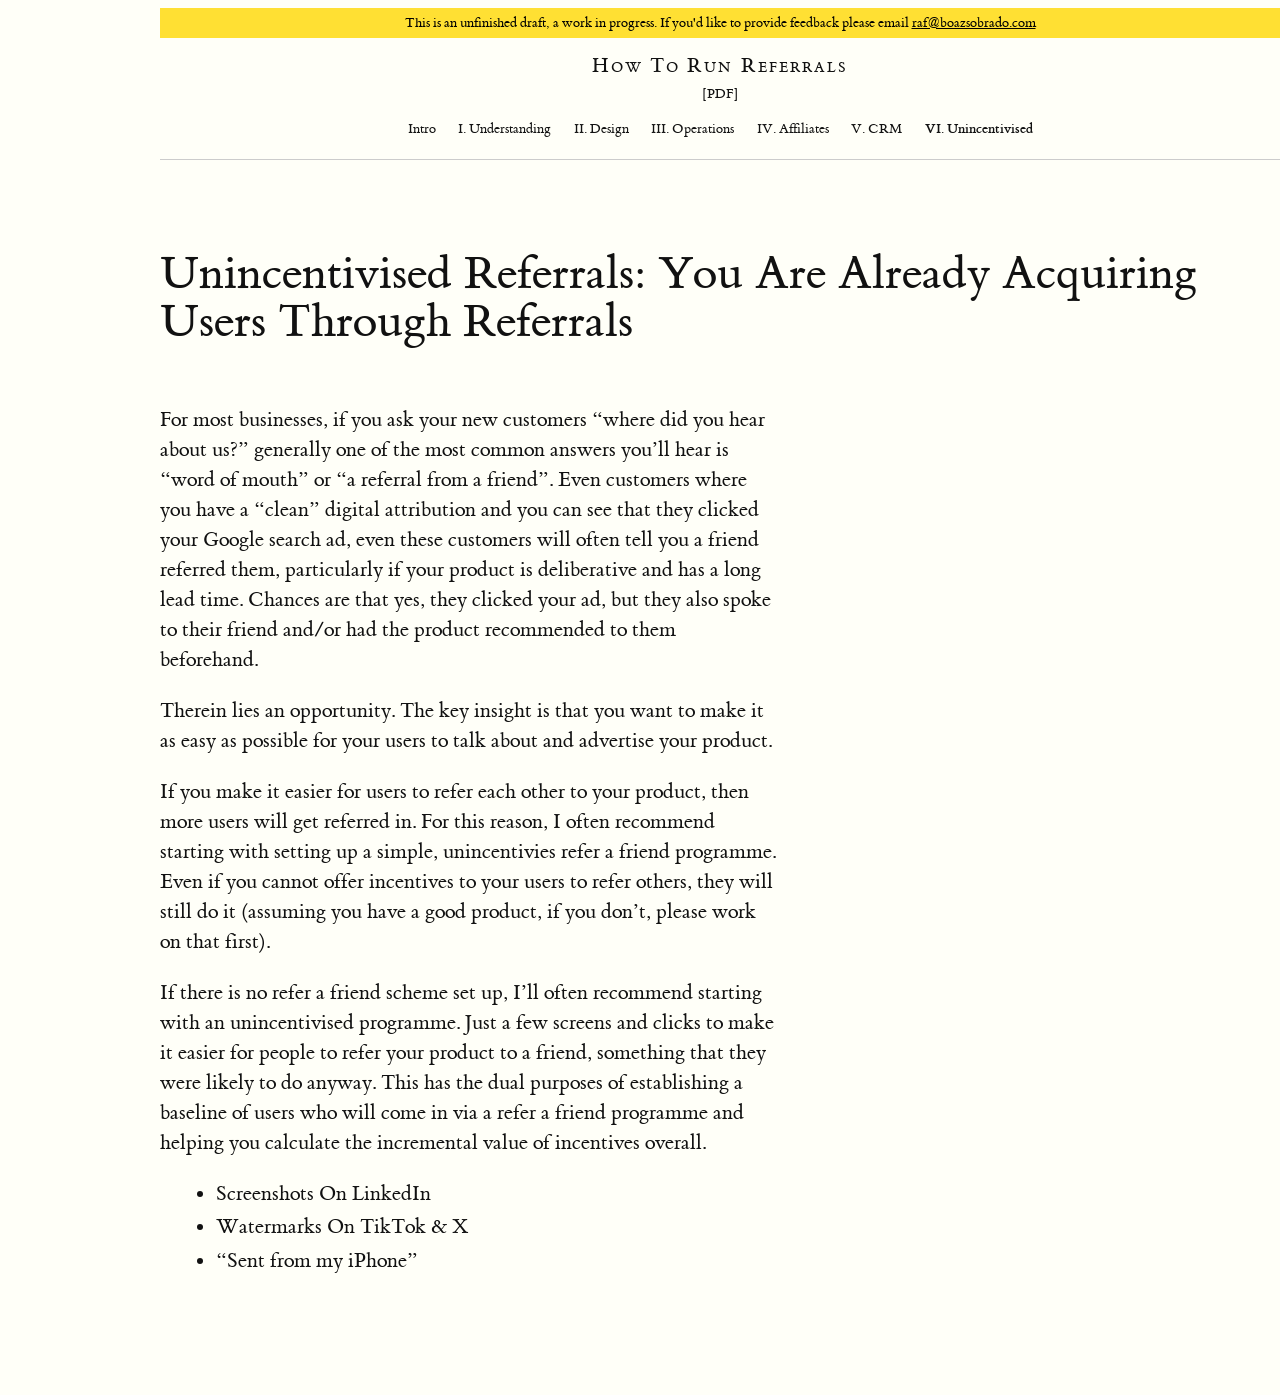
<file: docs/unincentivised-referrals.html>
<!DOCTYPE html>
<html lang="en">
<head>
    <meta charset="utf-8"/>
    <title>Unincentivised Referrals: You Are Already Acquiring Users Through Referrals - How To Run Referrals</title>
    <link rel="stylesheet" href="tufte-css/tufte.css"/>
    <link rel="stylesheet" href="tufte-css/nav.css"/>
    <meta name="viewport" content="width=device-width, initial-scale=1">
</head>
<body>
    <div style="background-color: #ffe033; color: #000; text-align: center; padding: 0.5em 1em; font-size: 0.9em;">
        This is an unfinished draft, a work in progress. If you'd like to provide feedback please email <a href="mailto:raf@boazsobrado.com" style="color: #000; text-decoration: underline;">raf@boazsobrado.com</a>
    </div>
    <nav class="site-nav">
    <div class="nav-container">
        <a href="index.html" class="site-title">How To Run Referrals</a>
        <a href="refer_a_friend.pdf" class="pdf-link">[PDF]</a>
        <input type="checkbox" id="nav-toggle" class="nav-toggle">
        <label for="nav-toggle" class="nav-toggle-label"></label>
        <ul class="chapter-nav">
                        <li><a href="index.html">Intro</a></li>
            <li><a href="understanding-referrals.html">I. Understanding</a></li>
            <li><a href="design-principles.html">II. Design</a></li>
            <li><a href="operations.html">III. Operations</a></li>
            <li><a href="referrals-and-affiliates.html">IV. Affiliates</a></li>
            <li><a href="when-to-reach-out.html">V. CRM</a></li>
            <li><a href="unincentivised-referrals.html" class="current">VI. Unincentivised</a></li>
        </ul>
    </div>
</nav>
    <article>
        <h1>Unincentivised Referrals: You Are Already Acquiring Users Through Referrals</h1>
        <section>
<p>For most businesses, if you ask your new customers “where did you
hear about us?” generally one of the most common answers you’ll hear is
“word of mouth” or “a referral from a friend”. Even customers where you
have a “clean” digital attribution and you can see that they clicked
your Google search ad, even these customers will often tell you a friend
referred them, particularly if your product is deliberative and has a
long lead time. Chances are that yes, they clicked your ad, but they
also spoke to their friend and/or had the product recommended to them
beforehand.</p>
<p>Therein lies an opportunity. The key insight is that you want to make
it as easy as possible for your users to talk about and advertise your
product.</p>
<p>If you make it easier for users to refer each other to your product,
then more users will get referred in. For this reason, I often recommend
starting with setting up a simple, unincentivies refer a friend
programme. Even if you cannot offer incentives to your users to refer
others, they will still do it (assuming you have a good product, if you
don’t, please work on that first).</p>
<p>If there is no refer a friend scheme set up, I’ll often recommend
starting with an unincentivised programme. Just a few screens and clicks
to make it easier for people to refer your product to a friend,
something that they were likely to do anyway. This has the dual purposes
of establishing a baseline of users who will come in via a refer a
friend programme and helping you calculate the incremental value of
incentives overall.</p>
<ul>
<li>Screenshots On LinkedIn</li>
<li>Watermarks On TikTok &amp; X</li>
<li>“Sent from my iPhone”</li>
</ul>

</section>
    </article>
</body>
</html>
</file>
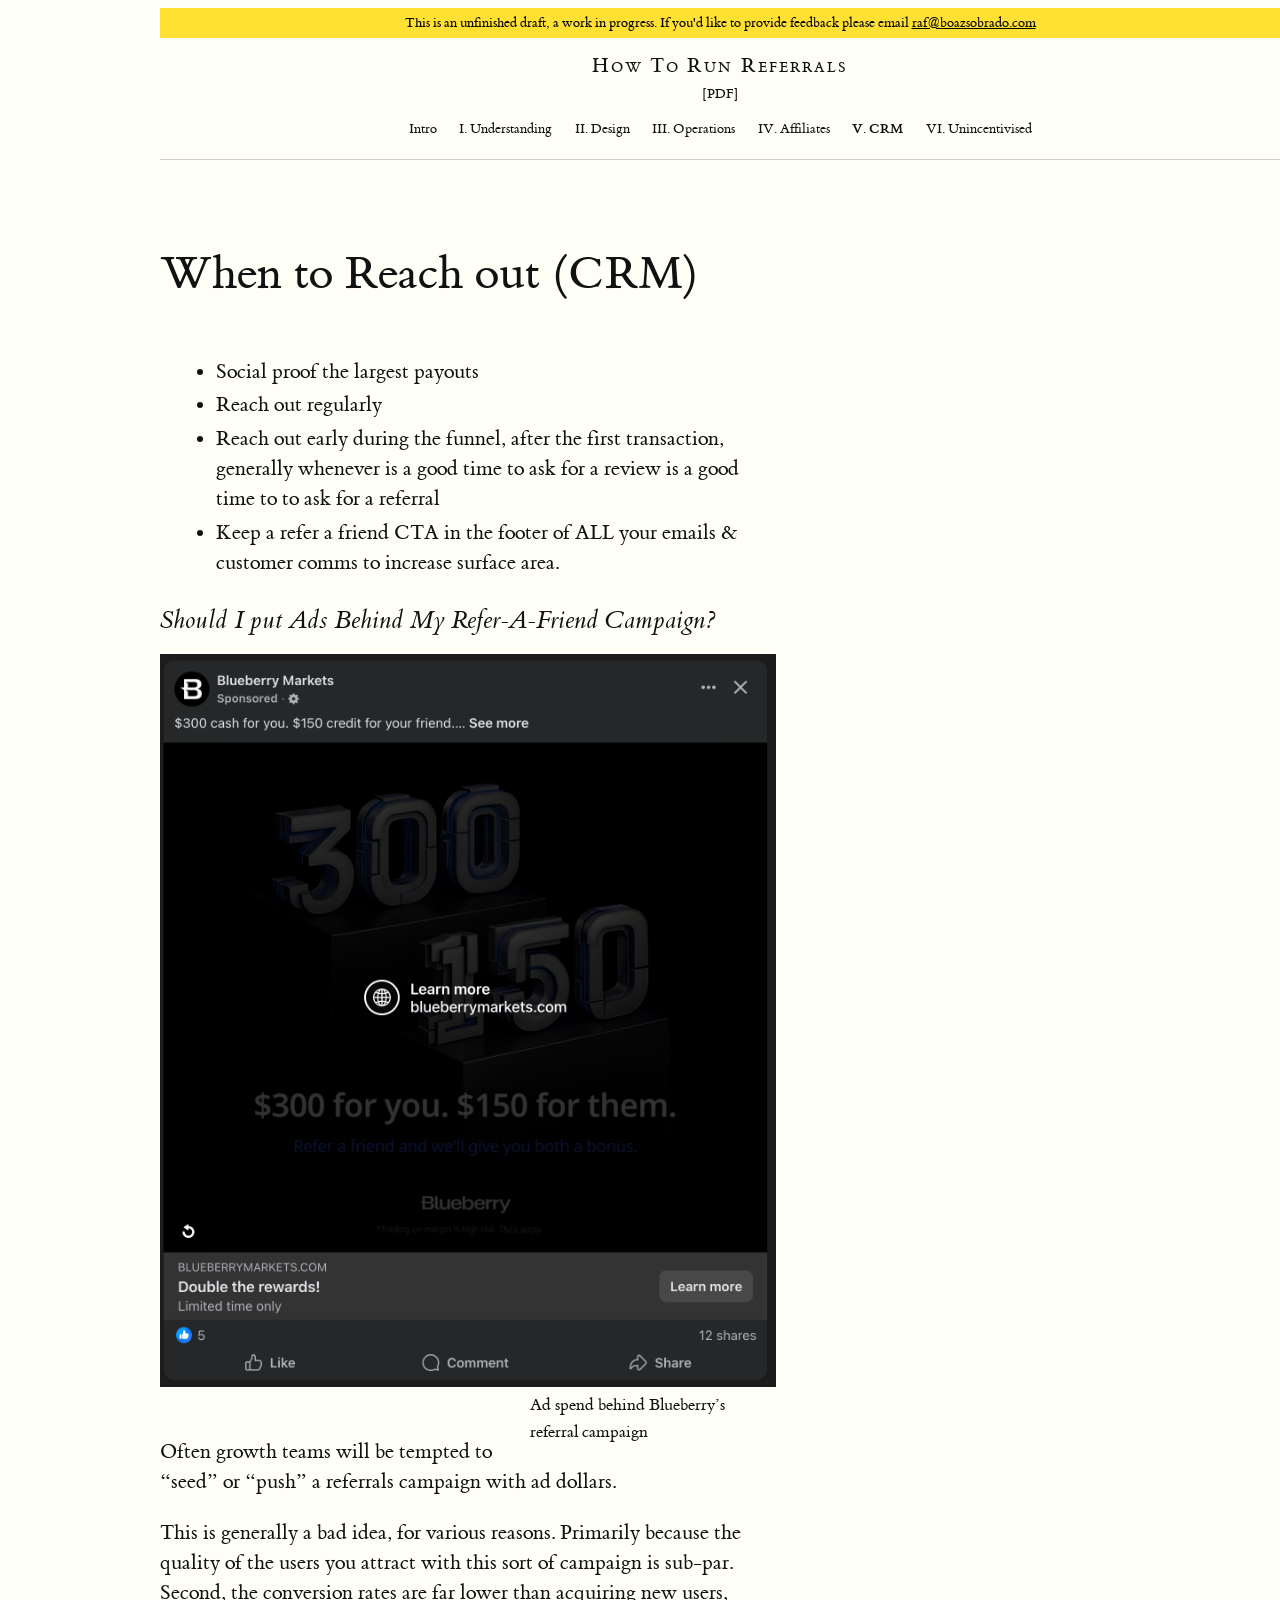
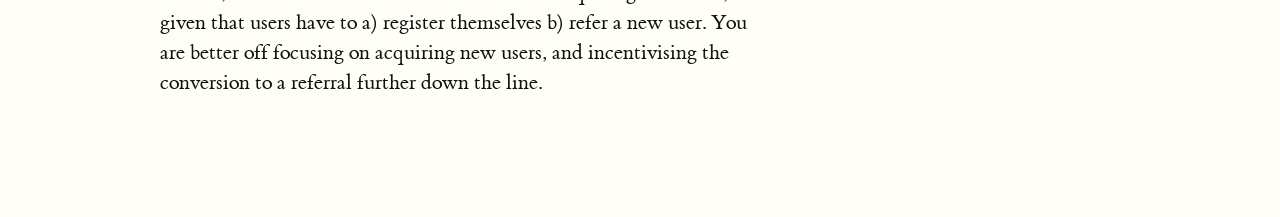
<file: docs/when-to-reach-out.html>
<!DOCTYPE html>
<html lang="en">
<head>
    <meta charset="utf-8"/>
    <title>When to Reach out (CRM) - How To Run Referrals</title>
    <link rel="stylesheet" href="tufte-css/tufte.css"/>
    <link rel="stylesheet" href="tufte-css/nav.css"/>
    <meta name="viewport" content="width=device-width, initial-scale=1">
</head>
<body>
    <div style="background-color: #ffe033; color: #000; text-align: center; padding: 0.5em 1em; font-size: 0.9em;">
        This is an unfinished draft, a work in progress. If you'd like to provide feedback please email <a href="mailto:raf@boazsobrado.com" style="color: #000; text-decoration: underline;">raf@boazsobrado.com</a>
    </div>
    <nav class="site-nav">
    <div class="nav-container">
        <a href="index.html" class="site-title">How To Run Referrals</a>
        <a href="refer_a_friend.pdf" class="pdf-link">[PDF]</a>
        <input type="checkbox" id="nav-toggle" class="nav-toggle">
        <label for="nav-toggle" class="nav-toggle-label"></label>
        <ul class="chapter-nav">
                        <li><a href="index.html">Intro</a></li>
            <li><a href="understanding-referrals.html">I. Understanding</a></li>
            <li><a href="design-principles.html">II. Design</a></li>
            <li><a href="operations.html">III. Operations</a></li>
            <li><a href="referrals-and-affiliates.html">IV. Affiliates</a></li>
            <li><a href="when-to-reach-out.html" class="current">V. CRM</a></li>
            <li><a href="unincentivised-referrals.html">VI. Unincentivised</a></li>
        </ul>
    </div>
</nav>
    <article>
        <h1>When to Reach out (CRM)</h1>
        <section>
<ul>
<li>Social proof the largest payouts</li>
<li>Reach out regularly</li>
<li>Reach out early during the funnel, after the first transaction,
generally whenever is a good time to ask for a review is a good time to
to ask for a referral</li>
<li>Keep a refer a friend CTA in the footer of ALL your emails &amp;
customer comms to increase surface area.</li>
</ul>
<h3 id="should-i-put-ads-behind-my-refer-a-friend-campaign">Should I put
Ads Behind My Refer-A-Friend Campaign?</h3>
<figure>
<img src="img/raf_ad.png"
alt="Ad spend behind Blueberry’s referral campaign" />
<figcaption aria-hidden="true">Ad spend behind Blueberry’s referral
campaign</figcaption>
</figure>
<p>Often growth teams will be tempted to “seed” or “push” a referrals
campaign with ad dollars.</p>
<p>This is generally a bad idea, for various reasons. Primarily because
the quality of the users you attract with this sort of campaign is
sub-par. Second, the conversion rates are far lower than acquiring new
users, given that users have to a) register themselves b) refer a new
user. You are better off focusing on acquiring new users, and
incentivising the conversion to a referral further down the line.</p>

</section>
    </article>
</body>
</html>
</file>
<file: docs/tufte-css/tufte.css>
@charset "UTF-8";

/* Import ET Book styles
   adapted from https://github.com/edwardtufte/et-book/blob/gh-pages/et-book.css */

@font-face {
    font-family: "et-book";
    src: url("et-book/et-book-roman-line-figures/et-book-roman-line-figures.eot");
    src: url("et-book/et-book-roman-line-figures/et-book-roman-line-figures.eot?#iefix") format("embedded-opentype"), url("et-book/et-book-roman-line-figures/et-book-roman-line-figures.woff") format("woff"), url("et-book/et-book-roman-line-figures/et-book-roman-line-figures.ttf") format("truetype"), url("et-book/et-book-roman-line-figures/et-book-roman-line-figures.svg#etbookromanosf") format("svg");
    font-weight: normal;
    font-style: normal;
    font-display: swap;
}

@font-face {
    font-family: "et-book";
    src: url("et-book/et-book-display-italic-old-style-figures/et-book-display-italic-old-style-figures.eot");
    src: url("et-book/et-book-display-italic-old-style-figures/et-book-display-italic-old-style-figures.eot?#iefix") format("embedded-opentype"), url("et-book/et-book-display-italic-old-style-figures/et-book-display-italic-old-style-figures.woff") format("woff"), url("et-book/et-book-display-italic-old-style-figures/et-book-display-italic-old-style-figures.ttf") format("truetype"), url("et-book/et-book-display-italic-old-style-figures/et-book-display-italic-old-style-figures.svg#etbookromanosf") format("svg");
    font-weight: normal;
    font-style: italic;
    font-display: swap;
}

@font-face {
    font-family: "et-book";
    src: url("et-book/et-book-bold-line-figures/et-book-bold-line-figures.eot");
    src: url("et-book/et-book-bold-line-figures/et-book-bold-line-figures.eot?#iefix") format("embedded-opentype"), url("et-book/et-book-bold-line-figures/et-book-bold-line-figures.woff") format("woff"), url("et-book/et-book-bold-line-figures/et-book-bold-line-figures.ttf") format("truetype"), url("et-book/et-book-bold-line-figures/et-book-bold-line-figures.svg#etbookromanosf") format("svg");
    font-weight: bold;
    font-style: normal;
    font-display: swap;
}

@font-face {
    font-family: "et-book-roman-old-style";
    src: url("et-book/et-book-roman-old-style-figures/et-book-roman-old-style-figures.eot");
    src: url("et-book/et-book-roman-old-style-figures/et-book-roman-old-style-figures.eot?#iefix") format("embedded-opentype"), url("et-book/et-book-roman-old-style-figures/et-book-roman-old-style-figures.woff") format("woff"), url("et-book/et-book-roman-old-style-figures/et-book-roman-old-style-figures.ttf") format("truetype"), url("et-book/et-book-roman-old-style-figures/et-book-roman-old-style-figures.svg#etbookromanosf") format("svg");
    font-weight: normal;
    font-style: normal;
    font-display: swap;
}

/* Tufte CSS styles */
html {
    font-size: 15px;
}

body {
    width: 87.5%;
    margin-left: auto;
    margin-right: auto;
    padding-left: 12.5%;
    font-family: et-book, Palatino, "Palatino Linotype", "Palatino LT STD", "Book Antiqua", Georgia, serif;
    background-color: #fffff8;
    color: #111;
    max-width: 1400px;
    counter-reset: sidenote-counter;
}

/* Adds dark mode */
@media (prefers-color-scheme: dark) {
    body {
        background-color: #151515;
        color: #ddd;
    }
}

h1 {
    font-weight: 400;
    margin-top: 4rem;
    margin-bottom: 1.5rem;
    font-size: 3.2rem;
    line-height: 1;
}

h2 {
    font-style: italic;
    font-weight: 400;
    margin-top: 2.1rem;
    margin-bottom: 1.4rem;
    font-size: 2.2rem;
    line-height: 1;
}

h3 {
    font-style: italic;
    font-weight: 400;
    font-size: 1.7rem;
    margin-top: 2rem;
    margin-bottom: 1.4rem;
    line-height: 1;
}

hr {
    display: block;
    height: 1px;
    width: 55%;
    border: 0;
    border-top: 1px solid #ccc;
    margin: 1em 0;
    padding: 0;
}

p.subtitle {
    font-style: italic;
    margin-top: 1rem;
    margin-bottom: 1rem;
    font-size: 1.8rem;
    display: block;
    line-height: 1;
}

.numeral {
    font-family: et-book-roman-old-style;
}

.danger {
    color: red;
}

article {
    padding: 5rem 0rem;
}

section {
    padding-top: 1rem;
    padding-bottom: 1rem;
}

p,
dl,
ol,
ul {
    font-size: 1.4rem;
    line-height: 2rem;
}

p {
    margin-top: 1.4rem;
    margin-bottom: 1.4rem;
    padding-right: 0;
    vertical-align: baseline;
}

/* Chapter Epigraphs */
div.epigraph {
    margin: 5em 0;
}

div.epigraph > blockquote {
    margin-top: 3em;
    margin-bottom: 3em;
}

div.epigraph > blockquote,
div.epigraph > blockquote > p {
    font-style: italic;
}

div.epigraph > blockquote > footer {
    font-style: normal;
}

div.epigraph > blockquote > footer > cite {
    font-style: italic;
}
/* end chapter epigraphs styles */

blockquote {
    font-size: 1.4rem;
}

blockquote p {
    width: 55%;
    margin-right: 40px;
}

blockquote footer {
    width: 55%;
    font-size: 1.1rem;
    text-align: right;
}

section > p,
section > footer,
section > table {
    width: 55%;
}

/* 50 + 5 == 55, to be the same width as paragraph */
section > dl,
section > ol,
section > ul {
    width: 50%;
    -webkit-padding-start: 5%;
}

dt:not(:first-child),
li:not(:first-child) {
    margin-top: 0.25rem;
}

figure {
    padding: 0;
    border: 0;
    font-size: 100%;
    font: inherit;
    vertical-align: baseline;
    max-width: 55%;
    -webkit-margin-start: 0;
    -webkit-margin-end: 0;
    margin: 0 0 3em 0;
}

figcaption {
    float: right;
    clear: right;
    margin-top: 0;
    margin-bottom: 0;
    font-size: 1.1rem;
    line-height: 1.6;
    vertical-align: baseline;
    position: relative;
    max-width: 40%;
}

figure.fullwidth figcaption {
    margin-right: 24%;
}

a:link,
a:visited {
    color: inherit;
    text-underline-offset: 0.1em;
    text-decoration-thickness: 0.05em;
}

/* Sidenotes, margin notes, figures, captions */
img {
    max-width: 100%;
}

.sidenote,
.marginnote {
    float: right;
    clear: right;
    margin-right: -60%;
    width: 50%;
    margin-top: 0.3rem;
    margin-bottom: 0;
    font-size: 1.1rem;
    line-height: 1.3;
    vertical-align: baseline;
    position: relative;
}

.sidenote-number {
    counter-increment: sidenote-counter;
}

.sidenote-number:after,
.sidenote:before {
    font-family: et-book-roman-old-style;
    position: relative;
    vertical-align: baseline;
}

.sidenote-number:after {
    content: counter(sidenote-counter);
    font-size: 1rem;
    top: -0.5rem;
    left: 0.1rem;
}

.sidenote:before {
    content: counter(sidenote-counter) " ";
    font-size: 1rem;
    top: -0.5rem;
}

blockquote .sidenote,
blockquote .marginnote {
    margin-right: -82%;
    min-width: 59%;
    text-align: left;
}

div.fullwidth,
table.fullwidth {
    width: 100%;
}

div.table-wrapper {
    overflow-x: auto;
    font-family: "Trebuchet MS", "Gill Sans", "Gill Sans MT", sans-serif;
}

.sans {
    font-family: "Gill Sans", "Gill Sans MT", Calibri, sans-serif;
    letter-spacing: .03em;
}

code, pre > code {
    font-family: Consolas, "Liberation Mono", Menlo, Courier, monospace;
    font-size: 1.0rem;
    line-height: 1.42;
    -webkit-text-size-adjust: 100%; /* Prevent adjustments of font size after orientation changes in iOS. See https://github.com/edwardtufte/tufte-css/issues/81#issuecomment-261953409 */
}

.sans > code {
    font-size: 1.2rem;
}

h1 > code,
h2 > code,
h3 > code {
    font-size: 0.80em;
}

.marginnote > code,
.sidenote > code {
    font-size: 1rem;
}

pre > code {
    font-size: 0.9rem;
    width: 52.5%;
    margin-left: 2.5%;
    overflow-x: auto;
    display: block;
}

pre.fullwidth > code {
    width: 90%;
}

.fullwidth {
    max-width: 90%;
    clear:both;
}

span.newthought {
    font-variant: small-caps;
    font-size: 1.2em;
}

input.margin-toggle {
    display: none;
}

label.sidenote-number {
    display: inline-block;
    max-height: 2rem; /* should be less than or equal to paragraph line-height */
}

label.margin-toggle:not(.sidenote-number) {
    display: none;
}

.iframe-wrapper {
    position: relative;
    padding-bottom: 56.25%; /* 16:9 */
    padding-top: 25px;
    height: 0;
}

.iframe-wrapper iframe {
    position: absolute;
    top: 0;
    left: 0;
    width: 100%;
    height: 100%;
}

@media (max-width: 760px) {
    body {
        width: 84%;
        padding-left: 8%;
        padding-right: 8%;
    }

    hr,
    section > p,
    section > footer,
    section > table {
        width: 100%;
    }

    pre > code {
        width: 97%;
    }

    section > dl,
    section > ol,
    section > ul {
        width: 90%;
    }

    figure {
        max-width: 100% !important;
    }

    figcaption,
    figure.fullwidth figcaption {
        margin-right: 0%;
        max-width: none;
    }

    blockquote {
        margin-left: 1.5em;
        margin-right: 0em;
    }

    blockquote p,
    blockquote footer {
        width: 100%;
    }

    label.margin-toggle:not(.sidenote-number) {
        display: inline;
    }

    .sidenote,
    .marginnote {
        display: none;
    }

    .margin-toggle:checked + .sidenote,
    .margin-toggle:checked + .marginnote {
        display: block;
        float: left;
        left: 1rem;
        clear: both;
        width: 95%;
        margin: 1rem 2.5%;
        vertical-align: baseline;
        position: relative;
    }

    label {
        cursor: pointer;
    }

    div.table-wrapper,
    table {
        width: 85%;
    }

    img {
        width: 100%;
    }
}
</file>
<file: docs/tufte-css/nav.css>
/* Navigation styles for multi-page Tufte site */
/* Complements tufte.css - same font family and color scheme */

/* ========================================
   Top Navigation Bar
   ======================================== */

.site-nav {
    position: sticky;
    top: 0;
    z-index: 1000;
    background-color: #fffff8;
    border-bottom: 1px solid #ccc;
    padding: 1rem 0;
    font-family: et-book, Palatino, "Palatino Linotype", "Palatino LT STD", "Book Antiqua", Georgia, serif;
}

.nav-container {
    max-width: 1400px;
    margin: 0 auto;
    padding: 0 12.5%;
    text-align: center;
}

/* Site title - centered above chapter links */
.site-title {
    display: block;
    font-size: 1.4rem;
    font-variant: small-caps;
    letter-spacing: 0.1em;
    text-decoration: none;
    color: #111;
    margin-bottom: 0.5rem;
}

.site-title:hover {
    color: #111;
}

/* PDF download link */
.pdf-link {
    display: inline-block;
    font-size: 0.9rem;
    color: #111;
    text-decoration: none;
    margin-bottom: 0.8rem;
}

.pdf-link:hover {
    text-decoration: underline;
}

/* Chapter navigation links */
.chapter-nav {
    display: flex;
    justify-content: center;
    flex-wrap: wrap;
    gap: 0.5rem 1.5rem;
    list-style: none;
    margin: 0;
    padding: 0;
    font-size: 0.95rem;
}

.chapter-nav li {
    margin: 0;
    padding: 0;
}

.chapter-nav a {
    color: #111;
    text-decoration: none;
}

.chapter-nav a:hover {
    text-decoration: underline;
}

/* Current page indicator - bold text */
.chapter-nav .current {
    font-weight: bold;
}

/* ========================================
   Mobile Navigation (Hamburger Menu)
   ======================================== */

/* Hamburger toggle - hidden by default on desktop */
.nav-toggle {
    display: none;
}

.nav-toggle-label {
    display: none;
    cursor: pointer;
    font-size: 1.5rem;
    padding: 0.5rem;
    user-select: none;
}

/* Mobile breakpoint */
@media (max-width: 760px) {
    .nav-container {
        padding: 0 5%;
    }

    .site-title {
        font-size: 1.2rem;
    }

    /* Show hamburger icon */
    .nav-toggle-label {
        display: inline-block;
        margin-top: 0.5rem;
    }

    /* Hide chapter nav by default on mobile */
    .chapter-nav {
        display: none;
        flex-direction: column;
        gap: 0.8rem;
        margin-top: 1rem;
        padding-top: 1rem;
        border-top: 1px solid #ddd;
    }

    /* Show chapter nav when toggle is checked */
    .nav-toggle:checked ~ .chapter-nav {
        display: flex;
    }

    /* Rotate hamburger to X when open */
    .nav-toggle:checked + .nav-toggle-label::before {
        content: "\2715"; /* X symbol */
    }

    .nav-toggle-label::before {
        content: "\2630"; /* Hamburger symbol */
    }
}

/* ========================================
   Chapter Table of Contents (Index Page)
   ======================================== */

.chapter-toc {
    margin: 3rem 0;
    padding: 2rem 0;
    border-top: 1px solid #ccc;
}

.chapter-toc h2 {
    font-style: normal;
    font-variant: small-caps;
    font-size: 1.6rem;
    margin-bottom: 1.5rem;
}

.chapter-toc ol {
    margin: 0;
    padding-left: 0;
    list-style-position: inside;
}

.chapter-toc li {
    margin-bottom: 0.8rem;
    font-size: 1.1rem;
}

.chapter-toc a {
    color: #111;
    text-decoration: none;
}

.chapter-toc a:hover {
    text-decoration: underline;
}

/* ========================================
   Dark Mode Support
   ======================================== */

@media (prefers-color-scheme: dark) {
    .site-nav {
        background-color: #151515;
        border-bottom-color: #333;
    }

    .site-title,
    .pdf-link,
    .chapter-nav a,
    .chapter-toc a {
        color: #ddd;
    }

    .chapter-nav a:hover,
    .chapter-toc a:hover {
        color: #fff;
    }

    .chapter-toc {
        border-top-color: #333;
    }

    .nav-toggle-label {
        color: #ddd;
    }

    @media (max-width: 760px) {
        .chapter-nav {
            border-top-color: #333;
        }
    }
}

/* ========================================
   Adjustments for Tufte article spacing
   ======================================== */

/* Push article content below sticky nav */
body {
    padding-top: 0;
}

/* Ensure first element in article has proper spacing */
article {
    padding-top: 2rem;
}
</file>
<file: tufte-css/tufte.css>
@charset "UTF-8";

/* Import ET Book styles
   adapted from https://github.com/edwardtufte/et-book/blob/gh-pages/et-book.css */

@font-face {
    font-family: "et-book";
    src: url("et-book/et-book-roman-line-figures/et-book-roman-line-figures.eot");
    src: url("et-book/et-book-roman-line-figures/et-book-roman-line-figures.eot?#iefix") format("embedded-opentype"), url("et-book/et-book-roman-line-figures/et-book-roman-line-figures.woff") format("woff"), url("et-book/et-book-roman-line-figures/et-book-roman-line-figures.ttf") format("truetype"), url("et-book/et-book-roman-line-figures/et-book-roman-line-figures.svg#etbookromanosf") format("svg");
    font-weight: normal;
    font-style: normal;
    font-display: swap;
}

@font-face {
    font-family: "et-book";
    src: url("et-book/et-book-display-italic-old-style-figures/et-book-display-italic-old-style-figures.eot");
    src: url("et-book/et-book-display-italic-old-style-figures/et-book-display-italic-old-style-figures.eot?#iefix") format("embedded-opentype"), url("et-book/et-book-display-italic-old-style-figures/et-book-display-italic-old-style-figures.woff") format("woff"), url("et-book/et-book-display-italic-old-style-figures/et-book-display-italic-old-style-figures.ttf") format("truetype"), url("et-book/et-book-display-italic-old-style-figures/et-book-display-italic-old-style-figures.svg#etbookromanosf") format("svg");
    font-weight: normal;
    font-style: italic;
    font-display: swap;
}

@font-face {
    font-family: "et-book";
    src: url("et-book/et-book-bold-line-figures/et-book-bold-line-figures.eot");
    src: url("et-book/et-book-bold-line-figures/et-book-bold-line-figures.eot?#iefix") format("embedded-opentype"), url("et-book/et-book-bold-line-figures/et-book-bold-line-figures.woff") format("woff"), url("et-book/et-book-bold-line-figures/et-book-bold-line-figures.ttf") format("truetype"), url("et-book/et-book-bold-line-figures/et-book-bold-line-figures.svg#etbookromanosf") format("svg");
    font-weight: bold;
    font-style: normal;
    font-display: swap;
}

@font-face {
    font-family: "et-book-roman-old-style";
    src: url("et-book/et-book-roman-old-style-figures/et-book-roman-old-style-figures.eot");
    src: url("et-book/et-book-roman-old-style-figures/et-book-roman-old-style-figures.eot?#iefix") format("embedded-opentype"), url("et-book/et-book-roman-old-style-figures/et-book-roman-old-style-figures.woff") format("woff"), url("et-book/et-book-roman-old-style-figures/et-book-roman-old-style-figures.ttf") format("truetype"), url("et-book/et-book-roman-old-style-figures/et-book-roman-old-style-figures.svg#etbookromanosf") format("svg");
    font-weight: normal;
    font-style: normal;
    font-display: swap;
}

/* Tufte CSS styles */
html {
    font-size: 15px;
}

body {
    width: 87.5%;
    margin-left: auto;
    margin-right: auto;
    padding-left: 12.5%;
    font-family: et-book, Palatino, "Palatino Linotype", "Palatino LT STD", "Book Antiqua", Georgia, serif;
    background-color: #fffff8;
    color: #111;
    max-width: 1400px;
    counter-reset: sidenote-counter;
}

/* Adds dark mode */
@media (prefers-color-scheme: dark) {
    body {
        background-color: #151515;
        color: #ddd;
    }
}

h1 {
    font-weight: 400;
    margin-top: 4rem;
    margin-bottom: 1.5rem;
    font-size: 3.2rem;
    line-height: 1;
}

h2 {
    font-style: italic;
    font-weight: 400;
    margin-top: 2.1rem;
    margin-bottom: 1.4rem;
    font-size: 2.2rem;
    line-height: 1;
}

h3 {
    font-style: italic;
    font-weight: 400;
    font-size: 1.7rem;
    margin-top: 2rem;
    margin-bottom: 1.4rem;
    line-height: 1;
}

hr {
    display: block;
    height: 1px;
    width: 55%;
    border: 0;
    border-top: 1px solid #ccc;
    margin: 1em 0;
    padding: 0;
}

p.subtitle {
    font-style: italic;
    margin-top: 1rem;
    margin-bottom: 1rem;
    font-size: 1.8rem;
    display: block;
    line-height: 1;
}

.numeral {
    font-family: et-book-roman-old-style;
}

.danger {
    color: red;
}

article {
    padding: 5rem 0rem;
}

section {
    padding-top: 1rem;
    padding-bottom: 1rem;
}

p,
dl,
ol,
ul {
    font-size: 1.4rem;
    line-height: 2rem;
}

p {
    margin-top: 1.4rem;
    margin-bottom: 1.4rem;
    padding-right: 0;
    vertical-align: baseline;
}

/* Chapter Epigraphs */
div.epigraph {
    margin: 5em 0;
}

div.epigraph > blockquote {
    margin-top: 3em;
    margin-bottom: 3em;
}

div.epigraph > blockquote,
div.epigraph > blockquote > p {
    font-style: italic;
}

div.epigraph > blockquote > footer {
    font-style: normal;
}

div.epigraph > blockquote > footer > cite {
    font-style: italic;
}
/* end chapter epigraphs styles */

blockquote {
    font-size: 1.4rem;
}

blockquote p {
    width: 55%;
    margin-right: 40px;
}

blockquote footer {
    width: 55%;
    font-size: 1.1rem;
    text-align: right;
}

section > p,
section > footer,
section > table {
    width: 55%;
}

/* 50 + 5 == 55, to be the same width as paragraph */
section > dl,
section > ol,
section > ul {
    width: 50%;
    -webkit-padding-start: 5%;
}

dt:not(:first-child),
li:not(:first-child) {
    margin-top: 0.25rem;
}

figure {
    padding: 0;
    border: 0;
    font-size: 100%;
    font: inherit;
    vertical-align: baseline;
    max-width: 55%;
    -webkit-margin-start: 0;
    -webkit-margin-end: 0;
    margin: 0 0 3em 0;
}

figcaption {
    float: right;
    clear: right;
    margin-top: 0;
    margin-bottom: 0;
    font-size: 1.1rem;
    line-height: 1.6;
    vertical-align: baseline;
    position: relative;
    max-width: 40%;
}

figure.fullwidth figcaption {
    margin-right: 24%;
}

a:link,
a:visited {
    color: inherit;
    text-underline-offset: 0.1em;
    text-decoration-thickness: 0.05em;
}

/* Sidenotes, margin notes, figures, captions */
img {
    max-width: 100%;
}

.sidenote,
.marginnote {
    float: right;
    clear: right;
    margin-right: -60%;
    width: 50%;
    margin-top: 0.3rem;
    margin-bottom: 0;
    font-size: 1.1rem;
    line-height: 1.3;
    vertical-align: baseline;
    position: relative;
}

.sidenote-number {
    counter-increment: sidenote-counter;
}

.sidenote-number:after,
.sidenote:before {
    font-family: et-book-roman-old-style;
    position: relative;
    vertical-align: baseline;
}

.sidenote-number:after {
    content: counter(sidenote-counter);
    font-size: 1rem;
    top: -0.5rem;
    left: 0.1rem;
}

.sidenote:before {
    content: counter(sidenote-counter) " ";
    font-size: 1rem;
    top: -0.5rem;
}

blockquote .sidenote,
blockquote .marginnote {
    margin-right: -82%;
    min-width: 59%;
    text-align: left;
}

div.fullwidth,
table.fullwidth {
    width: 100%;
}

div.table-wrapper {
    overflow-x: auto;
    font-family: "Trebuchet MS", "Gill Sans", "Gill Sans MT", sans-serif;
}

.sans {
    font-family: "Gill Sans", "Gill Sans MT", Calibri, sans-serif;
    letter-spacing: .03em;
}

code, pre > code {
    font-family: Consolas, "Liberation Mono", Menlo, Courier, monospace;
    font-size: 1.0rem;
    line-height: 1.42;
    -webkit-text-size-adjust: 100%; /* Prevent adjustments of font size after orientation changes in iOS. See https://github.com/edwardtufte/tufte-css/issues/81#issuecomment-261953409 */
}

.sans > code {
    font-size: 1.2rem;
}

h1 > code,
h2 > code,
h3 > code {
    font-size: 0.80em;
}

.marginnote > code,
.sidenote > code {
    font-size: 1rem;
}

pre > code {
    font-size: 0.9rem;
    width: 52.5%;
    margin-left: 2.5%;
    overflow-x: auto;
    display: block;
}

pre.fullwidth > code {
    width: 90%;
}

.fullwidth {
    max-width: 90%;
    clear:both;
}

span.newthought {
    font-variant: small-caps;
    font-size: 1.2em;
}

input.margin-toggle {
    display: none;
}

label.sidenote-number {
    display: inline-block;
    max-height: 2rem; /* should be less than or equal to paragraph line-height */
}

label.margin-toggle:not(.sidenote-number) {
    display: none;
}

.iframe-wrapper {
    position: relative;
    padding-bottom: 56.25%; /* 16:9 */
    padding-top: 25px;
    height: 0;
}

.iframe-wrapper iframe {
    position: absolute;
    top: 0;
    left: 0;
    width: 100%;
    height: 100%;
}

@media (max-width: 760px) {
    body {
        width: 84%;
        padding-left: 8%;
        padding-right: 8%;
    }

    hr,
    section > p,
    section > footer,
    section > table {
        width: 100%;
    }

    pre > code {
        width: 97%;
    }

    section > dl,
    section > ol,
    section > ul {
        width: 90%;
    }

    figure {
        max-width: 100% !important;
    }

    figcaption,
    figure.fullwidth figcaption {
        margin-right: 0%;
        max-width: none;
    }

    blockquote {
        margin-left: 1.5em;
        margin-right: 0em;
    }

    blockquote p,
    blockquote footer {
        width: 100%;
    }

    label.margin-toggle:not(.sidenote-number) {
        display: inline;
    }

    .sidenote,
    .marginnote {
        display: none;
    }

    .margin-toggle:checked + .sidenote,
    .margin-toggle:checked + .marginnote {
        display: block;
        float: left;
        left: 1rem;
        clear: both;
        width: 95%;
        margin: 1rem 2.5%;
        vertical-align: baseline;
        position: relative;
    }

    label {
        cursor: pointer;
    }

    div.table-wrapper,
    table {
        width: 85%;
    }

    img {
        width: 100%;
    }
}
</file>
